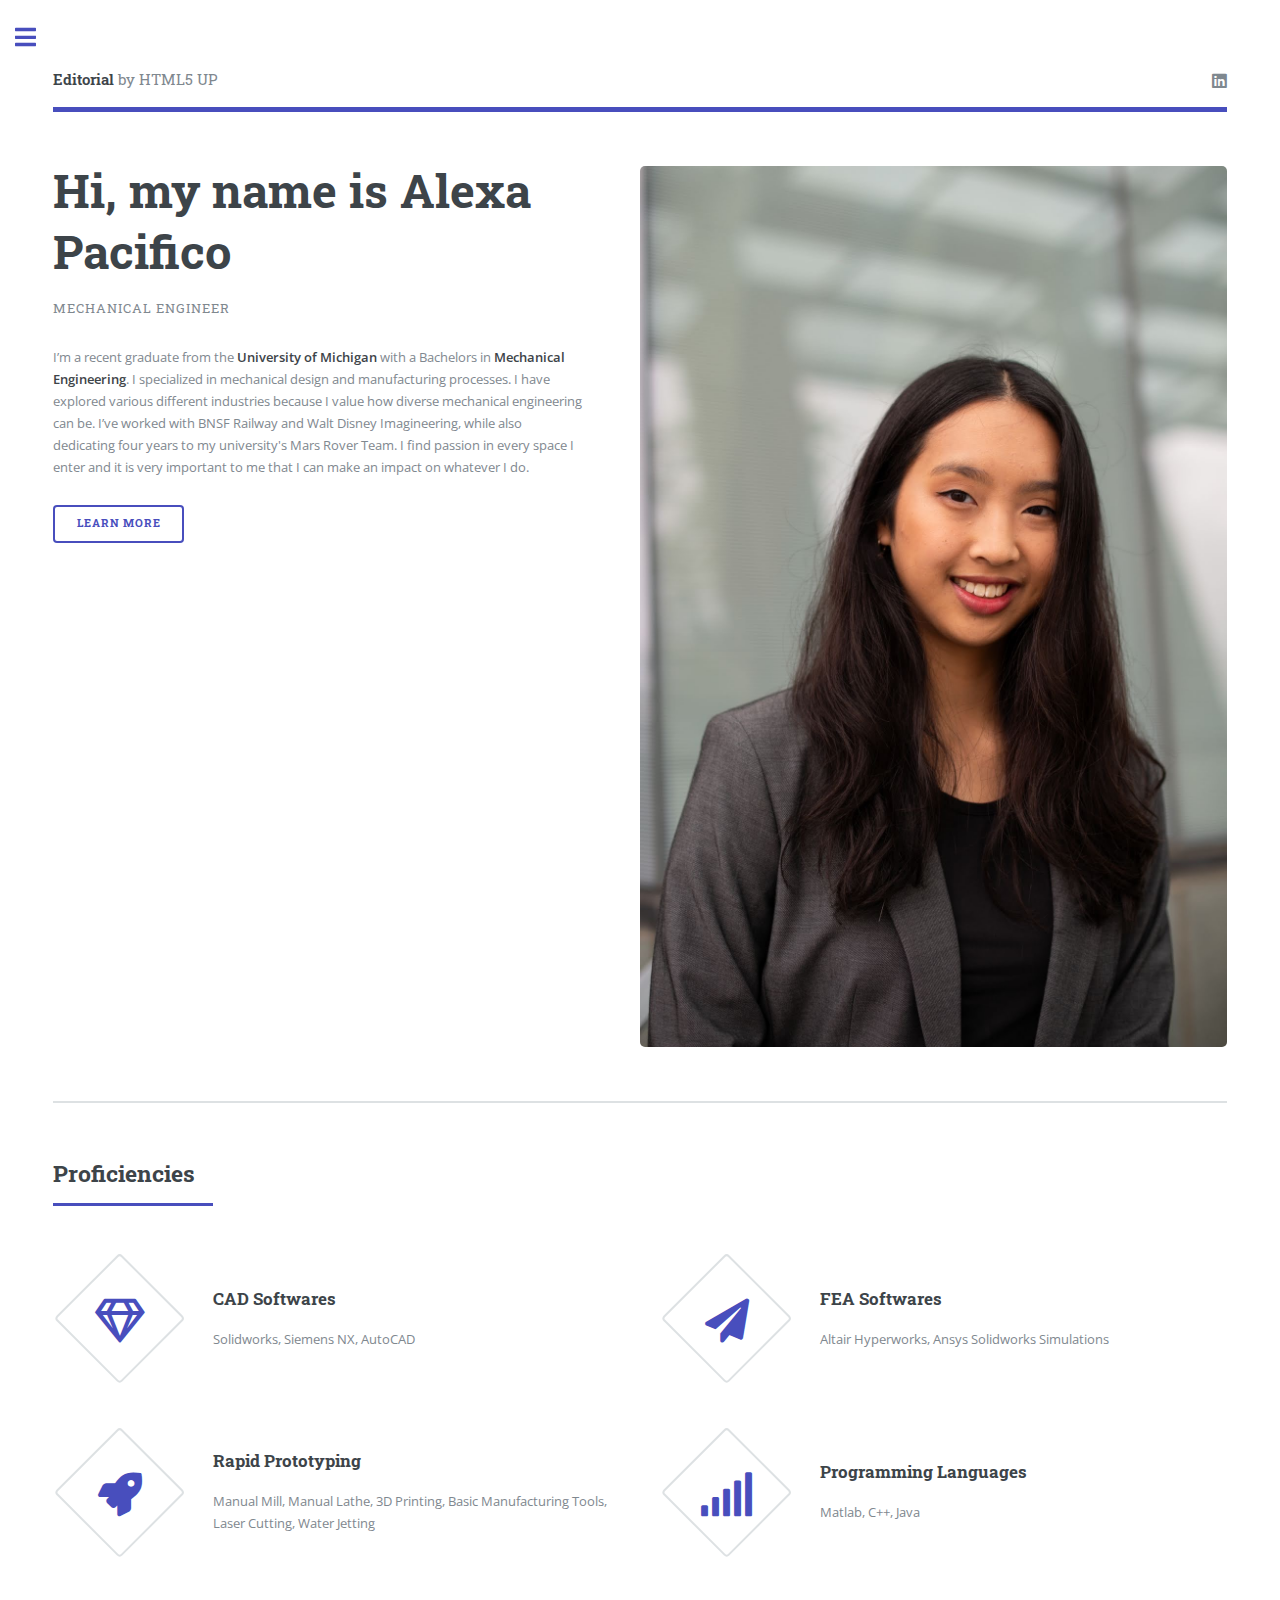
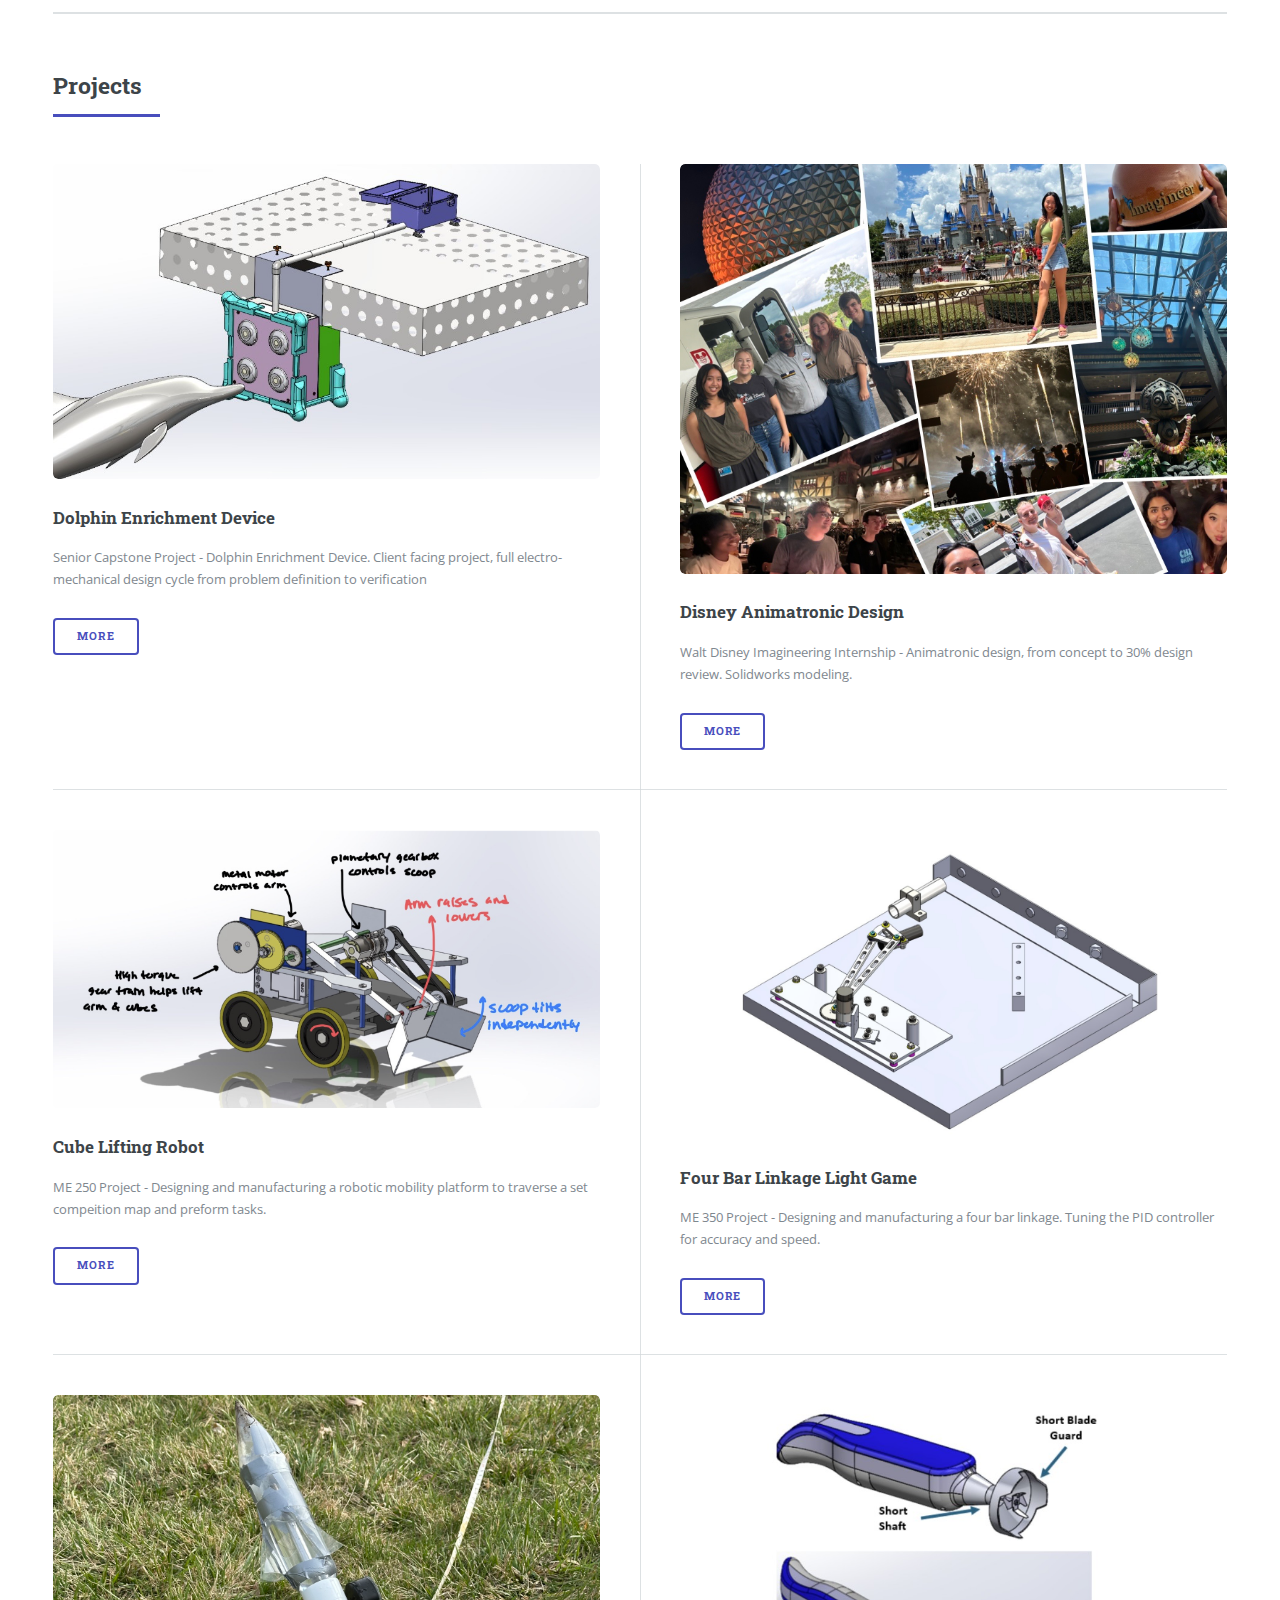
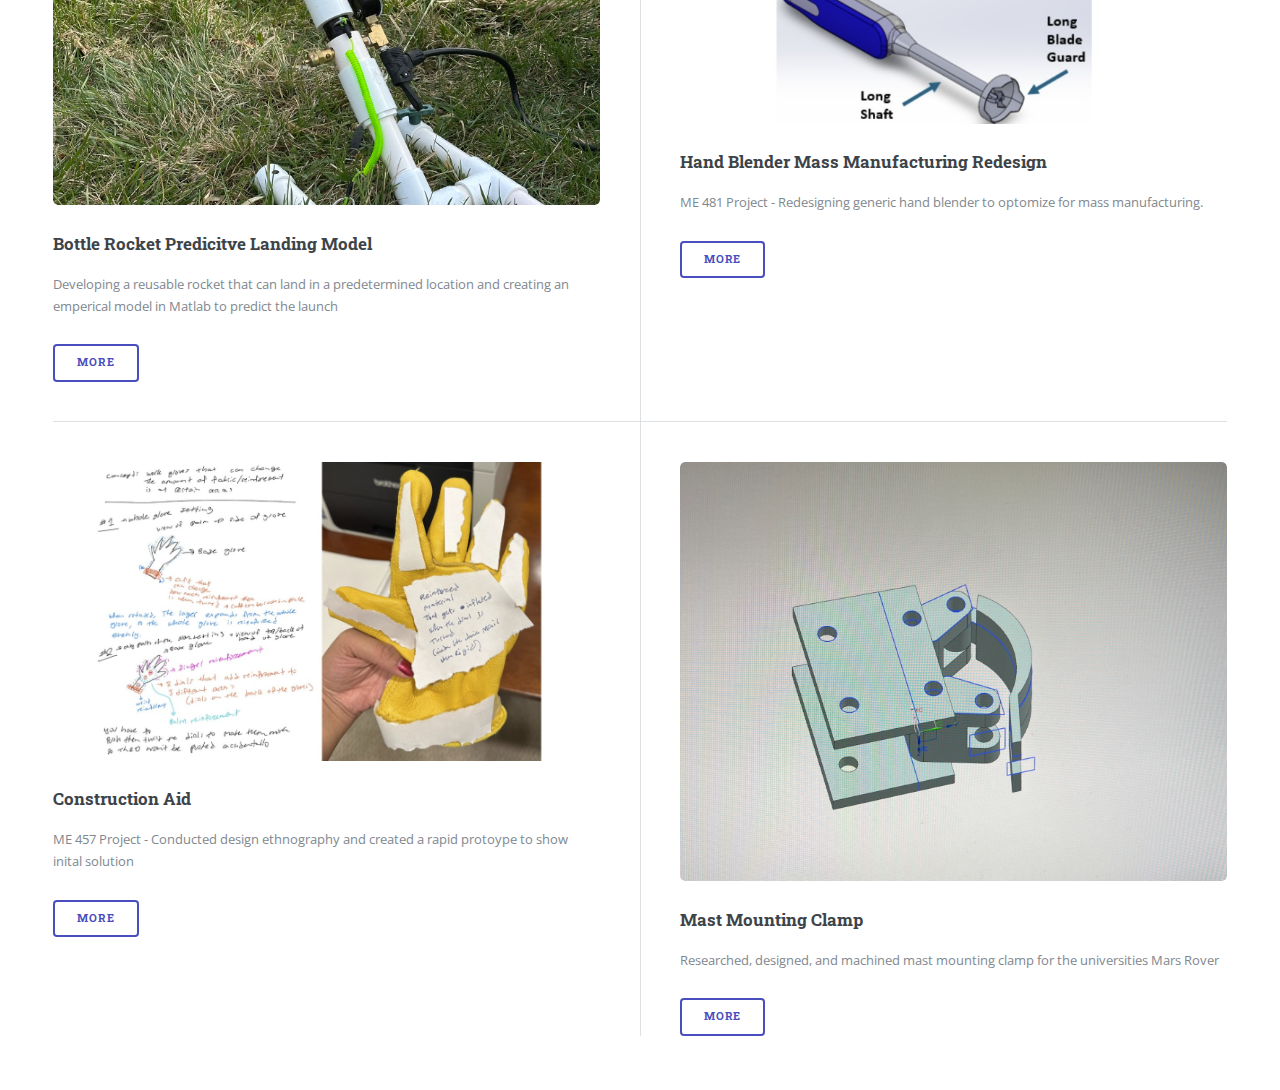
<file: index.html>
<!DOCTYPE HTML>
<!--
	Editorial by HTML5 UP 
	html5up.net | @ajlkn
	Free for personal and commercial use under the CCA 3.0 license (html5up.net/license)
-->
<html>
	<head>
		<title>Alexa's Portfolio - Homepage</title>
		<meta charset="utf-8" />
		<meta name="viewport" content="width=device-width, initial-scale=1, user-scalable=no" />
		<link rel="stylesheet" href="assets/css/main.css" />
	</head>
	<body class="is-preload">

		<!-- Wrapper -->
			<div id="wrapper">

				<!-- Main -->
					<div id="main">
						<div class="inner">

							<!-- Header -->
								<header id="header">
									<a href="index.html" class="logo"><strong>Editorial</strong> by HTML5 UP</a>
									<ul class="icons">
										<!--<li><a href="" class="icon brands fa-twitter"><span class="label">Twitter</span></a></li> -->
										<!-- <li><a href="#" class="icon brands fa-facebook-f"><span class="label">Facebook</span></a></li> -->
										<!-- <li><a href="#" class="icon brands fa-snapchat-ghost"><span class="label">Snapchat</span></a></li> -->
										<!-- <li><a href="#" class="icon brands fa-instagram"><span class="label">Instagram</span></a></li> -->
										<li><a href="https://www.linkedin.com/in/alexa-pacifico-399a3b176/" class="icon brands fa-linkedin"><span class="label">Medium</span></a></li>
									</ul>
								</header>

							<!-- Banner -->
								<section id="banner">
									<div class="content">
										<header>
											<h1>Hi, my name is Alexa Pacifico<br />
											</h1>
											<p>Mechanical Engineer</p>
										</header>
										<p>I’m a recent graduate from the <b>University of Michigan</b> with a Bachelors in <b>Mechanical Engineering</b>. I specialized in mechanical design and manufacturing processes. I have explored various different industries because I value how diverse mechanical engineering can be. I’ve worked with BNSF Railway and Walt Disney Imagineering, while also dedicating four years to my university's Mars Rover Team. I find passion in every space I enter and it is very important to me that I can make an impact on whatever I do. </p>
										<ul class="actions">
											<li><a href="#projects" class="button big">Learn More</a></li>
										</ul>
									</div>
									<span class="image object">
										<img src="images/headshot.jpg" alt="" />
									</span>
								</section>

							<!-- Section -->
								<section>
									<header class="major">
										<h2>Proficiencies</h2>
									</header>
									<div class="features">
										<article>

											<!-- change these icons -->
											<span class="icon fa-gem"></span>
											<div class="content">
												<h3>CAD Softwares</h3>
												<p>Solidworks, Siemens NX, AutoCAD</p>
											</div>
										</article>
										<article>
											<span class="icon solid fa-paper-plane"></span>
											<div class="content">
												<h3>FEA Softwares</h3>
												<p>Altair Hyperworks, Ansys Solidworks Simulations</p>
											</div>
										</article>
										<article>
											<span class="icon solid fa-rocket"></span>
											<div class="content">
												<h3>Rapid Prototyping</h3>
												<p>Manual Mill, Manual Lathe, 3D Printing, Basic Manufacturing Tools, Laser Cutting, Water Jetting</p>
											</div>
										</article>
										<article>
											<span class="icon solid fa-signal"></span>
											<div class="content">
												<h3>Programming Languages</h3>
												<p>Matlab, C++, Java</p>
											</div>
										</article>
									</div>
								</section>

							<!-- Section -->
								<section>
									<header class="major" id="projects">
										<h2>Projects</h2>
									</header>
									<div class="posts">
										<article>
											<a href="Dolphin.html" class="image"><img src="images/dolphin_CAD.jpg" alt="" /></a>
											<h3>Dolphin Enrichment Device</h3>
											<p>Senior Capstone Project - Dolphin Enrichment Device. Client facing project, full electro-mechanical design cycle from problem definition to verification </p>
											<ul class="actions">
												<li><a href="Dolphin.html" class="button">More</a></li>
											</ul>
										</article>
										<article>
											<a href="disney.html" class="image"><img src="images/disney_pic.jpg" alt="" /></a>
											<h3>Disney Animatronic Design</h3>
											<p>Walt Disney Imagineering Internship - Animatronic design, from concept to 30% design review. Solidworks modeling.</p>
											<ul class="actions">
												<li><a href="disney.html" class="button">More</a></li>
											</ul>
										</article>
										<article>
											<a href="250.html" class="image"><img src="images/250_marked_cad.png" alt="" /></a>
											<h3>Cube Lifting Robot</h3>
											<p>ME 250 Project - Designing and manufacturing a robotic mobility platform to traverse a set compeition map and preform tasks.</p>
											<ul class="actions">
												<li><a href="250.html" class="button">More</a></li>
											</ul>
										</article>
										<article>
											<a href="350.html" class="image"><img src="images/350_cad_iso.jpg" alt="" /></a>
											<h3>Four Bar Linkage Light Game</h3>
											<p>ME 350 Project - Designing and manufacturing a four bar linkage. Tuning the PID controller for accuracy and speed.</p>
											<ul class="actions">
												<li><a href="350.html" class="button">More</a></li>
											</ul>
										</article>
										<article>
											<a href="495.html" class="image"><img src="images/rocket.jpg" alt="" /></a>
											<h3>Bottle Rocket Predicitve Landing Model</h3>
											<p>Developing a reusable rocket that can land in a predetermined location and creating an emperical model in Matlab to predict the launch</p>
											<ul class="actions">
												<li><a href="495.html" class="button">More</a></li>
											</ul>
										</article>
										<article>
											<a href="blender.html" class="image"><img src="images/blender_compare.jpg" alt="" /></a>
											<h3>Hand Blender Mass Manufacturing Redesign</h3>
											<p>ME 481 Project - Redesigning generic hand blender to optomize for mass manufacturing. </p>
											<ul class="actions">
												<li><a href="blender.html" class="button">More</a></li>
											</ul>
										</article>
										<article>
											<a href="const.html" class="image"><img src="images/construction_aid.jpg" alt="" /></a>
											<h3>Construction Aid</h3>
											<p>ME 457 Project - Conducted design ethnography and created a rapid protoype to show inital solution</p>
											<ul class="actions">
												<li><a href="const.html" class="button">More</a></li>
											</ul>
										</article>
										<article>
											<a href="mrover.html" class="image"><img src="images/clamp_cad.jpg" alt="" /></a>
											<h3>Mast Mounting Clamp</h3>
											<p>Researched, designed, and machined mast mounting clamp for the universities Mars Rover </p>
											<ul class="actions">
												<li><a href="mrover.html" class="button">More</a></li>
											</ul>
										</article>
									</div>
								</section>

						</div>
					</div>

				<!-- Sidebar -->
					<div id="sidebar">
						<div class="inner">

							<!-- Search -->
								<section id="search" class="alt">
									<form method="post" action="#">
										<input type="text" name="query" id="query" placeholder="Search" />
									</form>
								</section>

							<!-- Menu -->
								<nav id="menu">
									<header class="major">
										<h2>Menu</h2>
									</header>
									<ul>
										<li><a href="index.html">Homepage</a></li>
										
										<li>
											<span class="opener">Projects</span>
											<ul>
												<li><a href="Dolphin.html">Dolphin Enrichment Device</a></li>
												<li><a href="disney.html">Disney Animatronic Design</a></li>
												<li><a href="250.html">Cube Lifting Robot</a></li>
												<li><a href="350.html">Four Bar Linkage Light Game</a></li>
												<li><a href="495.html">Bottle Rocket Predicitve Landing Design</a></li>
												<li><a href="blender.html">Hand Blender Manufacturing Redesign</a></li>
												<li><a href="const.html">Construction Aid</a></li>
												<li><a href="mrover.html">Mast Mounting Clamp</a></li>
											</ul>
										</li>
										<!-- <li><a href="generic.html">Generic</a></li> -->
										<!-- <li><a href="elements.html">Elements</a></li> -->
										<li><a href="resume.html">Resume</a></li>
										<li>
										
									</ul>
								</nav>

							<!-- Section -->
								<section>
									<header class="major">
										<h2>Highlights</h2>
									</header>
									<div class="mini-posts">
										<article>
											<a href="Dolphin.html" class="image"><img src="images/dolphin_CAD.jpg" alt="" /></a>
											<p> <b>Senior Capstone Project - Dolphin Enrichment Device.</b> Client facing project, full electro-mechanical design cycle from problem definition to verification 
											</p>
											
										</article>
										<article>
											<a href="disney.html" class="image"><img src="images/disney_pic.jpg" alt="" /></a>
											<p><b>Walt Disney Imagineering Internship </b> Animatronic design, from concept to 30% design review. Solidworks modeling.</p>
										</article>
										<article>
											<a href="495.html" class="image"><img src="images/rocket_body.jpg" alt="" /></a>
											<p><b>Bottle Rocket</b> developing a reusable rocket that can land in a predetermined location and creating an emperical model in Matlab to predict the launch</p>
										</article>
									</div>
									<ul class="actions">
										<li><a href="#projects" class="button">More</a></li>
									</ul>
								</section>

							<!-- Section -->
								<section>
									<header class="major">
										<h2>Get in touch</h2>
									</header>
									<p>I am currently open to work and would love to hear about any opportunities. Please do not hesitate to reach out!</p>
									<ul class="contact">
										<li class="icon solid fa-home">Currently based in Austin, Tx<br />
										<li class="icon solid fa-envelope"><a href="mailto:https://mail.google.com/mail/?view=cm&fs=1&to=alexapacifico@gmail.com&su=subject_here&body=body_here">alexapacifico@gmail.com</a></li>
										<li class="icon solid fa-phone">(734) 330 - 3423</li>
										
									</ul>
								</section>

							<!-- Footer -->
								<footer id="footer">
									<p class="copyright">&copy; Untitled. All rights reserved. Demo Images: <a href="https://unsplash.com">Unsplash</a>. Design: <a href="https://html5up.net">HTML5 UP</a>.</p>
								</footer>

						</div>
					</div>

			</div>

		<!-- Scripts -->
			<script src="assets/js/jquery.min.js"></script>
			<script src="assets/js/browser.min.js"></script>
			<script src="assets/js/breakpoints.min.js"></script>
			<script src="assets/js/util.js"></script>
			<script src="assets/js/main.js"></script>

	</body>
</html>
</file>
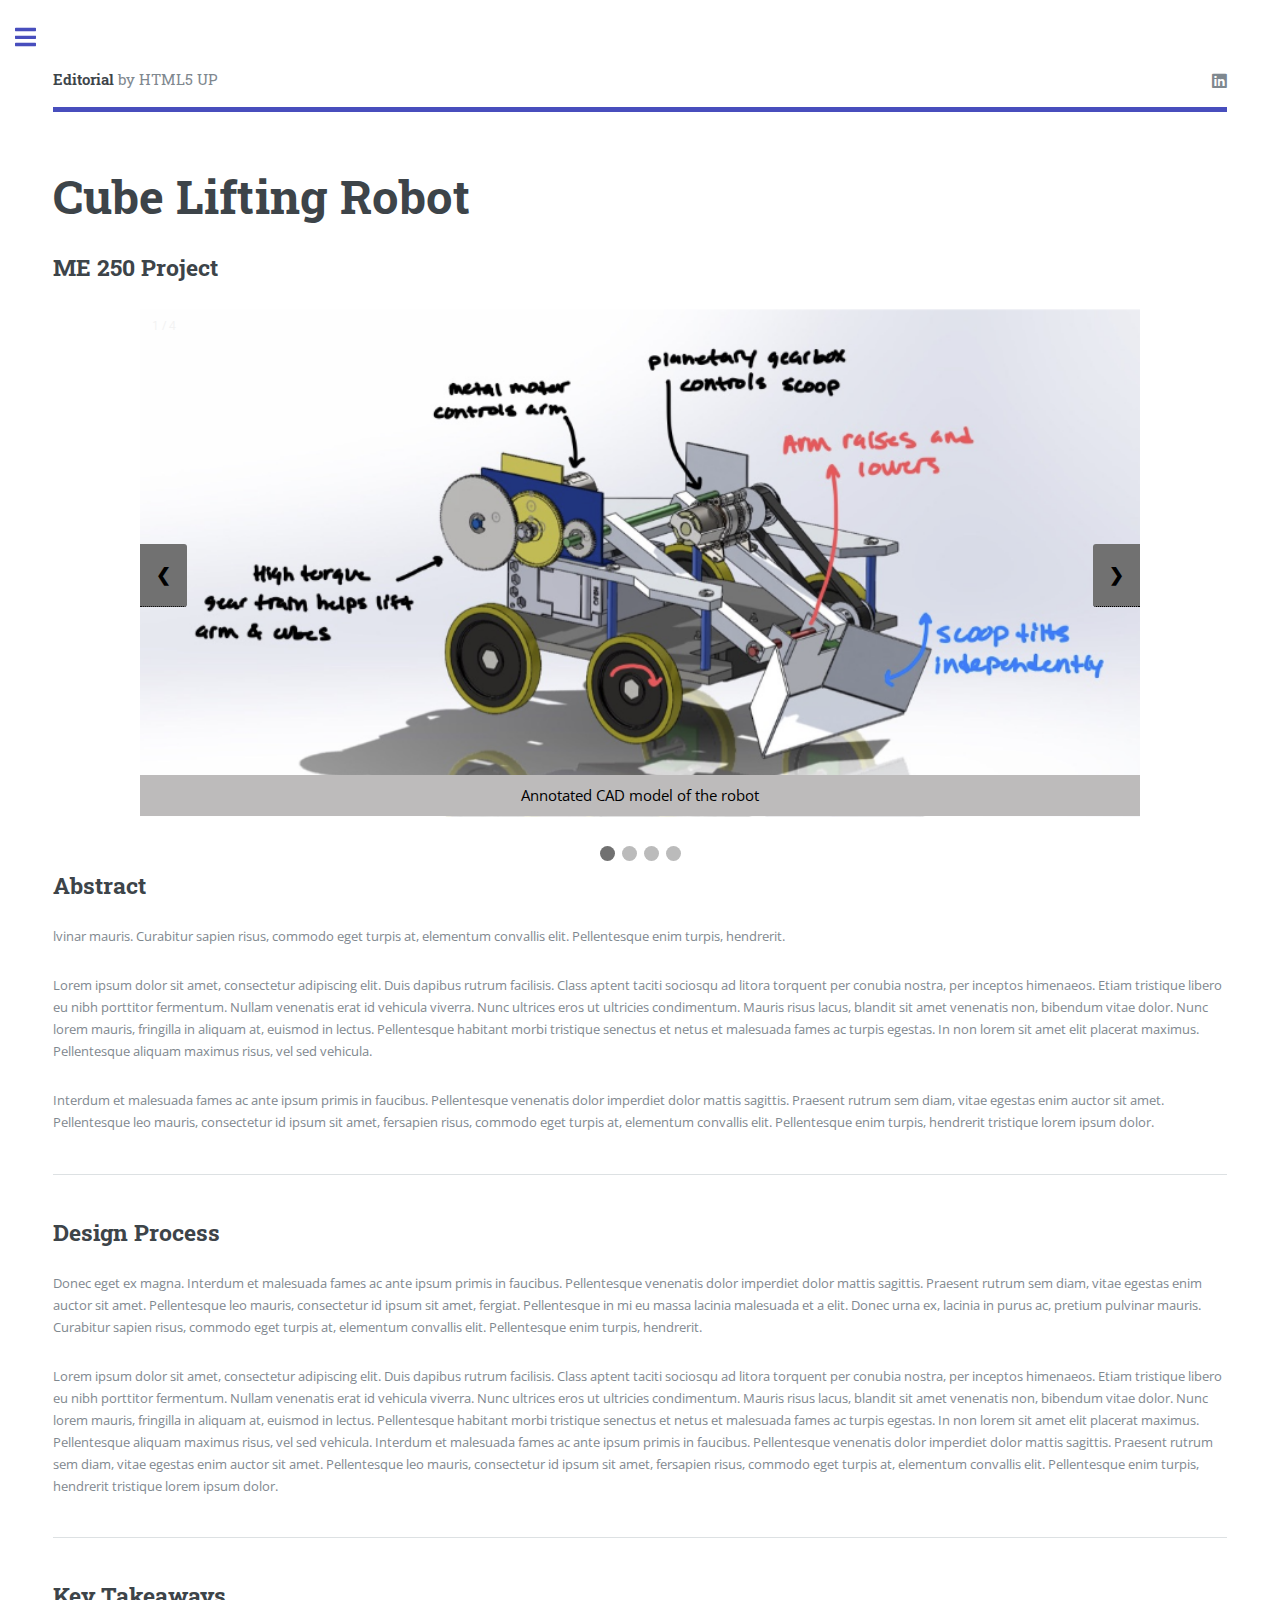
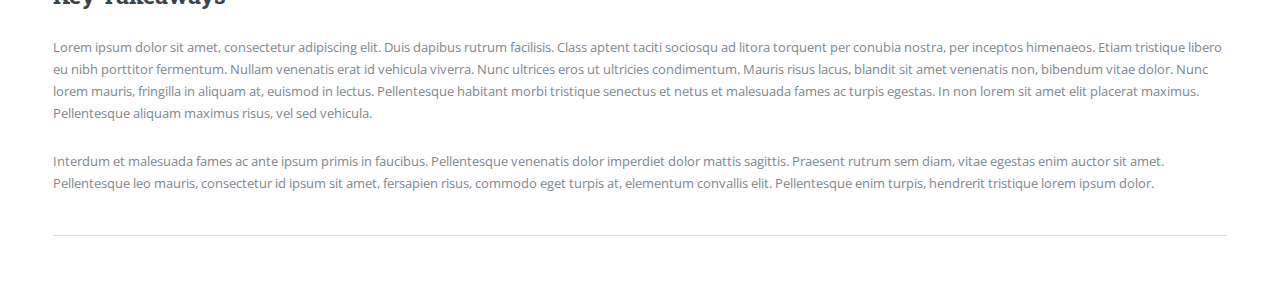
<file: 250.html>
<!DOCTYPE HTML>
<!--
	Editorial by HTML5 UP
	html5up.net | @ajlkn
	Free for personal and commercial use under the CCA 3.0 license (html5up.net/license)
-->
<html>
	<head>
		<title>Dolphin Enrichment Device</title>
		<meta charset="utf-8" />
		<meta name="viewport" content="width=device-width, initial-scale=1, user-scalable=no" />
		<link rel="stylesheet" href="assets/css/main.css" />
	</head>
	<body class="is-preload">

		<!-- Wrapper -->
			<div id="wrapper">

				<!-- Main -->
					<div id="main">
						<div class="inner">

							<!-- Header -->
								<header id="header">
									<a href="index.html" class="logo"><strong>Editorial</strong> by HTML5 UP</a>
									<ul class="icons">
										<!--<li><a href="" class="icon brands fa-twitter"><span class="label">Twitter</span></a></li> -->
										<!-- <li><a href="#" class="icon brands fa-facebook-f"><span class="label">Facebook</span></a></li> -->
										<!-- <li><a href="#" class="icon brands fa-snapchat-ghost"><span class="label">Snapchat</span></a></li> -->
										<!-- <li><a href="#" class="icon brands fa-instagram"><span class="label">Instagram</span></a></li> -->
										<li><a href="https://www.youtube.com/watch?v=xvFZjo5PgG0&list=RDxvFZjo5PgG0&start_radio=1" class="icon brands fa-linkedin"><span class="label">Medium</span></a></li>
									</ul>
								</header>

							<!-- Content -->
								<section>
									<header class="main">
										<h1>Cube Lifting Robot</h1>
                                        <h2>ME 250 Project</h2>
									</header>

									<!-- <span class="image main"><img src="images/pic11.jpg" alt="" /></span> -->
									<!-- Slideshow container -->
									<div class="slideshow-container">

									<!-- Full-width images with number and caption text -->
									<div class="mySlides fade">
										<div class="numbertext">1 / 4</div>
										<img src="images/250_marked_cad.png" style="width:100%">
										<div class="text">Annotated CAD model of the robot</div>
									</div>

									<div class="mySlides fade">
										<div class="numbertext">2 / 4</div>
										<img src="images/250_physical.jpg" style="width:60%">
										<div class="text">Physical Prototype during testing</div>
									</div>

									<div class="mySlides fade">
										<div class="numbertext">3 / 4</div>
										<img src="images/250_testing.jpg" style="width:50%">
										<div class="text">Preliminary Prototype to test for wheel traction</div>
									</div>

									<div class="mySlides fade">
										<div class="numbertext">4 / 4</div>
										<img src="images/pic03.jpg" style="width:100%">
										<div class="text">add video later</div>
									</div>

									<!-- Next and previous buttons -->
									<a class="prev" onclick="plusSlides(-1)">&#10094;</a>
									<a class="next" onclick="plusSlides(1)">&#10095;</a>
									</div>
									<br>

									<!-- The dots/circles -->
									<div style="text-align:center">
									<span class="dot" onclick="currentSlide(1)"></span>
									<span class="dot" onclick="currentSlide(2)"></span>
									<span class="dot" onclick="currentSlide(3)"></span>
									<span class="dot" onclick="currentSlide(4)"></span>
									</div>




									<h2>Abstract</h2>
									<p>lvinar mauris. Curabitur sapien risus, commodo eget turpis at, elementum convallis elit. Pellentesque enim turpis, hendrerit.</p>
									<p>Lorem ipsum dolor sit amet, consectetur adipiscing elit. Duis dapibus rutrum facilisis. Class aptent taciti sociosqu ad litora torquent per conubia nostra, per inceptos himenaeos. Etiam tristique libero eu nibh porttitor fermentum. Nullam venenatis erat id vehicula viverra. Nunc ultrices eros ut ultricies condimentum. Mauris risus lacus, blandit sit amet venenatis non, bibendum vitae dolor. Nunc lorem mauris, fringilla in aliquam at, euismod in lectus. Pellentesque habitant morbi tristique senectus et netus et malesuada fames ac turpis egestas. In non lorem sit amet elit placerat maximus. Pellentesque aliquam maximus risus, vel sed vehicula.</p>
									<p>Interdum et malesuada fames ac ante ipsum primis in faucibus. Pellentesque venenatis dolor imperdiet dolor mattis sagittis. Praesent rutrum sem diam, vitae egestas enim auctor sit amet. Pellentesque leo mauris, consectetur id ipsum sit amet, fersapien risus, commodo eget turpis at, elementum convallis elit. Pellentesque enim turpis, hendrerit tristique lorem ipsum dolor.</p>

									<hr class="major" />

									<h2>Design Process</h2>
									<p>Donec eget ex magna. Interdum et malesuada fames ac ante ipsum primis in faucibus. Pellentesque venenatis dolor imperdiet dolor mattis sagittis. Praesent rutrum sem diam, vitae egestas enim auctor sit amet. Pellentesque leo mauris, consectetur id ipsum sit amet, fergiat. Pellentesque in mi eu massa lacinia malesuada et a elit. Donec urna ex, lacinia in purus ac, pretium pulvinar mauris. Curabitur sapien risus, commodo eget turpis at, elementum convallis elit. Pellentesque enim turpis, hendrerit.</p>
									<p>Lorem ipsum dolor sit amet, consectetur adipiscing elit. Duis dapibus rutrum facilisis. Class aptent taciti sociosqu ad litora torquent per conubia nostra, per inceptos himenaeos. Etiam tristique libero eu nibh porttitor fermentum. Nullam venenatis erat id vehicula viverra. Nunc ultrices eros ut ultricies condimentum. Mauris risus lacus, blandit sit amet venenatis non, bibendum vitae dolor. Nunc lorem mauris, fringilla in aliquam at, euismod in lectus. Pellentesque habitant morbi tristique senectus et netus et malesuada fames ac turpis egestas. In non lorem sit amet elit placerat maximus. Pellentesque aliquam maximus risus, vel sed vehicula. Interdum et malesuada fames ac ante ipsum primis in faucibus. Pellentesque venenatis dolor imperdiet dolor mattis sagittis. Praesent rutrum sem diam, vitae egestas enim auctor sit amet. Pellentesque leo mauris, consectetur id ipsum sit amet, fersapien risus, commodo eget turpis at, elementum convallis elit. Pellentesque enim turpis, hendrerit tristique lorem ipsum dolor.</p>

									<hr class="major" />

									<h2>Key Takeaways</h2>
									<p>Lorem ipsum dolor sit amet, consectetur adipiscing elit. Duis dapibus rutrum facilisis. Class aptent taciti sociosqu ad litora torquent per conubia nostra, per inceptos himenaeos. Etiam tristique libero eu nibh porttitor fermentum. Nullam venenatis erat id vehicula viverra. Nunc ultrices eros ut ultricies condimentum. Mauris risus lacus, blandit sit amet venenatis non, bibendum vitae dolor. Nunc lorem mauris, fringilla in aliquam at, euismod in lectus. Pellentesque habitant morbi tristique senectus et netus et malesuada fames ac turpis egestas. In non lorem sit amet elit placerat maximus. Pellentesque aliquam maximus risus, vel sed vehicula.</p>
									<p>Interdum et malesuada fames ac ante ipsum primis in faucibus. Pellentesque venenatis dolor imperdiet dolor mattis sagittis. Praesent rutrum sem diam, vitae egestas enim auctor sit amet. Pellentesque leo mauris, consectetur id ipsum sit amet, fersapien risus, commodo eget turpis at, elementum convallis elit. Pellentesque enim turpis, hendrerit tristique lorem ipsum dolor.</p>

									<hr class="major" />
<!-- 
									<h2>Lorem aliquam bibendum</h2>
									<p>Donec eget ex magna. Interdum et malesuada fames ac ante ipsum primis in faucibus. Pellentesque venenatis dolor imperdiet dolor mattis sagittis. Praesent rutrum sem diam, vitae egestas enim auctor sit amet. Pellentesque leo mauris, consectetur id ipsum sit amet, fergiat. Pellentesque in mi eu massa lacinia malesuada et a elit. Donec urna ex, lacinia in purus ac, pretium pulvinar mauris. Curabitur sapien risus, commodo eget turpis at, elementum convallis elit. Pellentesque enim turpis, hendrerit.</p>
									<p>Lorem ipsum dolor sit amet, consectetur adipiscing elit. Duis dapibus rutrum facilisis. Class aptent taciti sociosqu ad litora torquent per conubia nostra, per inceptos himenaeos. Etiam tristique libero eu nibh porttitor fermentum. Nullam venenatis erat id vehicula viverra. Nunc ultrices eros ut ultricies condimentum. Mauris risus lacus, blandit sit amet venenatis non, bibendum vitae dolor. Nunc lorem mauris, fringilla in aliquam at, euismod in lectus. Pellentesque habitant morbi tristique senectus et netus et malesuada fames ac turpis egestas. In non lorem sit amet elit placerat maximus. Pellentesque aliquam maximus risus, vel sed vehicula.</p> -->

								</section>

						</div>
					</div>

						<!-- Sidebar -->
					<div id="sidebar">
						<div class="inner">

							<!-- Search -->
								<section id="search" class="alt">
									<form method="post" action="#">
										<input type="text" name="query" id="query" placeholder="Search" />
									</form>
								</section>

							<!-- Menu -->
								<nav id="menu">
									<header class="major">
										<h2>Menu</h2>
									</header>
									<ul>
										<li><a href="index.html">Homepage</a></li>
										
										<li>
											<span class="opener">Projects</span>
											<ul>
												<li><a href="Dolphin.html">Dolphin Enrichment Device</a></li>
												<li><a href="disney.html">Disney Animatronic Design</a></li>
												<li><a href="250.html">Cube Lifting Robot</a></li>
												<li><a href="350.html">Four Bar Linkage Light Game</a></li>
												<li><a href="495.html">Bottle Rocket Predicitve Landing Design</a></li>
												<li><a href="blender.html">Hand Blender Manufacturing Redesign</a></li>
												<li><a href="const.html">Construction Aid</a></li>
												<li><a href="mrover.html">Mast Mounting Clamp</a></li>
											</ul>
										</li>
										<li><a href="generic.html">Generic</a></li>
										<li><a href="elements.html">Elements</a></li>
										<li>
										
									</ul>
								</nav>

							<!-- Section -->
								<section>
									<header class="major">
										<h2>Highlights</h2>
									</header>
									<div class="mini-posts">
										<article>
											<a href="Dolphin.html" class="image"><img src="images/dolphin_CAD.jpg" alt="" /></a>
											<p> <b>Senior Capstone Project - Dolphin Enrichment Device.</b> Client facing project, full electro-mechanical design cycle from problem definition to verification 
											</p>
											
										</article>
										<article>
											<a href="disney.html" class="image"><img src="images/disney_pic.jpg" alt="" /></a>
											<p><b>Walt Disney Imagineering Internship </b> Animatronic design, from concept to 30% design review. Solidworks modeling.</p>
										</article>
										<article>
											<a href="495.html" class="image"><img src="images/rocket_body.jpg" alt="" /></a>
											<p><b>Bottle Rocket</b> developing a reusable rocket that can land in a predetermined location and creating an emperical model in Matlab to predict the launch</p>
										</article>
									</div>
									<ul class="actions">
										<li><a href="#projects" class="button">More</a></li>
									</ul>
								</section>

							<!-- Section -->
								<section>
									<header class="major">
										<h2>Get in touch</h2>
									</header>
									<p>I am currently open to work and would love to hear about any opportunities. Please do not hesitate to reach out!</p>
									<ul class="contact">
										<li class="icon solid fa-home">Currently based in Austin, Tx<br />
										<li class="icon solid fa-envelope"><a href="mailto:https://mail.google.com/mail/?view=cm&fs=1&to=alexapacifico@gmail.com&su=subject_here&body=body_here">alexapacifico@gmail.com</a></li>
										<li class="icon solid fa-phone">(734) 330 - 3423</li>
										
									</ul>
								</section>
							<!-- Footer -->
								<footer id="footer">
									<p class="copyright">&copy; Untitled. All rights reserved. Demo Images: <a href="https://unsplash.com">Unsplash</a>. Design: <a href="https://html5up.net">HTML5 UP</a>.</p>
								</footer>

						</div>
					</div>

			</div>

		<!-- Scripts -->
			<script src="assets/js/jquery.min.js"></script>
			<script src="assets/js/browser.min.js"></script>
			<script src="assets/js/breakpoints.min.js"></script>
			<script src="assets/js/util.js"></script>
			<script src="assets/js/main.js"></script>

	</body>
</html>
</file>
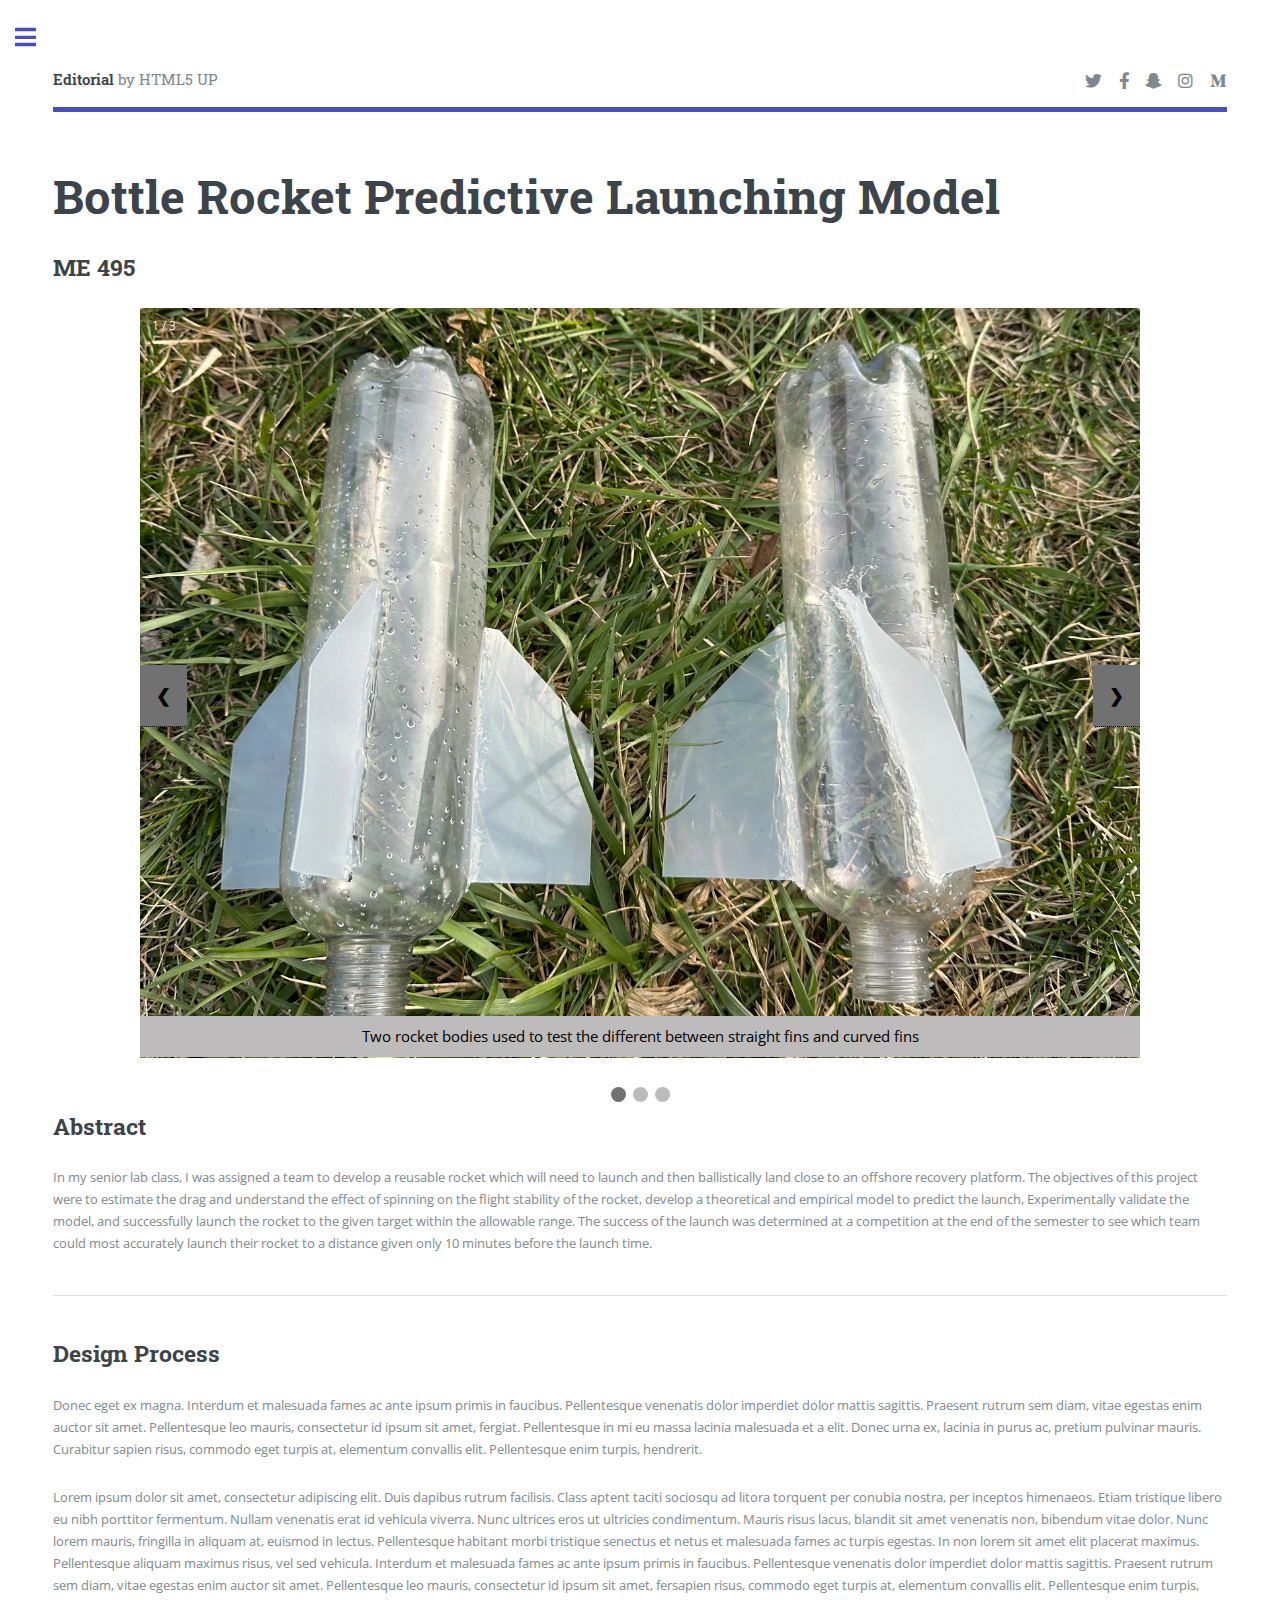
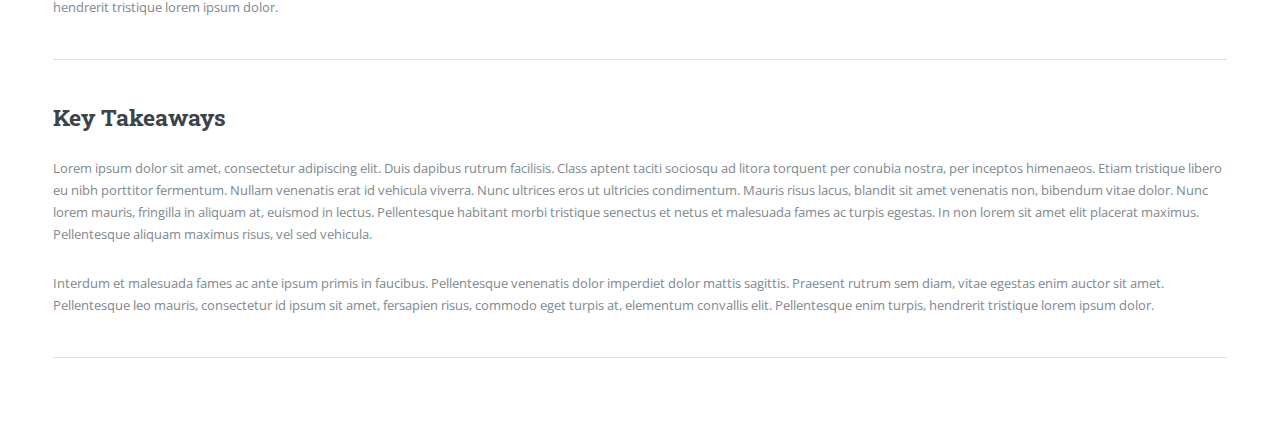
<file: 495.html>
<!DOCTYPE HTML>
<!--
	Editorial by HTML5 UP
	html5up.net | @ajlkn
	Free for personal and commercial use under the CCA 3.0 license (html5up.net/license)
-->
<html>
	<head>
		<title>Dolphin Enrichment Device</title>
		<meta charset="utf-8" />
		<meta name="viewport" content="width=device-width, initial-scale=1, user-scalable=no" />
		<link rel="stylesheet" href="assets/css/main.css" />
	</head>
	<body class="is-preload">

		<!-- Wrapper -->
			<div id="wrapper">

				<!-- Main -->
					<div id="main">
						<div class="inner">

							<!-- Header -->
								<header id="header">
									<a href="index.html" class="logo"><strong>Editorial</strong> by HTML5 UP</a>
									<ul class="icons">
										<li><a href="#" class="icon brands fa-twitter"><span class="label">Twitter</span></a></li>
										<li><a href="#" class="icon brands fa-facebook-f"><span class="label">Facebook</span></a></li>
										<li><a href="#" class="icon brands fa-snapchat-ghost"><span class="label">Snapchat</span></a></li>
										<li><a href="#" class="icon brands fa-instagram"><span class="label">Instagram</span></a></li>
										<li><a href="#" class="icon brands fa-medium-m"><span class="label">Medium</span></a></li>
									</ul>
								</header>

							<!-- Content -->
								<section>
									<header class="main">
										<h1>Bottle Rocket Predictive Launching Model</h1>
										<h2>ME 495</h2>
									</header>

									<!-- <span class="image main"><img src="images/pic11.jpg" alt="" /></span> -->
									<!-- Slideshow container -->
									<div class="slideshow-container">

									<!-- Full-width images with number and caption text -->
									<div class="mySlides fade">
										<div class="numbertext">1 / 3</div>
										<img src="images/rocket_body.jpg" style="width:100%">
										<div class="text">Two rocket bodies used to test the different between straight fins and curved fins</div>
									</div>

									<div class="mySlides fade">
										<div class="numbertext">2 / 3</div>
										<img src="images/IMG_1934.jpg" style="width: 50%">
										<div class="text">Our final design in the launching set up</div>
									</div>

									<div class="mySlides fade">
										<div class="numbertext">3 / 3</div>
										<img src="images/495_rocket_diagram.png" style="width:50%">
										<div class="text">Diagram of the different phases we modeled</div>
									</div>

									

									<!-- Next and previous buttons -->
									<a class="prev" onclick="plusSlides(-1)">&#10094;</a>
									<a class="next" onclick="plusSlides(1)">&#10095;</a>
									</div>
									<br>

									<!-- The dots/circles -->
									<div style="text-align:center">
									<span class="dot" onclick="currentSlide(1)"></span>
									<span class="dot" onclick="currentSlide(2)"></span>
									<span class="dot" onclick="currentSlide(3)"></span>
									
									</div>




									<h2>Abstract</h2>
									<p>In my senior lab class, I was assigned a team to develop a reusable rocket which will need to launch and then ballistically land close to an offshore recovery platform.
                                    The objectives of this project were to estimate the drag  and understand the effect of spinning on the flight stability of the rocket, develop a theoretical and empirical  model to predict the launch, Experimentally validate the model, and successfully launch the rocket to the given target within the allowable range. The success of the launch was determined at a competition at the end of the semester to see which team could most accurately launch their rocket to a distance given only 10 minutes before the launch time.
                                    </p>

									<hr class="major" />

									<h2>Design Process</h2>
									<p>Donec eget ex magna. Interdum et malesuada fames ac ante ipsum primis in faucibus. Pellentesque venenatis dolor imperdiet dolor mattis sagittis. Praesent rutrum sem diam, vitae egestas enim auctor sit amet. Pellentesque leo mauris, consectetur id ipsum sit amet, fergiat. Pellentesque in mi eu massa lacinia malesuada et a elit. Donec urna ex, lacinia in purus ac, pretium pulvinar mauris. Curabitur sapien risus, commodo eget turpis at, elementum convallis elit. Pellentesque enim turpis, hendrerit.</p>
									<p>Lorem ipsum dolor sit amet, consectetur adipiscing elit. Duis dapibus rutrum facilisis. Class aptent taciti sociosqu ad litora torquent per conubia nostra, per inceptos himenaeos. Etiam tristique libero eu nibh porttitor fermentum. Nullam venenatis erat id vehicula viverra. Nunc ultrices eros ut ultricies condimentum. Mauris risus lacus, blandit sit amet venenatis non, bibendum vitae dolor. Nunc lorem mauris, fringilla in aliquam at, euismod in lectus. Pellentesque habitant morbi tristique senectus et netus et malesuada fames ac turpis egestas. In non lorem sit amet elit placerat maximus. Pellentesque aliquam maximus risus, vel sed vehicula. Interdum et malesuada fames ac ante ipsum primis in faucibus. Pellentesque venenatis dolor imperdiet dolor mattis sagittis. Praesent rutrum sem diam, vitae egestas enim auctor sit amet. Pellentesque leo mauris, consectetur id ipsum sit amet, fersapien risus, commodo eget turpis at, elementum convallis elit. Pellentesque enim turpis, hendrerit tristique lorem ipsum dolor.</p>

									<hr class="major" />

									<h2>Key Takeaways</h2>
									<p>Lorem ipsum dolor sit amet, consectetur adipiscing elit. Duis dapibus rutrum facilisis. Class aptent taciti sociosqu ad litora torquent per conubia nostra, per inceptos himenaeos. Etiam tristique libero eu nibh porttitor fermentum. Nullam venenatis erat id vehicula viverra. Nunc ultrices eros ut ultricies condimentum. Mauris risus lacus, blandit sit amet venenatis non, bibendum vitae dolor. Nunc lorem mauris, fringilla in aliquam at, euismod in lectus. Pellentesque habitant morbi tristique senectus et netus et malesuada fames ac turpis egestas. In non lorem sit amet elit placerat maximus. Pellentesque aliquam maximus risus, vel sed vehicula.</p>
									<p>Interdum et malesuada fames ac ante ipsum primis in faucibus. Pellentesque venenatis dolor imperdiet dolor mattis sagittis. Praesent rutrum sem diam, vitae egestas enim auctor sit amet. Pellentesque leo mauris, consectetur id ipsum sit amet, fersapien risus, commodo eget turpis at, elementum convallis elit. Pellentesque enim turpis, hendrerit tristique lorem ipsum dolor.</p>

									<hr class="major" />

									<!-- <h2>Lorem aliquam bibendum</h2>
									<p>Donec eget ex magna. Interdum et malesuada fames ac ante ipsum primis in faucibus. Pellentesque venenatis dolor imperdiet dolor mattis sagittis. Praesent rutrum sem diam, vitae egestas enim auctor sit amet. Pellentesque leo mauris, consectetur id ipsum sit amet, fergiat. Pellentesque in mi eu massa lacinia malesuada et a elit. Donec urna ex, lacinia in purus ac, pretium pulvinar mauris. Curabitur sapien risus, commodo eget turpis at, elementum convallis elit. Pellentesque enim turpis, hendrerit.</p>
									<p>Lorem ipsum dolor sit amet, consectetur adipiscing elit. Duis dapibus rutrum facilisis. Class aptent taciti sociosqu ad litora torquent per conubia nostra, per inceptos himenaeos. Etiam tristique libero eu nibh porttitor fermentum. Nullam venenatis erat id vehicula viverra. Nunc ultrices eros ut ultricies condimentum. Mauris risus lacus, blandit sit amet venenatis non, bibendum vitae dolor. Nunc lorem mauris, fringilla in aliquam at, euismod in lectus. Pellentesque habitant morbi tristique senectus et netus et malesuada fames ac turpis egestas. In non lorem sit amet elit placerat maximus. Pellentesque aliquam maximus risus, vel sed vehicula.</p> -->

								</section>

						</div>
					</div>

						<!-- Sidebar -->
					<div id="sidebar">
						<div class="inner">

							<!-- Search -->
								<section id="search" class="alt">
									<form method="post" action="#">
										<input type="text" name="query" id="query" placeholder="Search" />
									</form>
								</section>

							<!-- Menu -->
								<nav id="menu">
									<header class="major">
										<h2>Menu</h2>
									</header>
									<ul>
										<li><a href="index.html">Homepage</a></li>
										
										<li>
											<span class="opener">Projects</span>
											<ul>
												<li><a href="Dolphin.html">Dolphin Enrichment Device</a></li>
												<li><a href="disney.html">Disney Animatronic Design</a></li>
												<li><a href="250.html">Cube Lifting Robot</a></li>
												<li><a href="350.html">Four Bar Linkage Light Game</a></li>
												<li><a href="495.html">Bottle Rocket Predicitve Landing Design</a></li>
												<li><a href="blender.html">Hand Blender Manufacturing Redesign</a></li>
												<li><a href="const.html">Construction Aid</a></li>
												<li><a href="mrover.html">Mast Mounting Clamp</a></li>
											</ul>
										</li>
										<li><a href="generic.html">Generic</a></li>
										<li><a href="elements.html">Elements</a></li>
										<li>
										
									</ul>
								</nav>

							<!-- Section -->
								<section>
									<header class="major">
										<h2>Highlights</h2>
									</header>
									<div class="mini-posts">
										<article>
											<a href="Dolphin.html" class="image"><img src="images/dolphin_CAD.jpg" alt="" /></a>
											<p> <b>Senior Capstone Project - Dolphin Enrichment Device.</b> Client facing project, full electro-mechanical design cycle from problem definition to verification 
											</p>
											
										</article>
										<article>
											<a href="disney.html" class="image"><img src="images/disney_pic.jpg" alt="" /></a>
											<p><b>Walt Disney Imagineering Internship </b> Animatronic design, from concept to 30% design review. Solidworks modeling.</p>
										</article>
										<article>
											<a href="495.html" class="image"><img src="images/rocket_body.jpg" alt="" /></a>
											<p><b>Bottle Rocket</b> developing a reusable rocket that can land in a predetermined location and creating an emperical model in Matlab to predict the launch</p>
										</article>
									</div>
									<ul class="actions">
										<li><a href="#projects" class="button">More</a></li>
									</ul>
								</section>

							<!-- Section -->
								<section>
									<header class="major">
										<h2>Get in touch</h2>
									</header>
									<p>I am currently open to work and would love to hear about any opportunities. Please do not hesitate to reach out!</p>
									<ul class="contact">
										<li class="icon solid fa-home">Currently based in Austin, Tx<br />
										<li class="icon solid fa-envelope"><a href="mailto:https://mail.google.com/mail/?view=cm&fs=1&to=alexapacifico@gmail.com&su=subject_here&body=body_here">alexapacifico@gmail.com</a></li>
										<li class="icon solid fa-phone">(734) 330 - 3423</li>
										
									</ul>
								</section>
							<!-- Footer -->
								<footer id="footer">
									<p class="copyright">&copy; Untitled. All rights reserved. Demo Images: <a href="https://unsplash.com">Unsplash</a>. Design: <a href="https://html5up.net">HTML5 UP</a>.</p>
								</footer>

						</div>
					</div>

			</div>

		<!-- Scripts -->
			<script src="assets/js/jquery.min.js"></script>
			<script src="assets/js/browser.min.js"></script>
			<script src="assets/js/breakpoints.min.js"></script>
			<script src="assets/js/util.js"></script>
			<script src="assets/js/main.js"></script>

	</body>
</html>
</file>
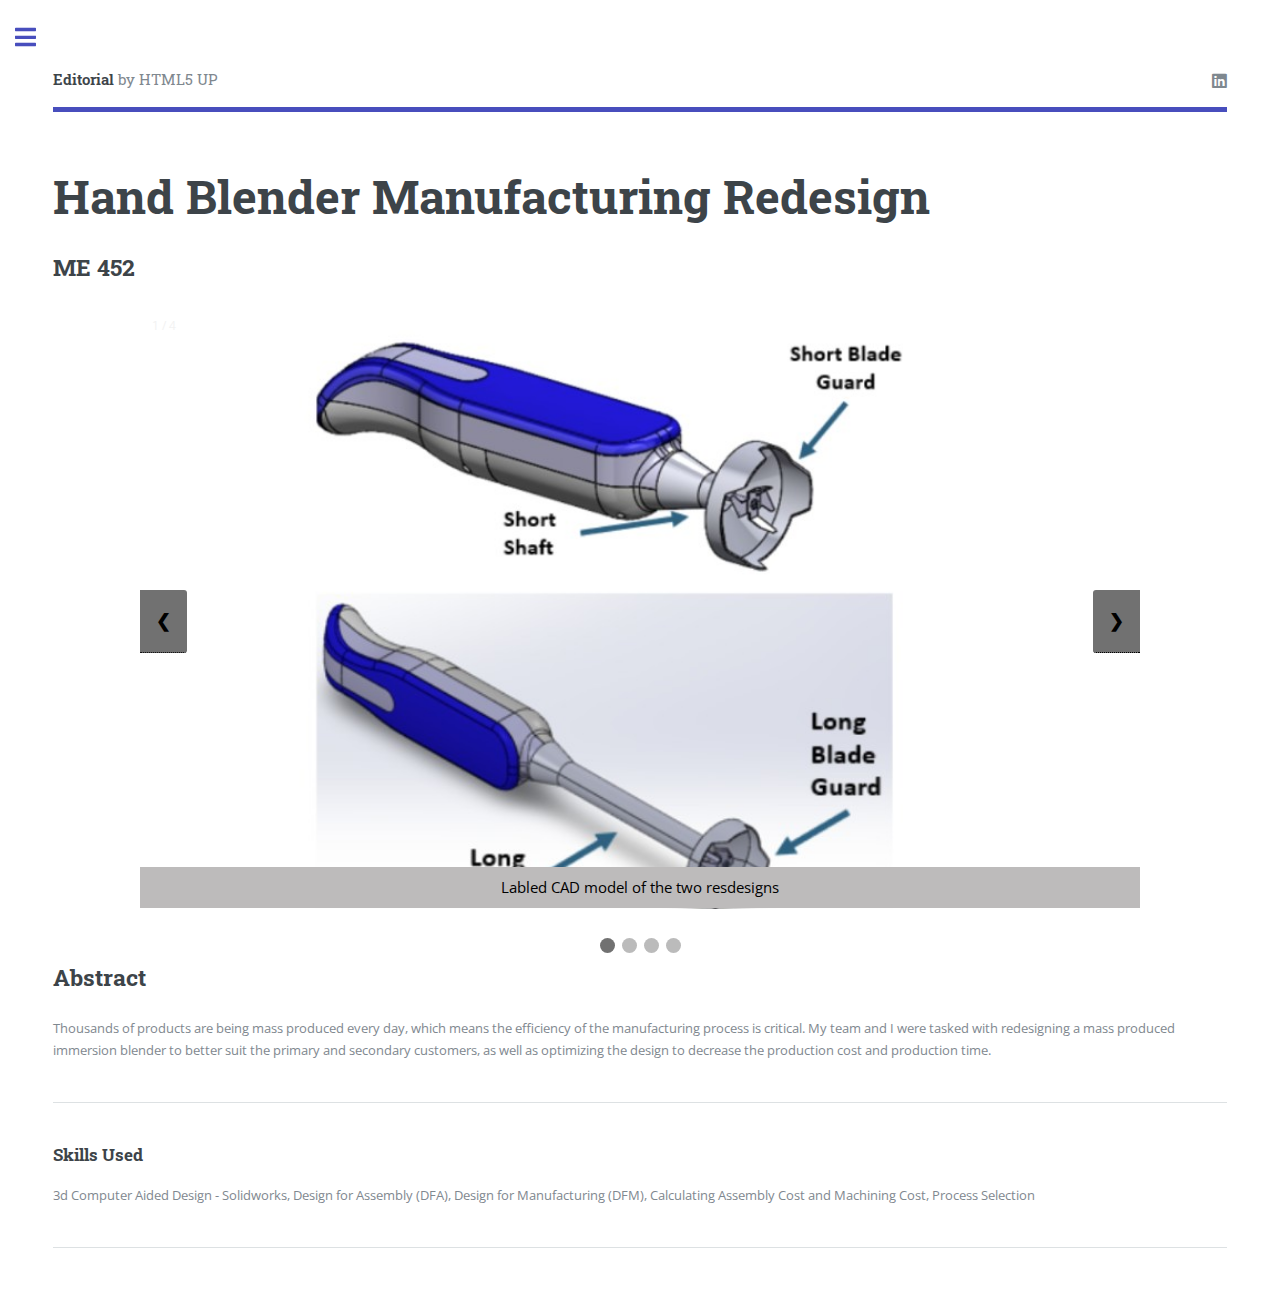
<file: blender.html>
<!DOCTYPE HTML>
<!--
	Editorial by HTML5 UP
	html5up.net | @ajlkn
	Free for personal and commercial use under the CCA 3.0 license (html5up.net/license)
-->
<html>
	<head>
		<title>Alexa's Portfolio - Blender</title>
		<meta charset="utf-8" />
		<meta name="viewport" content="width=device-width, initial-scale=1, user-scalable=no" />
		<link rel="stylesheet" href="assets/css/main.css" />
	</head>
	<body class="is-preload">

		<!-- Wrapper -->
			<div id="wrapper">

				<!-- Main -->
					<div id="main">
						<div class="inner">

							<!-- Header -->
								<header id="header">
									<a href="index.html" class="logo"><strong>Editorial</strong> by HTML5 UP</a>
									<ul class="icons">
										<!--<li><a href="" class="icon brands fa-twitter"><span class="label">Twitter</span></a></li> -->
										<!-- <li><a href="#" class="icon brands fa-facebook-f"><span class="label">Facebook</span></a></li> -->
										<!-- <li><a href="#" class="icon brands fa-snapchat-ghost"><span class="label">Snapchat</span></a></li> -->
										<!-- <li><a href="#" class="icon brands fa-instagram"><span class="label">Instagram</span></a></li> -->
										<li><a href="https://www.linkedin.com/in/alexa-pacifico-399a3b176/" class="icon brands fa-linkedin"><span class="label">Medium</span></a></li>
									</ul>
								</header>

							<!-- Content -->
								<section>
									<header class="main">
										<h1>Hand Blender Manufacturing Redesign</h1>
                                        <h2>ME 452</h2>
									</header>

									<!-- <span class="image main"><img src="images/pic11.jpg" alt="" /></span> -->
									<!-- Slideshow container -->
									<div class="slideshow-container">

									<!-- Full-width images with number and caption text -->
									<div class="mySlides fade">
										<div class="numbertext">1 / 4</div>
										<img src="images/blender_compare.jpg" style="width:100%">
										<div class="text">Labled CAD model of the two resdesigns</div>
									</div>

									<div class="mySlides fade">
										<div class="numbertext">2 / 4</div>
										<img src="images/exploded_view.jpg" style="width:60%">
										<div class="text">The exploded view of the CAD, labeled with numbers referenced in the Final Assembly Schedule</div>
									</div>

									<div class="mySlides fade">
										<div class="numbertext">3 / 4</div>
										<img src="images/assembly_sequence.jpg" style="width:70%">
										<div class="text">The Final Assembly Schedule of the resdesigned hand blender</div>
									</div>

									<div class="mySlides fade">
										<div class="numbertext">4 / 4</div>
										<img src="images/PFAD.jpg" style="width:100%">
										<div class="text">The product family assembly diagram shows that the assembly sequence is efficient because it splits off later in the sequence. </div>
									</div>

									<!-- Next and previous buttons -->
									<a class="prev" onclick="plusSlides(-1)">&#10094;</a>
									<a class="next" onclick="plusSlides(1)">&#10095;</a>
									</div>
									<br>

									<!-- The dots/circles -->
									<div style="text-align:center">
									<span class="dot" onclick="currentSlide(1)"></span>
									<span class="dot" onclick="currentSlide(2)"></span>
									<span class="dot" onclick="currentSlide(3)"></span>
									<span class="dot" onclick="currentSlide(4)"></span>
									</div>




									<h2>Abstract</h2>
									<p>Thousands of products are being mass produced every day, which means the efficiency of the manufacturing process is critical. My team and I were tasked with redesigning a mass produced immersion blender to better suit the primary and secondary customers, as well as optimizing the design to decrease the production cost and production time. </p>
									<hr class="major" />

									<h3>Skills Used</h3>
									<p> 3d Computer Aided Design - Solidworks, Design for Assembly (DFA), Design for Manufacturing (DFM), Calculating Assembly Cost and Machining Cost, Process Selection </p>

									<hr class="major" />

									<!--
									<h2>Design Process</h2>
									<p>Donec eget ex magna. Interdum et malesuada fames ac ante ipsum primis in faucibus. Pellentesque venenatis dolor imperdiet dolor mattis sagittis. Praesent rutrum sem diam, vitae egestas enim auctor sit amet. Pellentesque leo mauris, consectetur id ipsum sit amet, fergiat. Pellentesque in mi eu massa lacinia malesuada et a elit. Donec urna ex, lacinia in purus ac, pretium pulvinar mauris. Curabitur sapien risus, commodo eget turpis at, elementum convallis elit. Pellentesque enim turpis, hendrerit.</p>
									<p>Lorem ipsum dolor sit amet, consectetur adipiscing elit. Duis dapibus rutrum facilisis. Class aptent taciti sociosqu ad litora torquent per conubia nostra, per inceptos himenaeos. Etiam tristique libero eu nibh porttitor fermentum. Nullam venenatis erat id vehicula viverra. Nunc ultrices eros ut ultricies condimentum. Mauris risus lacus, blandit sit amet venenatis non, bibendum vitae dolor. Nunc lorem mauris, fringilla in aliquam at, euismod in lectus. Pellentesque habitant morbi tristique senectus et netus et malesuada fames ac turpis egestas. In non lorem sit amet elit placerat maximus. Pellentesque aliquam maximus risus, vel sed vehicula. Interdum et malesuada fames ac ante ipsum primis in faucibus. Pellentesque venenatis dolor imperdiet dolor mattis sagittis. Praesent rutrum sem diam, vitae egestas enim auctor sit amet. Pellentesque leo mauris, consectetur id ipsum sit amet, fersapien risus, commodo eget turpis at, elementum convallis elit. Pellentesque enim turpis, hendrerit tristique lorem ipsum dolor.</p>

									<hr class="major" />

									<h2>Key Takeaways</h2>
									<p>Lorem ipsum dolor sit amet, consectetur adipiscing elit. Duis dapibus rutrum facilisis. Class aptent taciti sociosqu ad litora torquent per conubia nostra, per inceptos himenaeos. Etiam tristique libero eu nibh porttitor fermentum. Nullam venenatis erat id vehicula viverra. Nunc ultrices eros ut ultricies condimentum. Mauris risus lacus, blandit sit amet venenatis non, bibendum vitae dolor. Nunc lorem mauris, fringilla in aliquam at, euismod in lectus. Pellentesque habitant morbi tristique senectus et netus et malesuada fames ac turpis egestas. In non lorem sit amet elit placerat maximus. Pellentesque aliquam maximus risus, vel sed vehicula.</p>
									<p>Interdum et malesuada fames ac ante ipsum primis in faucibus. Pellentesque venenatis dolor imperdiet dolor mattis sagittis. Praesent rutrum sem diam, vitae egestas enim auctor sit amet. Pellentesque leo mauris, consectetur id ipsum sit amet, fersapien risus, commodo eget turpis at, elementum convallis elit. Pellentesque enim turpis, hendrerit tristique lorem ipsum dolor.</p>

									<hr class="major" />

									<h2>Lorem aliquam bibendum</h2>
									<p>Donec eget ex magna. Interdum et malesuada fames ac ante ipsum primis in faucibus. Pellentesque venenatis dolor imperdiet dolor mattis sagittis. Praesent rutrum sem diam, vitae egestas enim auctor sit amet. Pellentesque leo mauris, consectetur id ipsum sit amet, fergiat. Pellentesque in mi eu massa lacinia malesuada et a elit. Donec urna ex, lacinia in purus ac, pretium pulvinar mauris. Curabitur sapien risus, commodo eget turpis at, elementum convallis elit. Pellentesque enim turpis, hendrerit.</p>
									<p>Lorem ipsum dolor sit amet, consectetur adipiscing elit. Duis dapibus rutrum facilisis. Class aptent taciti sociosqu ad litora torquent per conubia nostra, per inceptos himenaeos. Etiam tristique libero eu nibh porttitor fermentum. Nullam venenatis erat id vehicula viverra. Nunc ultrices eros ut ultricies condimentum. Mauris risus lacus, blandit sit amet venenatis non, bibendum vitae dolor. Nunc lorem mauris, fringilla in aliquam at, euismod in lectus. Pellentesque habitant morbi tristique senectus et netus et malesuada fames ac turpis egestas. In non lorem sit amet elit placerat maximus. Pellentesque aliquam maximus risus, vel sed vehicula.</p> -->

								</section>

						</div>
					</div>

						<!-- Sidebar -->
					<div id="sidebar">
						<div class="inner">

							<!-- Search -->
								<section id="search" class="alt">
									<form method="post" action="#">
										<input type="text" name="query" id="query" placeholder="Search" />
									</form>
								</section>

							<!-- Menu -->
								<nav id="menu">
									<header class="major">
										<h2>Menu</h2>
									</header>
									<ul>
										<li><a href="index.html">Homepage</a></li>
										
										<li>
											<span class="opener">Projects</span>
											<ul>
												<li><a href="Dolphin.html">Dolphin Enrichment Device</a></li>
												<li><a href="disney.html">Disney Animatronic Design</a></li>
												<li><a href="250.html">Cube Lifting Robot</a></li>
												<li><a href="350.html">Four Bar Linkage Light Game</a></li>
												<li><a href="495.html">Bottle Rocket Predicitve Landing Design</a></li>
												<li><a href="blender.html">Hand Blender Manufacturing Redesign</a></li>
												<li><a href="const.html">Construction Aid</a></li>
												<li><a href="mrover.html">Mast Mounting Clamp</a></li>
											</ul>
										</li>
										<!-- <li><a href="generic.html">Generic</a></li> -->
										<!-- <li><a href="elements.html">Elements</a></li> -->
										<li><a href="resume.html">Resume</a></li>
										<li>
										
									</ul>
								</nav>

							<!-- Section -->
								<section>
									<header class="major">
										<h2>Highlights</h2>
									</header>
									<div class="mini-posts">
										<article>
											<a href="Dolphin.html" class="image"><img src="images/dolphin_CAD.jpg" alt="" /></a>
											<p> <b>Senior Capstone Project - Dolphin Enrichment Device.</b> Client facing project, full electro-mechanical design cycle from problem definition to verification 
											</p>
											
										</article>
										<article>
											<a href="disney.html" class="image"><img src="images/disney_pic.jpg" alt="" /></a>
											<p><b>Walt Disney Imagineering Internship </b> Animatronic design, from concept to 30% design review. Solidworks modeling.</p>
										</article>
										<article>
											<a href="495.html" class="image"><img src="images/rocket_body.jpg" alt="" /></a>
											<p><b>Bottle Rocket</b> developing a reusable rocket that can land in a predetermined location and creating an emperical model in Matlab to predict the launch</p>
										</article>
									</div>
									<ul class="actions">
										<li><a href="#projects" class="button">More</a></li>
									</ul>
								</section>

							<!-- Section -->
								<section>
									<header class="major">
										<h2>Get in touch</h2>
									</header>
									<p>I am currently open to work and would love to hear about any opportunities. Please do not hesitate to reach out!</p>
									<ul class="contact">
										<li class="icon solid fa-home">Currently based in Austin, Tx<br />
										<li class="icon solid fa-envelope"><a href="mailto:https://mail.google.com/mail/?view=cm&fs=1&to=alexapacifico@gmail.com&su=subject_here&body=body_here">alexapacifico@gmail.com</a></li>
										<li class="icon solid fa-phone">(734) 330 - 3423</li>
										
									</ul>
								</section>
							<!-- Footer -->
								<footer id="footer">
									<p class="copyright">&copy; Untitled. All rights reserved. Demo Images: <a href="https://unsplash.com">Unsplash</a>. Design: <a href="https://html5up.net">HTML5 UP</a>.</p>
								</footer>

						</div>
					</div>

			</div>

		<!-- Scripts -->
			<script src="assets/js/jquery.min.js"></script>
			<script src="assets/js/browser.min.js"></script>
			<script src="assets/js/breakpoints.min.js"></script>
			<script src="assets/js/util.js"></script>
			<script src="assets/js/main.js"></script>

	</body>
</html>
</file>
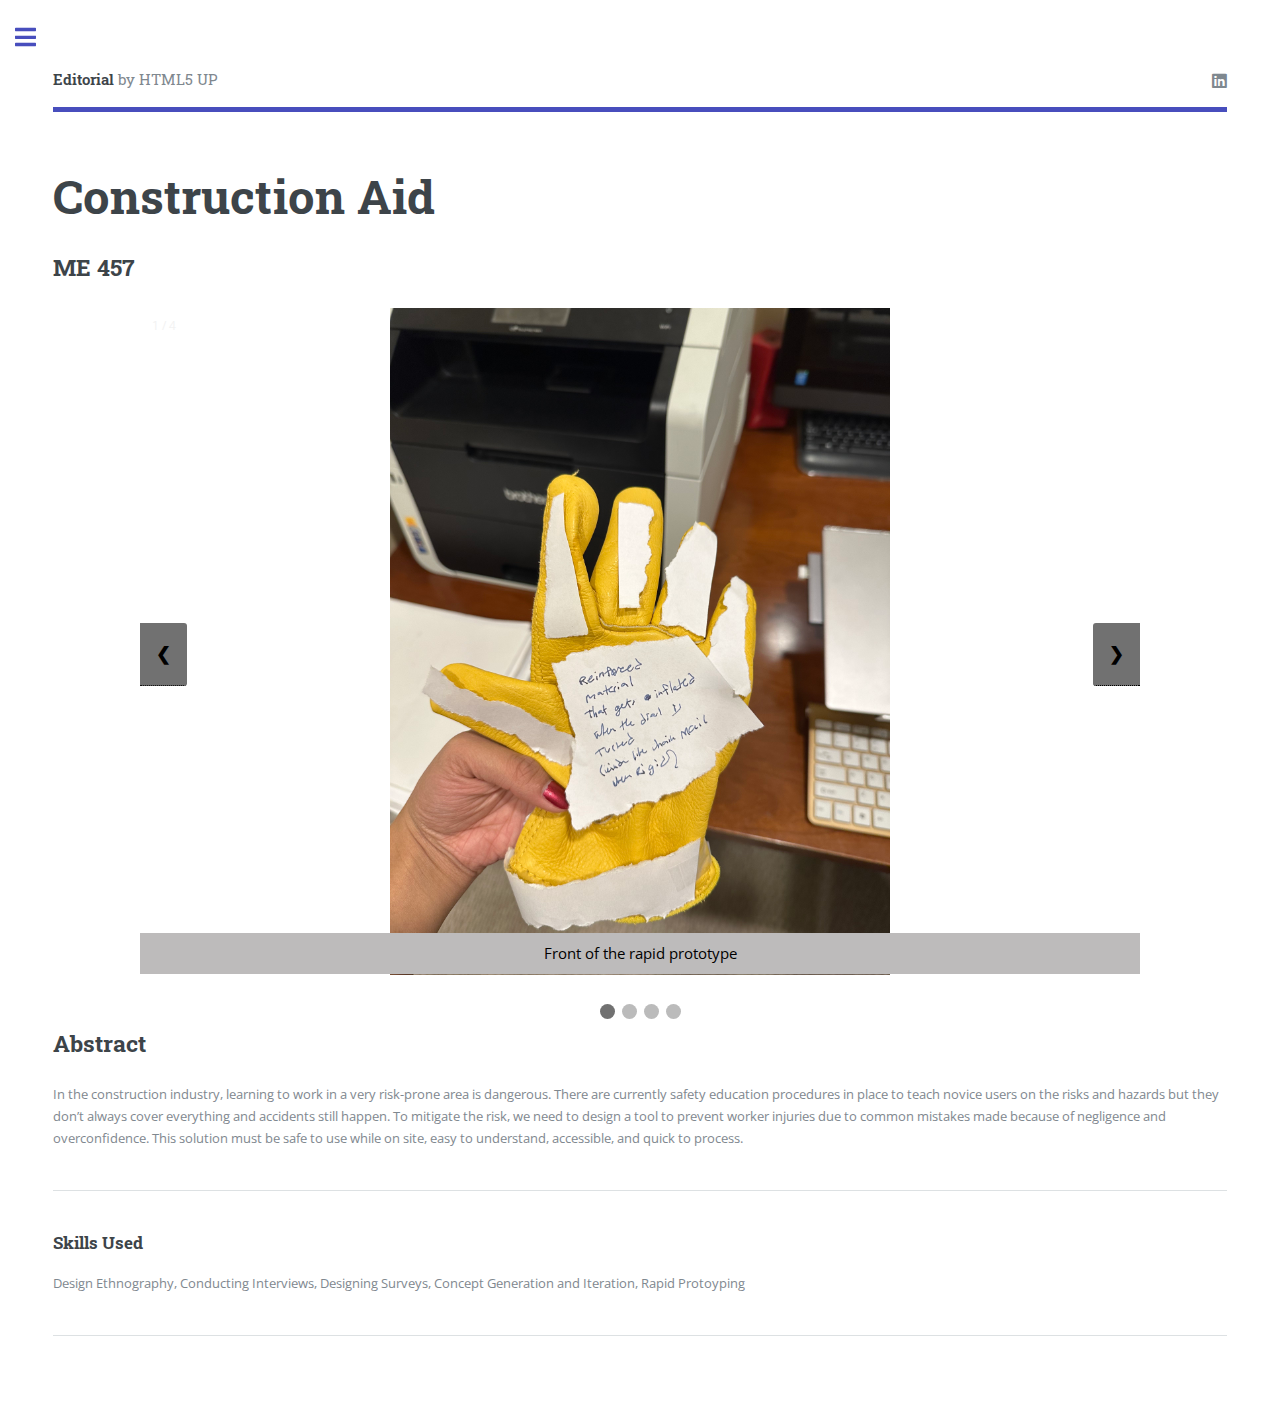
<file: const.html>
<!DOCTYPE HTML>
<!--
	Editorial by HTML5 UP
	html5up.net | @ajlkn
	Free for personal and commercial use under the CCA 3.0 license (html5up.net/license)
-->
<html>
	<head>
		<title>Alexa's Portfolio - Construction Aid</title>
		<meta charset="utf-8" />
		<meta name="viewport" content="width=device-width, initial-scale=1, user-scalable=no" />
		<link rel="stylesheet" href="assets/css/main.css" />
	</head>
	<body class="is-preload">

		<!-- Wrapper -->
			<div id="wrapper">

				<!-- Main -->
					<div id="main">
						<div class="inner">

							<!-- Header -->
								<header id="header">
									<a href="index.html" class="logo"><strong>Editorial</strong> by HTML5 UP</a>
									<ul class="icons">
										<!--<li><a href="" class="icon brands fa-twitter"><span class="label">Twitter</span></a></li> -->
										<!-- <li><a href="#" class="icon brands fa-facebook-f"><span class="label">Facebook</span></a></li> -->
										<!-- <li><a href="#" class="icon brands fa-snapchat-ghost"><span class="label">Snapchat</span></a></li> -->
										<!-- <li><a href="#" class="icon brands fa-instagram"><span class="label">Instagram</span></a></li> -->
										<li><a href="https://www.linkedin.com/in/alexa-pacifico-399a3b176/" class="icon brands fa-linkedin"><span class="label">Medium</span></a></li>
									</ul>
								</header>

							<!-- Content -->
								<section>
									<header class="main">
										<h1>Construction Aid</h1>
                                        <h2>ME 457</h2>
									</header>

									<!-- <span class="image main"><img src="images/pic11.jpg" alt="" /></span> -->
									<!-- Slideshow container -->
									<div class="slideshow-container">

									<!-- Full-width images with number and caption text -->
									<div class="mySlides fade">
										<div class="numbertext">1 / 4</div>
										<img src="images/IMG_9043.jpeg" style="width:50%">
										<div class="text">Front of the rapid prototype</div>
									</div>

									<div class="mySlides fade">
										<div class="numbertext">2 / 4</div>
										<img src="images/IMG_9044.jpeg" style="width:50%">
										<div class="text">Back of the rapid protoype</div>
									</div>

									<div class="mySlides fade">
										<div class="numbertext">3 / 4</div>
										<img src="images/Page1 (6).jpg" style="width:50%">
										<div class="text">One of the pages of concept iterations</div>
									</div>

									<div class="mySlides fade">
										<div class="numbertext">4 / 4</div>
										<img src="images/survey.jpg" style="width:100%">
										<div class="text">Results of one of the questions in the survey I sent out </div>
									</div>

									<!-- Next and previous buttons -->
									<a class="prev" onclick="plusSlides(-1)">&#10094;</a>
									<a class="next" onclick="plusSlides(1)">&#10095;</a>
									</div>
									<br>

									<!-- The dots/circles -->
									<div style="text-align:center">
									<span class="dot" onclick="currentSlide(1)"></span>
									<span class="dot" onclick="currentSlide(2)"></span>
									<span class="dot" onclick="currentSlide(3)"></span>
									<span class="dot" onclick="currentSlide(4)"></span>
									</div>




									<h2>Abstract</h2>
									<p>In the construction industry, learning to work in a very risk-prone area is dangerous. There are currently safety education procedures in place to teach novice users on the risks and hazards but they don’t always cover everything and accidents still happen. To mitigate the risk, we need to design a tool to prevent worker injuries due to common mistakes made because of negligence and overconfidence. This solution must be safe to use while on site, easy to understand, accessible, and quick to process.
                                    </p>
									<hr class="major" />

									<h3>Skills Used</h3>
									<p>Design Ethnography, Conducting Interviews, Designing Surveys, Concept Generation and Iteration, Rapid Protoyping</p>

									<hr class="major" />

									<!--
									<h2>Design Process</h2>
									<p>Donec eget ex magna. Interdum et malesuada fames ac ante ipsum primis in faucibus. Pellentesque venenatis dolor imperdiet dolor mattis sagittis. Praesent rutrum sem diam, vitae egestas enim auctor sit amet. Pellentesque leo mauris, consectetur id ipsum sit amet, fergiat. Pellentesque in mi eu massa lacinia malesuada et a elit. Donec urna ex, lacinia in purus ac, pretium pulvinar mauris. Curabitur sapien risus, commodo eget turpis at, elementum convallis elit. Pellentesque enim turpis, hendrerit.</p>
									<p>Lorem ipsum dolor sit amet, consectetur adipiscing elit. Duis dapibus rutrum facilisis. Class aptent taciti sociosqu ad litora torquent per conubia nostra, per inceptos himenaeos. Etiam tristique libero eu nibh porttitor fermentum. Nullam venenatis erat id vehicula viverra. Nunc ultrices eros ut ultricies condimentum. Mauris risus lacus, blandit sit amet venenatis non, bibendum vitae dolor. Nunc lorem mauris, fringilla in aliquam at, euismod in lectus. Pellentesque habitant morbi tristique senectus et netus et malesuada fames ac turpis egestas. In non lorem sit amet elit placerat maximus. Pellentesque aliquam maximus risus, vel sed vehicula. Interdum et malesuada fames ac ante ipsum primis in faucibus. Pellentesque venenatis dolor imperdiet dolor mattis sagittis. Praesent rutrum sem diam, vitae egestas enim auctor sit amet. Pellentesque leo mauris, consectetur id ipsum sit amet, fersapien risus, commodo eget turpis at, elementum convallis elit. Pellentesque enim turpis, hendrerit tristique lorem ipsum dolor.</p>

									<hr class="major" />

									<h2>Key Takeaways</h2>
									<p>Lorem ipsum dolor sit amet, consectetur adipiscing elit. Duis dapibus rutrum facilisis. Class aptent taciti sociosqu ad litora torquent per conubia nostra, per inceptos himenaeos. Etiam tristique libero eu nibh porttitor fermentum. Nullam venenatis erat id vehicula viverra. Nunc ultrices eros ut ultricies condimentum. Mauris risus lacus, blandit sit amet venenatis non, bibendum vitae dolor. Nunc lorem mauris, fringilla in aliquam at, euismod in lectus. Pellentesque habitant morbi tristique senectus et netus et malesuada fames ac turpis egestas. In non lorem sit amet elit placerat maximus. Pellentesque aliquam maximus risus, vel sed vehicula.</p>
									<p>Interdum et malesuada fames ac ante ipsum primis in faucibus. Pellentesque venenatis dolor imperdiet dolor mattis sagittis. Praesent rutrum sem diam, vitae egestas enim auctor sit amet. Pellentesque leo mauris, consectetur id ipsum sit amet, fersapien risus, commodo eget turpis at, elementum convallis elit. Pellentesque enim turpis, hendrerit tristique lorem ipsum dolor.</p>

									<hr class="major" />

									<h2>Lorem aliquam bibendum</h2>
									<p>Donec eget ex magna. Interdum et malesuada fames ac ante ipsum primis in faucibus. Pellentesque venenatis dolor imperdiet dolor mattis sagittis. Praesent rutrum sem diam, vitae egestas enim auctor sit amet. Pellentesque leo mauris, consectetur id ipsum sit amet, fergiat. Pellentesque in mi eu massa lacinia malesuada et a elit. Donec urna ex, lacinia in purus ac, pretium pulvinar mauris. Curabitur sapien risus, commodo eget turpis at, elementum convallis elit. Pellentesque enim turpis, hendrerit.</p>
									<p>Lorem ipsum dolor sit amet, consectetur adipiscing elit. Duis dapibus rutrum facilisis. Class aptent taciti sociosqu ad litora torquent per conubia nostra, per inceptos himenaeos. Etiam tristique libero eu nibh porttitor fermentum. Nullam venenatis erat id vehicula viverra. Nunc ultrices eros ut ultricies condimentum. Mauris risus lacus, blandit sit amet venenatis non, bibendum vitae dolor. Nunc lorem mauris, fringilla in aliquam at, euismod in lectus. Pellentesque habitant morbi tristique senectus et netus et malesuada fames ac turpis egestas. In non lorem sit amet elit placerat maximus. Pellentesque aliquam maximus risus, vel sed vehicula.</p> -->

								</section>

						</div>
					</div>

						<!-- Sidebar -->
					<div id="sidebar">
						<div class="inner">

							<!-- Search -->
								<section id="search" class="alt">
									<form method="post" action="#">
										<input type="text" name="query" id="query" placeholder="Search" />
									</form>
								</section>

							<!-- Menu -->
								<nav id="menu">
									<header class="major">
										<h2>Menu</h2>
									</header>
									<ul>
										<li><a href="index.html">Homepage</a></li>
										
										<li>
											<span class="opener">Projects</span>
											<ul>
												<li><a href="Dolphin.html">Dolphin Enrichment Device</a></li>
												<li><a href="disney.html">Disney Animatronic Design</a></li>
												<li><a href="250.html">Cube Lifting Robot</a></li>
												<li><a href="350.html">Four Bar Linkage Light Game</a></li>
												<li><a href="495.html">Bottle Rocket Predicitve Landing Design</a></li>
												<li><a href="blender.html">Hand Blender Manufacturing Redesign</a></li>
												<li><a href="const.html">Construction Aid</a></li>
												<li><a href="mrover.html">Mast Mounting Clamp</a></li>
											</ul>
										</li>
										<!-- <li><a href="generic.html">Generic</a></li> -->
										<!-- <li><a href="elements.html">Elements</a></li> -->
										<li><a href="resume.html">Resume</a></li>
										<li>
										
									</ul>
								</nav>

							<!-- Section -->
								<section>
									<header class="major">
										<h2>Highlights</h2>
									</header>
									<div class="mini-posts">
										<article>
											<a href="Dolphin.html" class="image"><img src="images/dolphin_CAD.jpg" alt="" /></a>
											<p> <b>Senior Capstone Project - Dolphin Enrichment Device.</b> Client facing project, full electro-mechanical design cycle from problem definition to verification 
											</p>
											
										</article>
										<article>
											<a href="disney.html" class="image"><img src="images/disney_pic.jpg" alt="" /></a>
											<p><b>Walt Disney Imagineering Internship </b> Animatronic design, from concept to 30% design review. Solidworks modeling.</p>
										</article>
										<article>
											<a href="495.html" class="image"><img src="images/rocket_body.jpg" alt="" /></a>
											<p><b>Bottle Rocket</b> developing a reusable rocket that can land in a predetermined location and creating an emperical model in Matlab to predict the launch</p>
										</article>
									</div>
									<ul class="actions">
										<li><a href="#projects" class="button">More</a></li>
									</ul>
								</section>

							<!-- Section -->
								<section>
									<header class="major">
										<h2>Get in touch</h2>
									</header>
									<p>I am currently open to work and would love to hear about any opportunities. Please do not hesitate to reach out!</p>
									<ul class="contact">
										<li class="icon solid fa-home">Currently based in Austin, Tx<br />
										<li class="icon solid fa-envelope"><a href="mailto:https://mail.google.com/mail/?view=cm&fs=1&to=alexapacifico@gmail.com&su=subject_here&body=body_here">alexapacifico@gmail.com</a></li>
										<li class="icon solid fa-phone">(734) 330 - 3423</li>
										
									</ul>
								</section>
							<!-- Footer -->
								<footer id="footer">
									<p class="copyright">&copy; Untitled. All rights reserved. Demo Images: <a href="https://unsplash.com">Unsplash</a>. Design: <a href="https://html5up.net">HTML5 UP</a>.</p>
								</footer>

						</div>
					</div>

			</div>

		<!-- Scripts -->
			<script src="assets/js/jquery.min.js"></script>
			<script src="assets/js/browser.min.js"></script>
			<script src="assets/js/breakpoints.min.js"></script>
			<script src="assets/js/util.js"></script>
			<script src="assets/js/main.js"></script>

	</body>
</html>
</file>
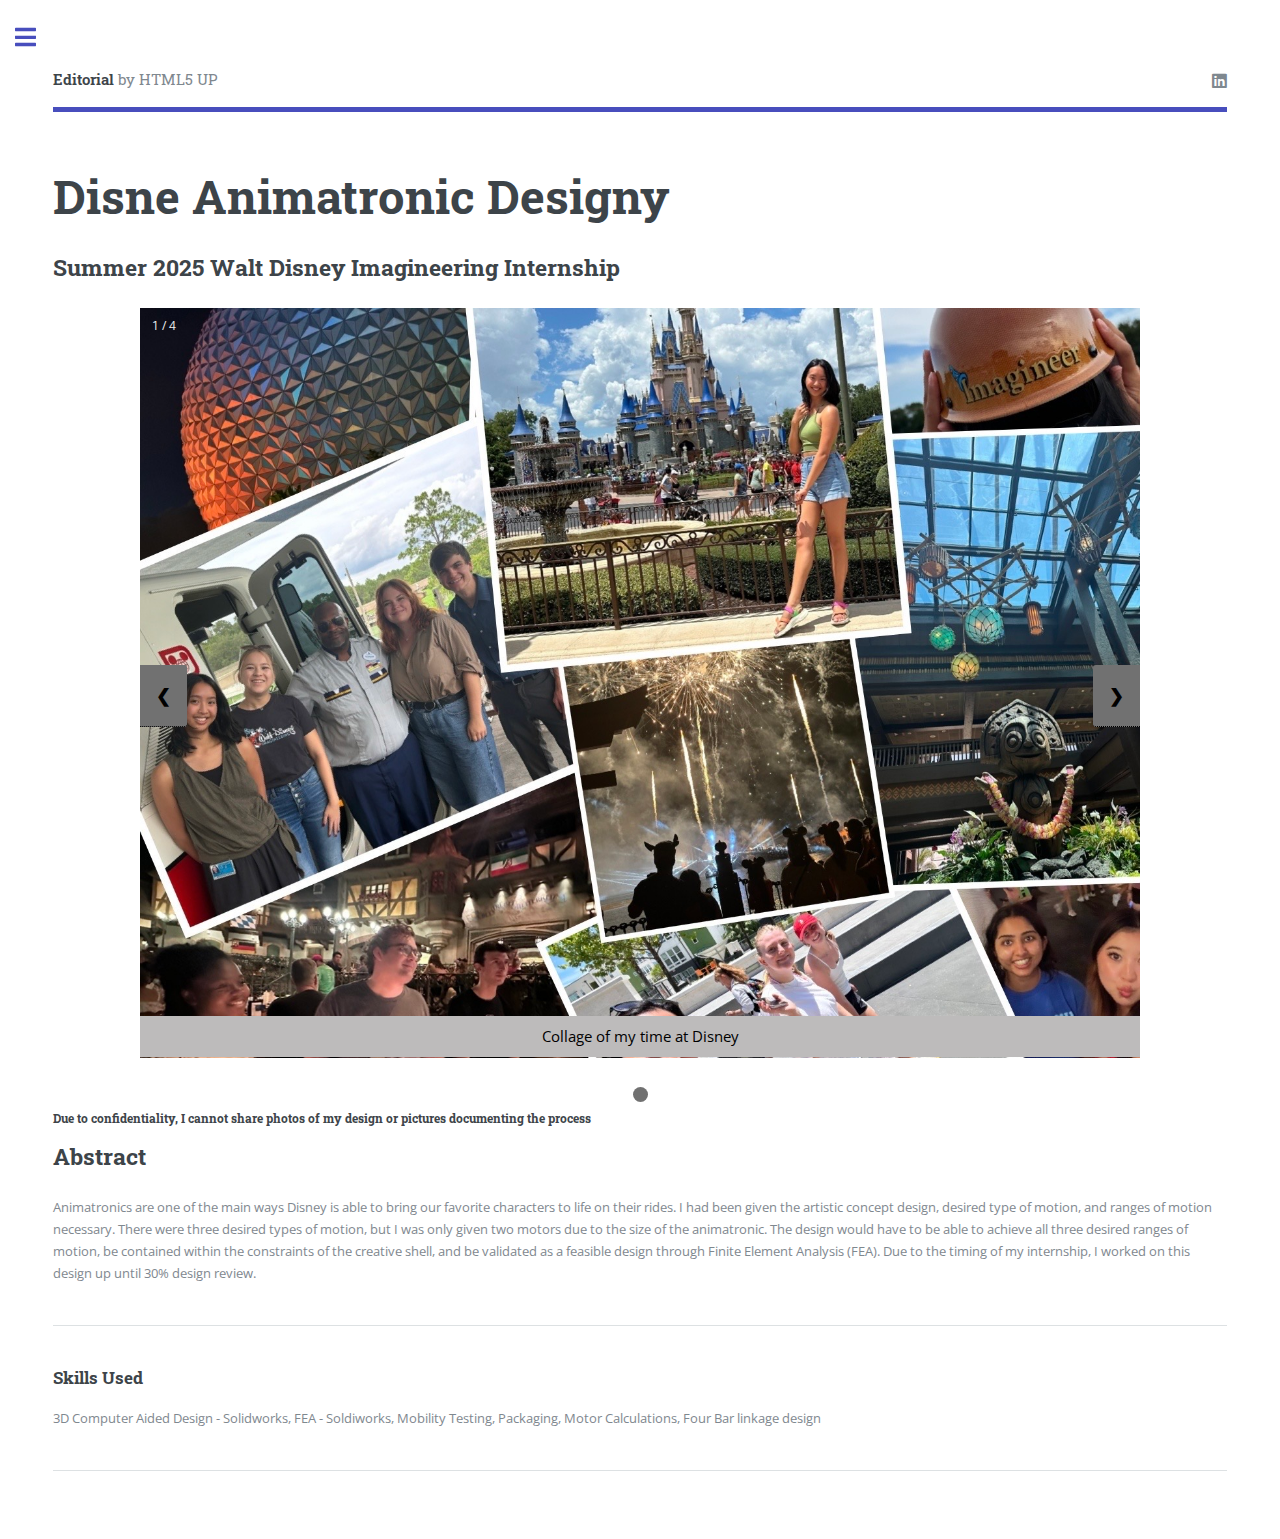
<file: disney.html>
<!DOCTYPE HTML>
<!--
	Editorial by HTML5 UP
	html5up.net | @ajlkn
	Free for personal and commercial use under the CCA 3.0 license (html5up.net/license)
-->
<html>
	<head>
		<title>Alexa's Portfolio - Disney</title>
		<meta charset="utf-8" />
		<meta name="viewport" content="width=device-width, initial-scale=1, user-scalable=no" />
		<link rel="stylesheet" href="assets/css/main.css" />
	</head>
	<body class="is-preload">

		<!-- Wrapper -->
			<div id="wrapper">

				<!-- Main -->
					<div id="main">
						<div class="inner">

							<!-- Header -->
								<header id="header">
									<a href="index.html" class="logo"><strong>Editorial</strong> by HTML5 UP</a>
									<ul class="icons">
										<!--<li><a href="" class="icon brands fa-twitter"><span class="label">Twitter</span></a></li> -->
										<!-- <li><a href="#" class="icon brands fa-facebook-f"><span class="label">Facebook</span></a></li> -->
										<!-- <li><a href="#" class="icon brands fa-snapchat-ghost"><span class="label">Snapchat</span></a></li> -->
										<!-- <li><a href="#" class="icon brands fa-instagram"><span class="label">Instagram</span></a></li> -->
										<li><a href="https://www.linkedin.com/in/alexa-pacifico-399a3b176/" class="icon brands fa-linkedin"><span class="label">Medium</span></a></li>
									</ul>
								</header>

							<!-- Content -->
								<section>
									<header class="main">
										<h1>Disne Animatronic Designy</h1>
										<h2>Summer 2025 Walt Disney Imagineering Internship</h2>
									</header>

									<!-- <span class="image main"><img src="images/pic11.jpg" alt="" /></span> -->
									<!-- Slideshow container -->
									<div class="slideshow-container">

									<!-- Full-width images with number and caption text -->
									<div class="mySlides fade">
										<div class="numbertext">1 / 4</div>
										<img src="images/disney_pic.jpg" style="width:100%">
										<div class="text">Collage of my time at Disney</div>
									</div>

									
									<!-- Next and previous buttons -->
									<a class="prev" onclick="plusSlides(-1)">&#10094;</a>
									<a class="next" onclick="plusSlides(1)">&#10095;</a>
									</div>
									<br>

									<!-- The dots/circles -->
									<div style="text-align:center">
									<span class="dot" onclick="currentSlide(1)"></span>
									
									</div>


									<h5>Due to confidentiality, I cannot share photos of my design or pictures documenting the process</h5>

									<h2>Abstract</h2>
									<p>Animatronics are one of the main ways Disney is able to bring our favorite characters to life on their rides. I had been given the artistic concept design, desired type of motion, and ranges of motion necessary. There were three desired types of motion, but I was only given two motors due to the size of the animatronic. The design would have to be able to achieve all three desired ranges of motion, be contained within the constraints of the creative shell, and be validated as a feasible design through Finite Element Analysis (FEA). Due to the timing of my internship, I worked on this design up until 30% design review.</p>
									<hr class="major" />

									<h3>Skills Used</h3>
									<p> 3D Computer Aided Design - Solidworks, FEA - Soldiworks, Mobility Testing, Packaging, Motor Calculations, Four Bar linkage design</p>

									<hr class="major" />

									<!--  
									<h2>Design Process</h2>
									<p>Donec eget ex magna. Interdum et malesuada fames ac ante ipsum primis in faucibus. Pellentesque venenatis dolor imperdiet dolor mattis sagittis. Praesent rutrum sem diam, vitae egestas enim auctor sit amet. Pellentesque leo mauris, consectetur id ipsum sit amet, fergiat. Pellentesque in mi eu massa lacinia malesuada et a elit. Donec urna ex, lacinia in purus ac, pretium pulvinar mauris. Curabitur sapien risus, commodo eget turpis at, elementum convallis elit. Pellentesque enim turpis, hendrerit.</p>
									<p>Lorem ipsum dolor sit amet, consectetur adipiscing elit. Duis dapibus rutrum facilisis. Class aptent taciti sociosqu ad litora torquent per conubia nostra, per inceptos himenaeos. Etiam tristique libero eu nibh porttitor fermentum. Nullam venenatis erat id vehicula viverra. Nunc ultrices eros ut ultricies condimentum. Mauris risus lacus, blandit sit amet venenatis non, bibendum vitae dolor. Nunc lorem mauris, fringilla in aliquam at, euismod in lectus. Pellentesque habitant morbi tristique senectus et netus et malesuada fames ac turpis egestas. In non lorem sit amet elit placerat maximus. Pellentesque aliquam maximus risus, vel sed vehicula. Interdum et malesuada fames ac ante ipsum primis in faucibus. Pellentesque venenatis dolor imperdiet dolor mattis sagittis. Praesent rutrum sem diam, vitae egestas enim auctor sit amet. Pellentesque leo mauris, consectetur id ipsum sit amet, fersapien risus, commodo eget turpis at, elementum convallis elit. Pellentesque enim turpis, hendrerit tristique lorem ipsum dolor.</p>

									<hr class="major" />

									<h2>Key Takeaways</h2>
									<p>Lorem ipsum dolor sit amet, consectetur adipiscing elit. Duis dapibus rutrum facilisis. Class aptent taciti sociosqu ad litora torquent per conubia nostra, per inceptos himenaeos. Etiam tristique libero eu nibh porttitor fermentum. Nullam venenatis erat id vehicula viverra. Nunc ultrices eros ut ultricies condimentum. Mauris risus lacus, blandit sit amet venenatis non, bibendum vitae dolor. Nunc lorem mauris, fringilla in aliquam at, euismod in lectus. Pellentesque habitant morbi tristique senectus et netus et malesuada fames ac turpis egestas. In non lorem sit amet elit placerat maximus. Pellentesque aliquam maximus risus, vel sed vehicula.</p>
									<p>Interdum et malesuada fames ac ante ipsum primis in faucibus. Pellentesque venenatis dolor imperdiet dolor mattis sagittis. Praesent rutrum sem diam, vitae egestas enim auctor sit amet. Pellentesque leo mauris, consectetur id ipsum sit amet, fersapien risus, commodo eget turpis at, elementum convallis elit. Pellentesque enim turpis, hendrerit tristique lorem ipsum dolor.</p>

									<hr class="major" />

									<h2>Lorem aliquam bibendum</h2>
									<p>Donec eget ex magna. Interdum et malesuada fames ac ante ipsum primis in faucibus. Pellentesque venenatis dolor imperdiet dolor mattis sagittis. Praesent rutrum sem diam, vitae egestas enim auctor sit amet. Pellentesque leo mauris, consectetur id ipsum sit amet, fergiat. Pellentesque in mi eu massa lacinia malesuada et a elit. Donec urna ex, lacinia in purus ac, pretium pulvinar mauris. Curabitur sapien risus, commodo eget turpis at, elementum convallis elit. Pellentesque enim turpis, hendrerit.</p>
									<p>Lorem ipsum dolor sit amet, consectetur adipiscing elit. Duis dapibus rutrum facilisis. Class aptent taciti sociosqu ad litora torquent per conubia nostra, per inceptos himenaeos. Etiam tristique libero eu nibh porttitor fermentum. Nullam venenatis erat id vehicula viverra. Nunc ultrices eros ut ultricies condimentum. Mauris risus lacus, blandit sit amet venenatis non, bibendum vitae dolor. Nunc lorem mauris, fringilla in aliquam at, euismod in lectus. Pellentesque habitant morbi tristique senectus et netus et malesuada fames ac turpis egestas. In non lorem sit amet elit placerat maximus. Pellentesque aliquam maximus risus, vel sed vehicula.</p> -->

								</section>

						</div>
					</div>

				<!-- Sidebar -->
					<div id="sidebar">
						<div class="inner">

							<!-- Search -->
								<section id="search" class="alt">
									<form method="post" action="#">
										<input type="text" name="query" id="query" placeholder="Search" />
									</form>
								</section>

							<!-- Menu -->
								<nav id="menu">
									<header class="major">
										<h2>Menu</h2>
									</header>
									<ul>
										<li><a href="index.html">Homepage</a></li>
										
										<li>
											<span class="opener">Projects</span>
											<ul>
												<li><a href="Dolphin.html">Dolphin Enrichment Device</a></li>
												<li><a href="disney.html">Disney Animatronic Design</a></li>
												<li><a href="250.html">Cube Lifting Robot</a></li>
												<li><a href="350.html">Four Bar Linkage Light Game</a></li>
												<li><a href="495.html">Bottle Rocket Predicitve Landing Design</a></li>
												<li><a href="blender.html">Hand Blender Manufacturing Redesign</a></li>
												<li><a href="const.html">Construction Aid</a></li>
												<li><a href="mrover.html">Mast Mounting Clamp</a></li>
											</ul>
										</li>
										<!-- <li><a href="generic.html">Generic</a></li> -->
										<!-- <li><a href="elements.html">Elements</a></li> -->
										 <li><a href="resume.html">Resume</a></li>
										<li>
										
									</ul>
								</nav>

							<!-- Section -->
								<section>
									<header class="major">
										<h2>Highlights</h2>
									</header>
									<div class="mini-posts">
										<article>
											<a href="Dolphin.html" class="image"><img src="images/dolphin_CAD.jpg" alt="" /></a>
											<p> <b>Senior Capstone Project - Dolphin Enrichment Device.</b> Client facing project, full electro-mechanical design cycle from problem definition to verification 
											</p>
											
										</article>
										<article>
											<a href="disney.html" class="image"><img src="images/disney_pic.jpg" alt="" /></a>
											<p><b>Walt Disney Imagineering Internship </b> Animatronic design, from concept to 30% design review. Solidworks modeling.</p>
										</article>
										<article>
											<a href="495.html" class="image"><img src="images/rocket_body.jpg" alt="" /></a>
											<p><b>Bottle Rocket</b> developing a reusable rocket that can land in a predetermined location and creating an emperical model in Matlab to predict the launch</p>
										</article>
									</div>
									<ul class="actions">
										<li><a href="#projects" class="button">More</a></li>
									</ul>
								</section>

							<!-- Section -->
								<section>
									<header class="major">
										<h2>Get in touch</h2>
									</header>
									<p>I am currently open to work and would love to hear about any opportunities. Please do not hesitate to reach out!</p>
									<ul class="contact">
										<li class="icon solid fa-home">Currently based in Austin, Tx<br />
										<li class="icon solid fa-envelope"><a href="mailto:https://mail.google.com/mail/?view=cm&fs=1&to=alexapacifico@gmail.com&su=subject_here&body=body_here">alexapacifico@gmail.com</a></li>
										<li class="icon solid fa-phone">(734) 330 - 3423</li>
										
									</ul>
								</section>

							<!-- Footer -->
								<footer id="footer">
									<p class="copyright">&copy; Untitled. All rights reserved. Demo Images: <a href="https://unsplash.com">Unsplash</a>. Design: <a href="https://html5up.net">HTML5 UP</a>.</p>
								</footer>

						</div>
					</div>

			</div>

		<!-- Scripts -->
			<script src="assets/js/jquery.min.js"></script>
			<script src="assets/js/browser.min.js"></script>
			<script src="assets/js/breakpoints.min.js"></script>
			<script src="assets/js/util.js"></script>
			<script src="assets/js/main.js"></script>

	</body>
</html>
</file>
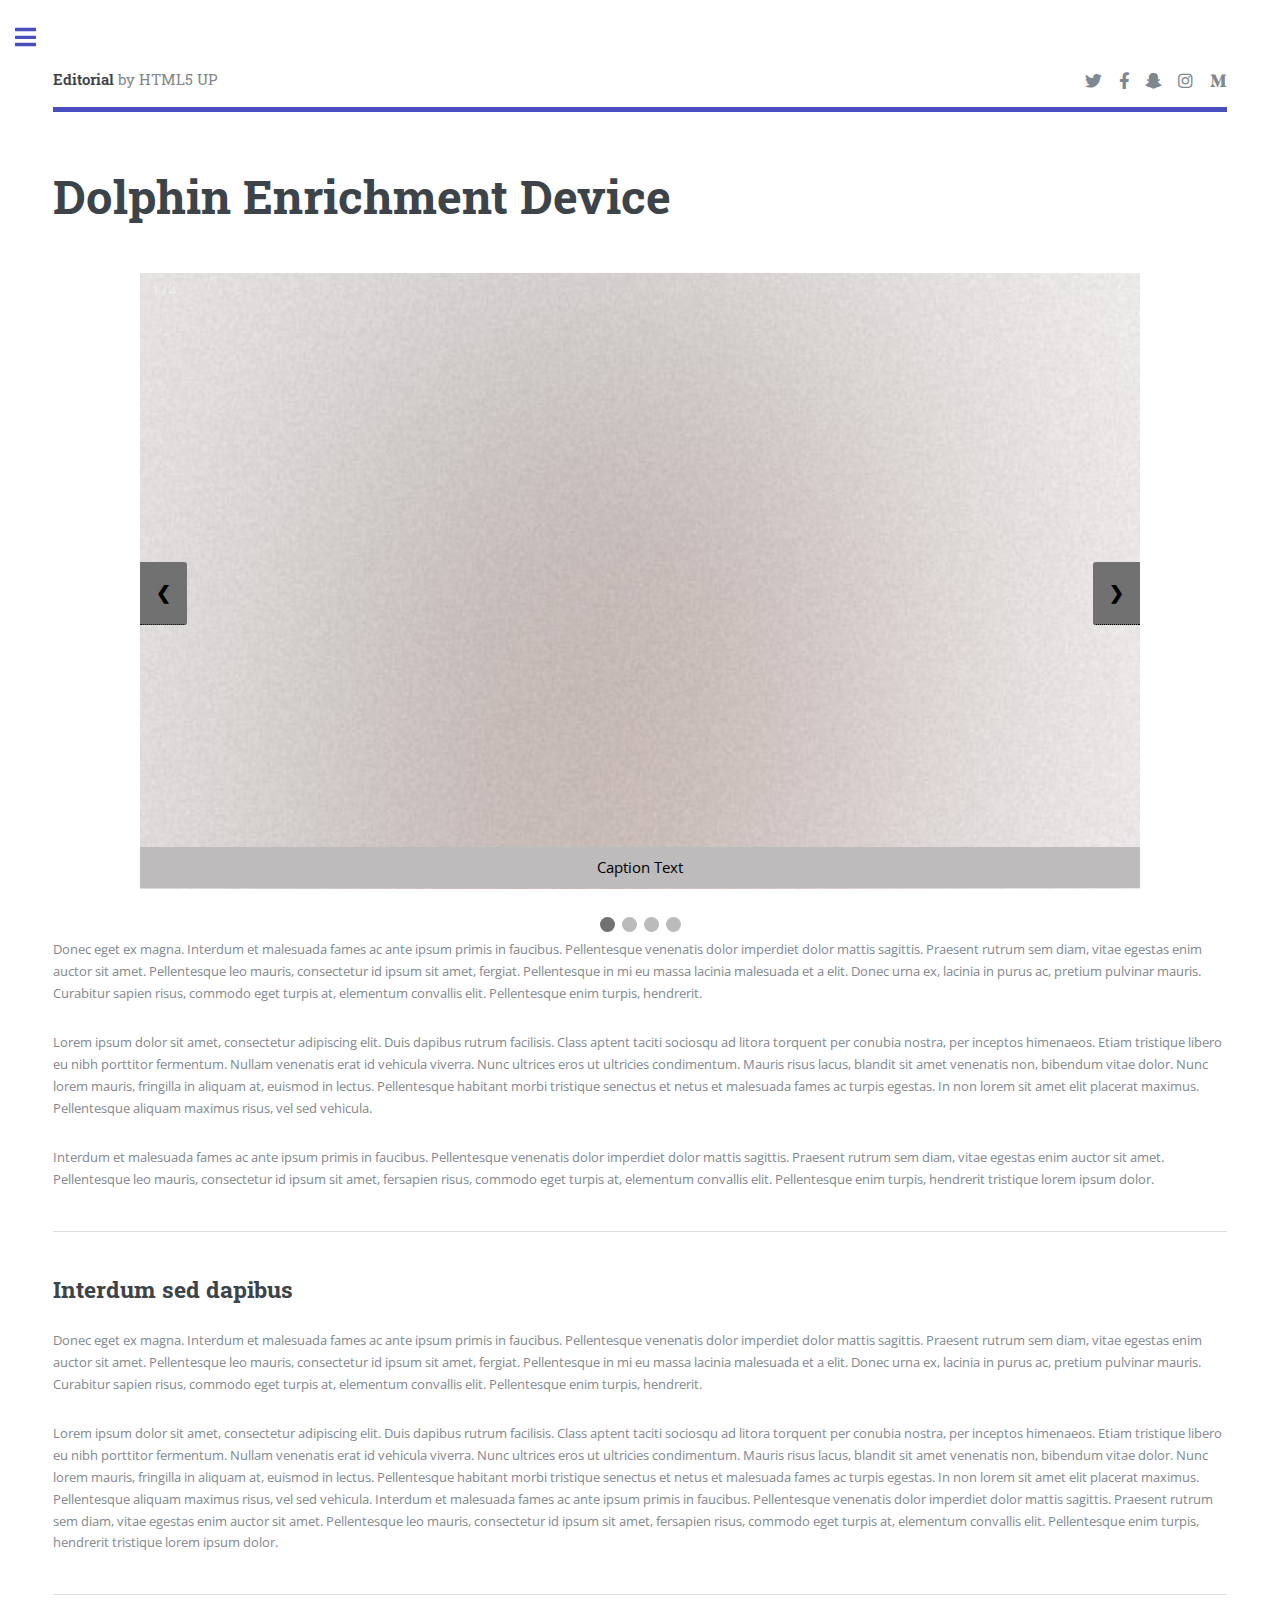
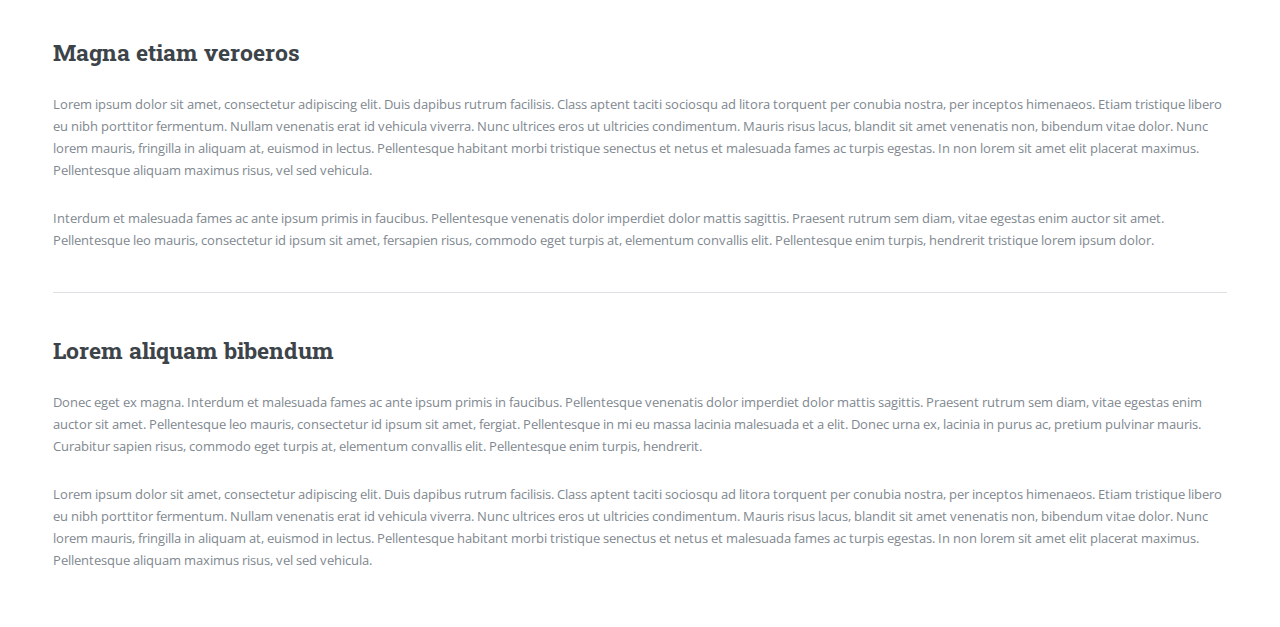
<file: Dolphin.html>
<!DOCTYPE HTML>
<!--
	Editorial by HTML5 UP
	html5up.net | @ajlkn
	Free for personal and commercial use under the CCA 3.0 license (html5up.net/license)
-->
<html>
	<head>
		<title>Dolphin Enrichment Device</title>
		<meta charset="utf-8" />
		<meta name="viewport" content="width=device-width, initial-scale=1, user-scalable=no" />
		<link rel="stylesheet" href="assets/css/main.css" />
	</head>
	<body class="is-preload">

		<!-- Wrapper -->
			<div id="wrapper">

				<!-- Main -->
					<div id="main">
						<div class="inner">

							<!-- Header -->
								<header id="header">
									<a href="index.html" class="logo"><strong>Editorial</strong> by HTML5 UP</a>
									<ul class="icons">
										<li><a href="#" class="icon brands fa-twitter"><span class="label">Twitter</span></a></li>
										<li><a href="#" class="icon brands fa-facebook-f"><span class="label">Facebook</span></a></li>
										<li><a href="#" class="icon brands fa-snapchat-ghost"><span class="label">Snapchat</span></a></li>
										<li><a href="#" class="icon brands fa-instagram"><span class="label">Instagram</span></a></li>
										<li><a href="#" class="icon brands fa-medium-m"><span class="label">Medium</span></a></li>
									</ul>
								</header>

							<!-- Content -->
								<section>
									<header class="main">
										<h1>Dolphin Enrichment Device</h1>
									</header>

									<!-- <span class="image main"><img src="images/pic11.jpg" alt="" /></span> -->
									<!-- Slideshow container -->
									<div class="slideshow-container">

									<!-- Full-width images with number and caption text -->
									<div class="mySlides fade">
										<div class="numbertext">1 / 4</div>
										<img src="images/pic01.jpg" style="width:100%">
										<div class="text">Caption Text</div>
									</div>

									<div class="mySlides fade">
										<div class="numbertext">2 / 4</div>
										<img src="images/pic02.jpg" style="width:100%">
										<div class="text">Caption Two</div>
									</div>

									<div class="mySlides fade">
										<div class="numbertext">3 / 4</div>
										<img src="images/pic03.jpg" style="width:100%">
										<div class="text">Caption Three</div>
									</div>

									<div class="mySlides fade">
										<div class="numbertext">4 / 4</div>
										<img src="images/pic03.jpg" style="width:100%">
										<div class="text">Caption four</div>
									</div>

									<!-- Next and previous buttons -->
									<a class="prev" onclick="plusSlides(-1)">&#10094;</a>
									<a class="next" onclick="plusSlides(1)">&#10095;</a>
									</div>
									<br>

									<!-- The dots/circles -->
									<div style="text-align:center">
									<span class="dot" onclick="currentSlide(1)"></span>
									<span class="dot" onclick="currentSlide(2)"></span>
									<span class="dot" onclick="currentSlide(3)"></span>
									<span class="dot" onclick="currentSlide(4)"></span>
									</div>




									<p>Donec eget ex magna. Interdum et malesuada fames ac ante ipsum primis in faucibus. Pellentesque venenatis dolor imperdiet dolor mattis sagittis. Praesent rutrum sem diam, vitae egestas enim auctor sit amet. Pellentesque leo mauris, consectetur id ipsum sit amet, fergiat. Pellentesque in mi eu massa lacinia malesuada et a elit. Donec urna ex, lacinia in purus ac, pretium pulvinar mauris. Curabitur sapien risus, commodo eget turpis at, elementum convallis elit. Pellentesque enim turpis, hendrerit.</p>
									<p>Lorem ipsum dolor sit amet, consectetur adipiscing elit. Duis dapibus rutrum facilisis. Class aptent taciti sociosqu ad litora torquent per conubia nostra, per inceptos himenaeos. Etiam tristique libero eu nibh porttitor fermentum. Nullam venenatis erat id vehicula viverra. Nunc ultrices eros ut ultricies condimentum. Mauris risus lacus, blandit sit amet venenatis non, bibendum vitae dolor. Nunc lorem mauris, fringilla in aliquam at, euismod in lectus. Pellentesque habitant morbi tristique senectus et netus et malesuada fames ac turpis egestas. In non lorem sit amet elit placerat maximus. Pellentesque aliquam maximus risus, vel sed vehicula.</p>
									<p>Interdum et malesuada fames ac ante ipsum primis in faucibus. Pellentesque venenatis dolor imperdiet dolor mattis sagittis. Praesent rutrum sem diam, vitae egestas enim auctor sit amet. Pellentesque leo mauris, consectetur id ipsum sit amet, fersapien risus, commodo eget turpis at, elementum convallis elit. Pellentesque enim turpis, hendrerit tristique lorem ipsum dolor.</p>

									<hr class="major" />

									<h2>Interdum sed dapibus</h2>
									<p>Donec eget ex magna. Interdum et malesuada fames ac ante ipsum primis in faucibus. Pellentesque venenatis dolor imperdiet dolor mattis sagittis. Praesent rutrum sem diam, vitae egestas enim auctor sit amet. Pellentesque leo mauris, consectetur id ipsum sit amet, fergiat. Pellentesque in mi eu massa lacinia malesuada et a elit. Donec urna ex, lacinia in purus ac, pretium pulvinar mauris. Curabitur sapien risus, commodo eget turpis at, elementum convallis elit. Pellentesque enim turpis, hendrerit.</p>
									<p>Lorem ipsum dolor sit amet, consectetur adipiscing elit. Duis dapibus rutrum facilisis. Class aptent taciti sociosqu ad litora torquent per conubia nostra, per inceptos himenaeos. Etiam tristique libero eu nibh porttitor fermentum. Nullam venenatis erat id vehicula viverra. Nunc ultrices eros ut ultricies condimentum. Mauris risus lacus, blandit sit amet venenatis non, bibendum vitae dolor. Nunc lorem mauris, fringilla in aliquam at, euismod in lectus. Pellentesque habitant morbi tristique senectus et netus et malesuada fames ac turpis egestas. In non lorem sit amet elit placerat maximus. Pellentesque aliquam maximus risus, vel sed vehicula. Interdum et malesuada fames ac ante ipsum primis in faucibus. Pellentesque venenatis dolor imperdiet dolor mattis sagittis. Praesent rutrum sem diam, vitae egestas enim auctor sit amet. Pellentesque leo mauris, consectetur id ipsum sit amet, fersapien risus, commodo eget turpis at, elementum convallis elit. Pellentesque enim turpis, hendrerit tristique lorem ipsum dolor.</p>

									<hr class="major" />

									<h2>Magna etiam veroeros</h2>
									<p>Lorem ipsum dolor sit amet, consectetur adipiscing elit. Duis dapibus rutrum facilisis. Class aptent taciti sociosqu ad litora torquent per conubia nostra, per inceptos himenaeos. Etiam tristique libero eu nibh porttitor fermentum. Nullam venenatis erat id vehicula viverra. Nunc ultrices eros ut ultricies condimentum. Mauris risus lacus, blandit sit amet venenatis non, bibendum vitae dolor. Nunc lorem mauris, fringilla in aliquam at, euismod in lectus. Pellentesque habitant morbi tristique senectus et netus et malesuada fames ac turpis egestas. In non lorem sit amet elit placerat maximus. Pellentesque aliquam maximus risus, vel sed vehicula.</p>
									<p>Interdum et malesuada fames ac ante ipsum primis in faucibus. Pellentesque venenatis dolor imperdiet dolor mattis sagittis. Praesent rutrum sem diam, vitae egestas enim auctor sit amet. Pellentesque leo mauris, consectetur id ipsum sit amet, fersapien risus, commodo eget turpis at, elementum convallis elit. Pellentesque enim turpis, hendrerit tristique lorem ipsum dolor.</p>

									<hr class="major" />

									<h2>Lorem aliquam bibendum</h2>
									<p>Donec eget ex magna. Interdum et malesuada fames ac ante ipsum primis in faucibus. Pellentesque venenatis dolor imperdiet dolor mattis sagittis. Praesent rutrum sem diam, vitae egestas enim auctor sit amet. Pellentesque leo mauris, consectetur id ipsum sit amet, fergiat. Pellentesque in mi eu massa lacinia malesuada et a elit. Donec urna ex, lacinia in purus ac, pretium pulvinar mauris. Curabitur sapien risus, commodo eget turpis at, elementum convallis elit. Pellentesque enim turpis, hendrerit.</p>
									<p>Lorem ipsum dolor sit amet, consectetur adipiscing elit. Duis dapibus rutrum facilisis. Class aptent taciti sociosqu ad litora torquent per conubia nostra, per inceptos himenaeos. Etiam tristique libero eu nibh porttitor fermentum. Nullam venenatis erat id vehicula viverra. Nunc ultrices eros ut ultricies condimentum. Mauris risus lacus, blandit sit amet venenatis non, bibendum vitae dolor. Nunc lorem mauris, fringilla in aliquam at, euismod in lectus. Pellentesque habitant morbi tristique senectus et netus et malesuada fames ac turpis egestas. In non lorem sit amet elit placerat maximus. Pellentesque aliquam maximus risus, vel sed vehicula.</p>

								</section>

						</div>
					</div>

				<!-- Sidebar -->
					<div id="sidebar">
						<div class="inner">

							<!-- Search -->
								<section id="search" class="alt">
									<form method="post" action="#">
										<input type="text" name="query" id="query" placeholder="Search" />
									</form>
								</section>

							<!-- Menu -->
								<nav id="menu">
									<header class="major">
										<h2>Menu</h2>
									</header>
									<ul>
										<li><a href="index.html">Homepage</a></li>
										
										<li>
											<span class="opener">Projects</span>
											<ul>
												<li><a href="Dolphin.html">Dolphin Enrichment Device</a></li>
												<li><a href="disney.html">Animatronic 30% Design</a></li>
												<li><a href="250.html">Cube Lifting Robot</a></li>
												<li><a href="350.html">Four Bar Linkage Light Game</a></li>
												<li><a href="495.html">Bottle Rocket Predicitve Landing Design</a></li>
												<li><a href="blender.html">Hand Blender Manufacturing Redesign</a></li>
												<li><a href="const.html">Construction Aid</a></li>
												<li><a href="mrover.html">Mast Mounting Clamp</a></li>
											</ul>
										</li>
										<li><a href="generic.html">Generic</a></li>
										<li><a href="elements.html">Elements</a></li>
										<li>
										
									</ul>
								</nav>

							<!-- Section -->
								<section>
									<header class="major">
										<h2>Ante interdum</h2>
									</header>
									<div class="mini-posts">
										<article>
											<a href="#" class="image"><img src="images/pic07.jpg" alt="" /></a>
											<p>Aenean ornare velit lacus, ac varius enim lorem ullamcorper dolore aliquam.</p>
										</article>
										<article>
											<a href="#" class="image"><img src="images/pic08.jpg" alt="" /></a>
											<p>Aenean ornare velit lacus, ac varius enim lorem ullamcorper dolore aliquam.</p>
										</article>
										<article>
											<a href="#" class="image"><img src="images/pic09.jpg" alt="" /></a>
											<p>Aenean ornare velit lacus, ac varius enim lorem ullamcorper dolore aliquam.</p>
										</article>
									</div>
									<ul class="actions">
										<li><a href="#" class="button">More</a></li>
									</ul>
								</section>

							<!-- Section -->
								<section>
									<header class="major">
										<h2>Get in touch</h2>
									</header>
									<p>Sed varius enim lorem ullamcorper dolore aliquam aenean ornare velit lacus, ac varius enim lorem ullamcorper dolore. Proin sed aliquam facilisis ante interdum. Sed nulla amet lorem feugiat tempus aliquam.</p>
									<ul class="contact">
										<li class="icon solid fa-envelope"><a href="#">information@untitled.tld</a></li>
										<li class="icon solid fa-phone">(000) 000-0000</li>
										<li class="icon solid fa-home">1234 Somewhere Road #8254<br />
										Nashville, TN 00000-0000</li>
									</ul>
								</section>

							<!-- Footer -->
								<footer id="footer">
									<p class="copyright">&copy; Untitled. All rights reserved. Demo Images: <a href="https://unsplash.com">Unsplash</a>. Design: <a href="https://html5up.net">HTML5 UP</a>.</p>
								</footer>

						</div>
					</div>

			</div>

		<!-- Scripts -->
			<script src="assets/js/jquery.min.js"></script>
			<script src="assets/js/browser.min.js"></script>
			<script src="assets/js/breakpoints.min.js"></script>
			<script src="assets/js/util.js"></script>
			<script src="assets/js/main.js"></script>

	</body>
</html>
</file>
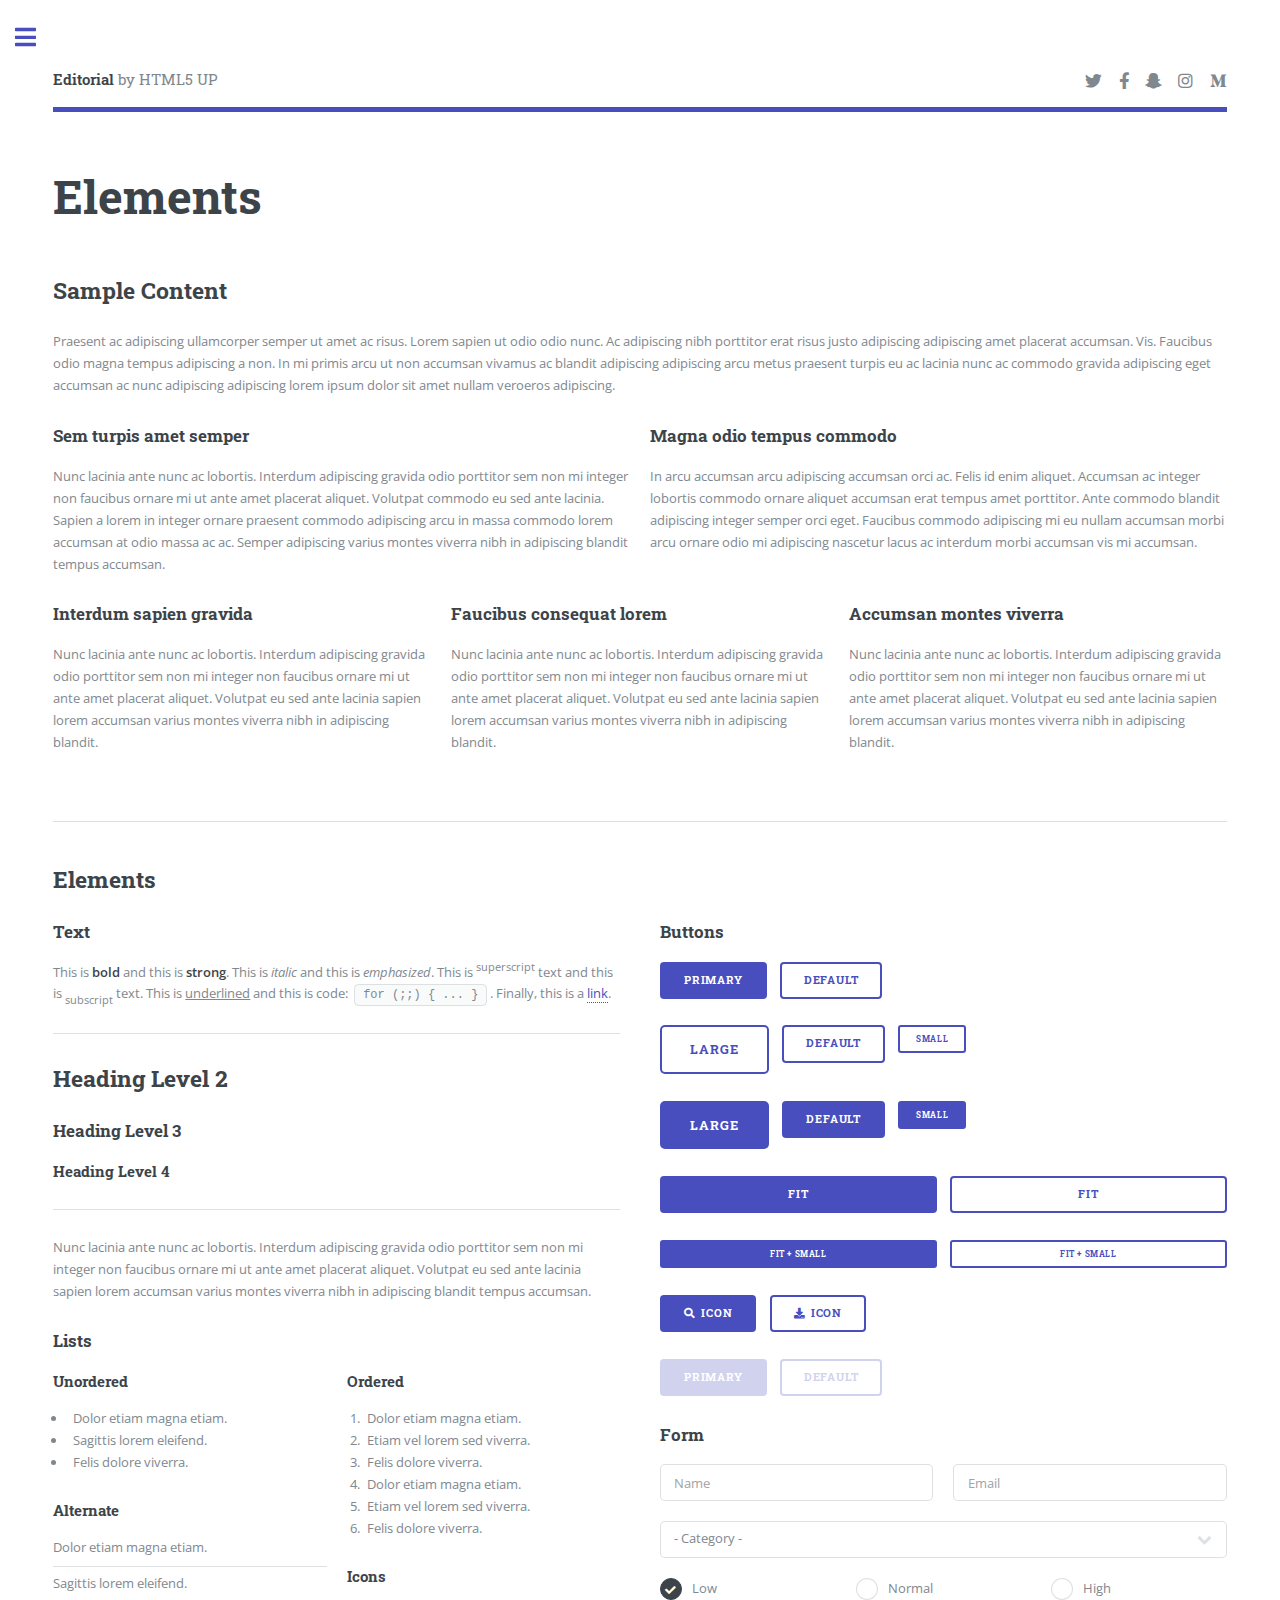
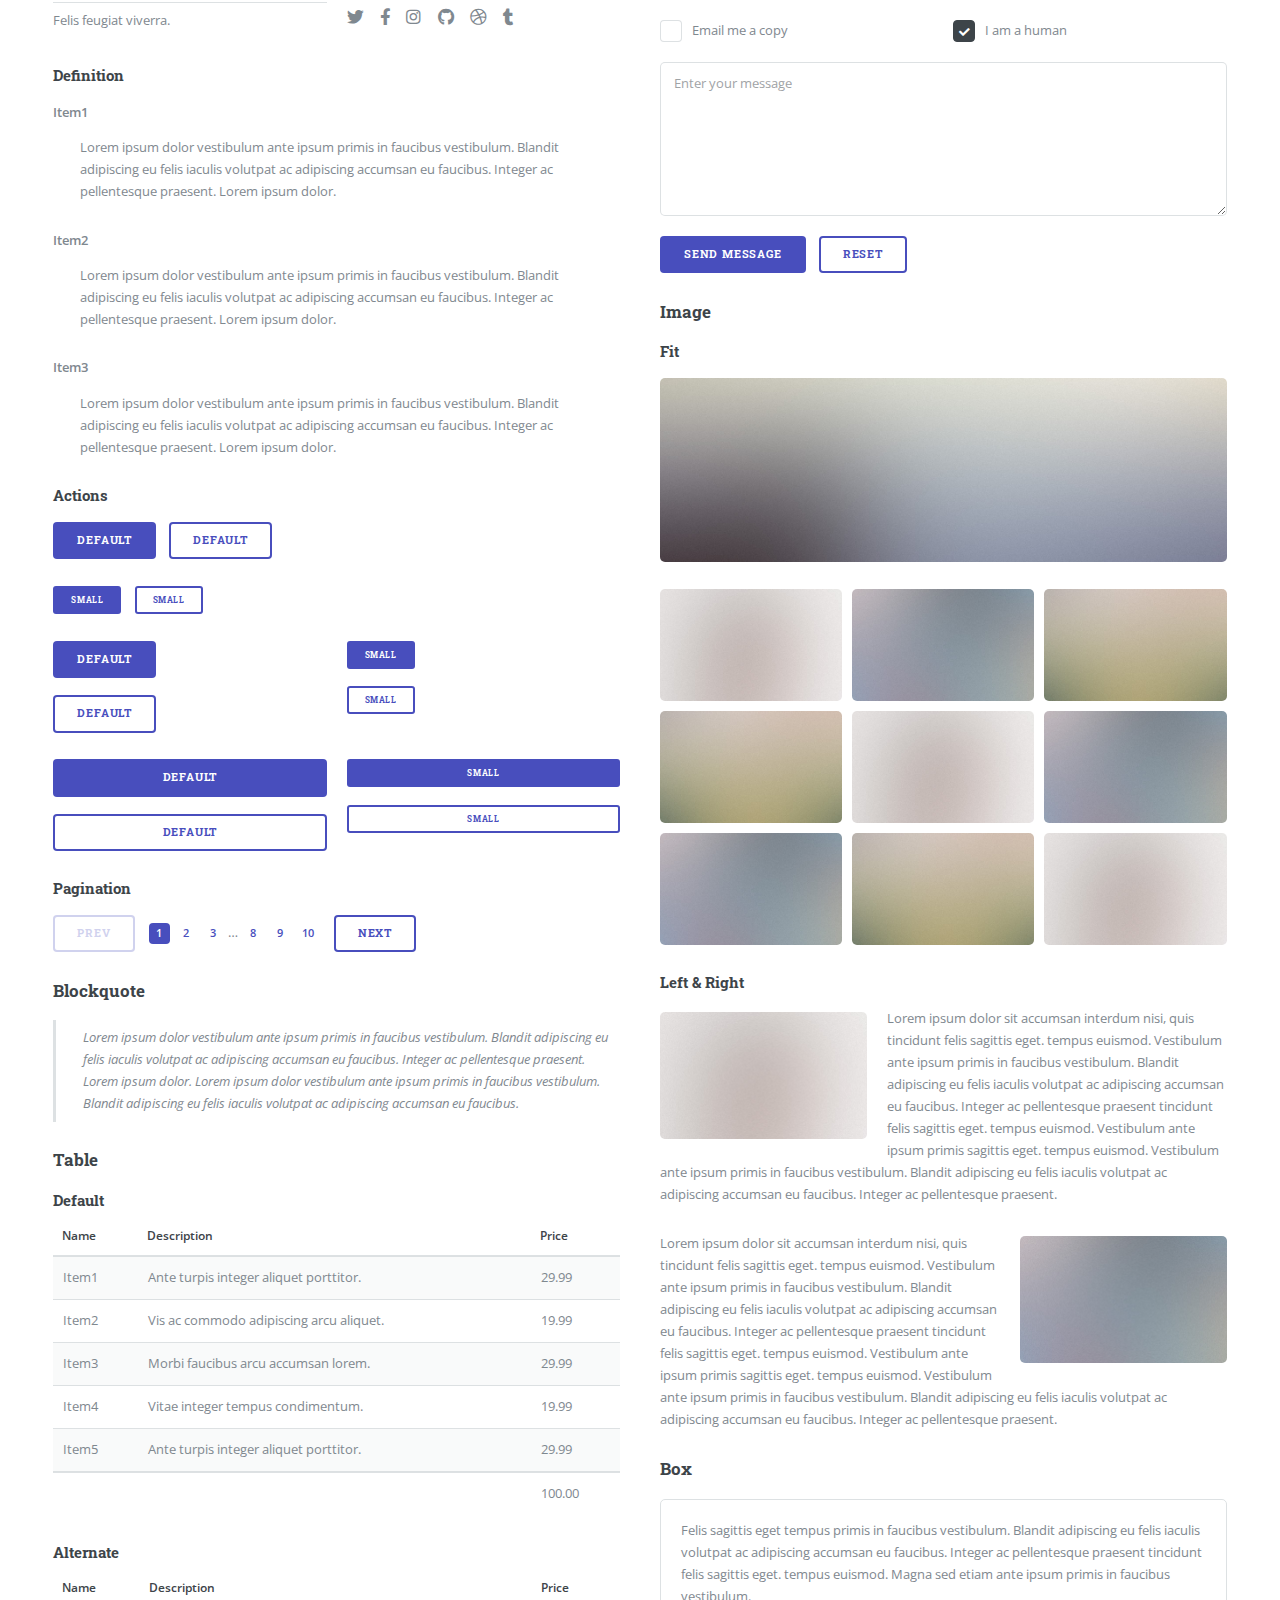
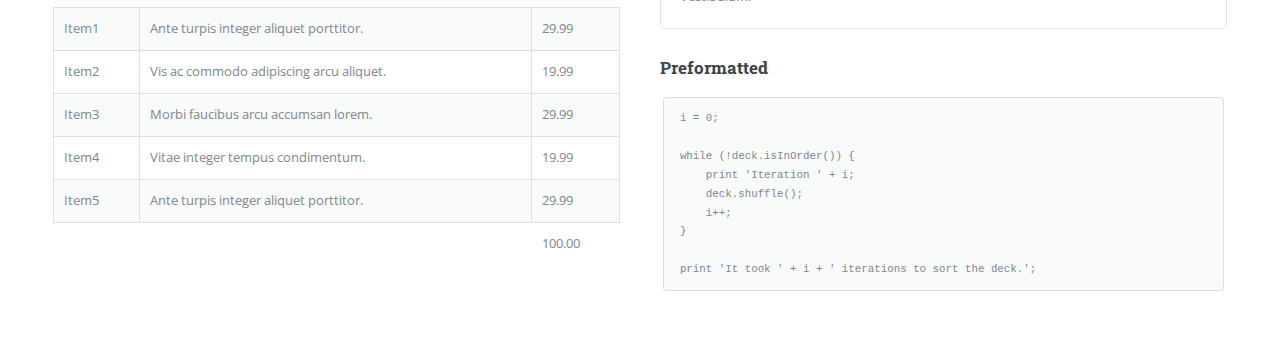
<file: elements.html>
<!DOCTYPE HTML>
<!--
	Editorial by HTML5 UP
	html5up.net | @ajlkn
	Free for personal and commercial use under the CCA 3.0 license (html5up.net/license)
-->
<html>
	<head>
		<title>Elements - Editorial by HTML5 UP</title>
		<meta charset="utf-8" />
		<meta name="viewport" content="width=device-width, initial-scale=1, user-scalable=no" />
		<link rel="stylesheet" href="assets/css/main.css" />
	</head>
	<body class="is-preload">

		<!-- Wrapper -->
			<div id="wrapper">

				<!-- Main -->
					<div id="main">
						<div class="inner">

							<!-- Header -->
								<header id="header">
									<a href="index.html" class="logo"><strong>Editorial</strong> by HTML5 UP</a>
									<ul class="icons">
										<li><a href="#" class="icon brands fa-twitter"><span class="label">Twitter</span></a></li>
										<li><a href="#" class="icon brands fa-facebook-f"><span class="label">Facebook</span></a></li>
										<li><a href="#" class="icon brands fa-snapchat-ghost"><span class="label">Snapchat</span></a></li>
										<li><a href="#" class="icon brands fa-instagram"><span class="label">Instagram</span></a></li>
										<li><a href="#" class="icon brands fa-medium-m"><span class="label">Medium</span></a></li>
									</ul>
								</header>

							<!-- Content -->
								<section>
									<header class="main">
										<h1>Elements</h1>
									</header>

									<!-- Content -->
										<h2 id="content">Sample Content</h2>
										<p>Praesent ac adipiscing ullamcorper semper ut amet ac risus. Lorem sapien ut odio odio nunc. Ac adipiscing nibh porttitor erat risus justo adipiscing adipiscing amet placerat accumsan. Vis. Faucibus odio magna tempus adipiscing a non. In mi primis arcu ut non accumsan vivamus ac blandit adipiscing adipiscing arcu metus praesent turpis eu ac lacinia nunc ac commodo gravida adipiscing eget accumsan ac nunc adipiscing adipiscing lorem ipsum dolor sit amet nullam veroeros adipiscing.</p>
										<div class="row">
											<div class="col-6 col-12-small">
												<h3>Sem turpis amet semper</h3>
												<p>Nunc lacinia ante nunc ac lobortis. Interdum adipiscing gravida odio porttitor sem non mi integer non faucibus ornare mi ut ante amet placerat aliquet. Volutpat commodo eu sed ante lacinia. Sapien a lorem in integer ornare praesent commodo adipiscing arcu in massa commodo lorem accumsan at odio massa ac ac. Semper adipiscing varius montes viverra nibh in adipiscing blandit tempus accumsan.</p>
											</div>
											<div class="col-6 col-12-small">
												<h3>Magna odio tempus commodo</h3>
												<p>In arcu accumsan arcu adipiscing accumsan orci ac. Felis id enim aliquet. Accumsan ac integer lobortis commodo ornare aliquet accumsan erat tempus amet porttitor. Ante commodo blandit adipiscing integer semper orci eget. Faucibus commodo adipiscing mi eu nullam accumsan morbi arcu ornare odio mi adipiscing nascetur lacus ac interdum morbi accumsan vis mi accumsan.</p>
											</div>
											<!-- Break -->
											<div class="col-4 col-12-medium">
												<h3>Interdum sapien gravida</h3>
												<p>Nunc lacinia ante nunc ac lobortis. Interdum adipiscing gravida odio porttitor sem non mi integer non faucibus ornare mi ut ante amet placerat aliquet. Volutpat eu sed ante lacinia sapien lorem accumsan varius montes viverra nibh in adipiscing blandit.</p>
											</div>
											<div class="col-4 col-12-medium">
												<h3>Faucibus consequat lorem</h3>
												<p>Nunc lacinia ante nunc ac lobortis. Interdum adipiscing gravida odio porttitor sem non mi integer non faucibus ornare mi ut ante amet placerat aliquet. Volutpat eu sed ante lacinia sapien lorem accumsan varius montes viverra nibh in adipiscing blandit.</p>
											</div>
											<div class="col-4 col-12-medium">
												<h3>Accumsan montes viverra</h3>
												<p>Nunc lacinia ante nunc ac lobortis. Interdum adipiscing gravida odio porttitor sem non mi integer non faucibus ornare mi ut ante amet placerat aliquet. Volutpat eu sed ante lacinia sapien lorem accumsan varius montes viverra nibh in adipiscing blandit.</p>
											</div>
										</div>

									<hr class="major" />

									<!-- Elements -->
										<h2 id="elements">Elements</h2>
										<div class="row gtr-200">
											<div class="col-6 col-12-medium">

												<!-- Text stuff -->
													<h3>Text</h3>
													<p>This is <b>bold</b> and this is <strong>strong</strong>. This is <i>italic</i> and this is <em>emphasized</em>.
													This is <sup>superscript</sup> text and this is <sub>subscript</sub> text.
													This is <u>underlined</u> and this is code: <code>for (;;) { ... }</code>.
													Finally, this is a <a href="#">link</a>.</p>
													<hr />
													<h2>Heading Level 2</h2>
													<h3>Heading Level 3</h3>
													<h4>Heading Level 4</h4>
													<hr />
													<p>Nunc lacinia ante nunc ac lobortis. Interdum adipiscing gravida odio porttitor sem non mi integer non faucibus ornare mi ut ante amet placerat aliquet. Volutpat eu sed ante lacinia sapien lorem accumsan varius montes viverra nibh in adipiscing blandit tempus accumsan.</p>

												<!-- Lists -->
													<h3>Lists</h3>
													<div class="row">
														<div class="col-6 col-12-small">

															<h4>Unordered</h4>
															<ul>
																<li>Dolor etiam magna etiam.</li>
																<li>Sagittis lorem eleifend.</li>
																<li>Felis dolore viverra.</li>
															</ul>

															<h4>Alternate</h4>
															<ul class="alt">
																<li>Dolor etiam magna etiam.</li>
																<li>Sagittis lorem eleifend.</li>
																<li>Felis feugiat viverra.</li>
															</ul>

														</div>
														<div class="col-6 col-12-small">

															<h4>Ordered</h4>
															<ol>
																<li>Dolor etiam magna etiam.</li>
																<li>Etiam vel lorem sed viverra.</li>
																<li>Felis dolore viverra.</li>
																<li>Dolor etiam magna etiam.</li>
																<li>Etiam vel lorem sed viverra.</li>
																<li>Felis dolore viverra.</li>
															</ol>

															<h4>Icons</h4>
															<ul class="icons">
																<li><a href="#" class="icon brands fa-twitter"><span class="label">Twitter</span></a></li>
																<li><a href="#" class="icon brands fa-facebook-f"><span class="label">Facebook</span></a></li>
																<li><a href="#" class="icon brands fa-instagram"><span class="label">Instagram</span></a></li>
																<li><a href="#" class="icon brands fa-github"><span class="label">Github</span></a></li>
																<li><a href="#" class="icon brands fa-dribbble"><span class="label">Dribbble</span></a></li>
																<li><a href="#" class="icon brands fa-tumblr"><span class="label">Tumblr</span></a></li>
															</ul>

														</div>
													</div>
													<h4>Definition</h4>
													<dl>
														<dt>Item1</dt>
														<dd>
															<p>Lorem ipsum dolor vestibulum ante ipsum primis in faucibus vestibulum. Blandit adipiscing eu felis iaculis volutpat ac adipiscing accumsan eu faucibus. Integer ac pellentesque praesent. Lorem ipsum dolor.</p>
														</dd>
														<dt>Item2</dt>
														<dd>
															<p>Lorem ipsum dolor vestibulum ante ipsum primis in faucibus vestibulum. Blandit adipiscing eu felis iaculis volutpat ac adipiscing accumsan eu faucibus. Integer ac pellentesque praesent. Lorem ipsum dolor.</p>
														</dd>
														<dt>Item3</dt>
														<dd>
															<p>Lorem ipsum dolor vestibulum ante ipsum primis in faucibus vestibulum. Blandit adipiscing eu felis iaculis volutpat ac adipiscing accumsan eu faucibus. Integer ac pellentesque praesent. Lorem ipsum dolor.</p>
														</dd>
													</dl>

													<h4>Actions</h4>
													<ul class="actions">
														<li><a href="#" class="button primary">Default</a></li>
														<li><a href="#" class="button">Default</a></li>
													</ul>
													<ul class="actions small">
														<li><a href="#" class="button primary small">Small</a></li>
														<li><a href="#" class="button small">Small</a></li>
													</ul>
													<div class="row">
														<div class="col-6 col-12-small">
															<ul class="actions stacked">
																<li><a href="#" class="button primary">Default</a></li>
																<li><a href="#" class="button">Default</a></li>
															</ul>
														</div>
														<div class="col-6 col-12-small">
															<ul class="actions stacked">
																<li><a href="#" class="button primary small">Small</a></li>
																<li><a href="#" class="button small">Small</a></li>
															</ul>
														</div>
														<div class="col-6 col-12-small">
															<ul class="actions stacked">
																<li><a href="#" class="button primary fit">Default</a></li>
																<li><a href="#" class="button fit">Default</a></li>
															</ul>
														</div>
														<div class="col-6 col-12-small">
															<ul class="actions stacked">
																<li><a href="#" class="button primary small fit">Small</a></li>
																<li><a href="#" class="button small fit">Small</a></li>
															</ul>
														</div>
													</div>

													<h4>Pagination</h4>
													<ul class="pagination">
														<li><span class="button disabled">Prev</span></li>
														<li><a href="#" class="page active">1</a></li>
														<li><a href="#" class="page">2</a></li>
														<li><a href="#" class="page">3</a></li>
														<li><span>&hellip;</span></li>
														<li><a href="#" class="page">8</a></li>
														<li><a href="#" class="page">9</a></li>
														<li><a href="#" class="page">10</a></li>
														<li><a href="#" class="button">Next</a></li>
													</ul>

												<!-- Blockquote -->
													<h3>Blockquote</h3>
													<blockquote>Lorem ipsum dolor vestibulum ante ipsum primis in faucibus vestibulum. Blandit adipiscing eu felis iaculis volutpat ac adipiscing accumsan eu faucibus. Integer ac pellentesque praesent. Lorem ipsum dolor. Lorem ipsum dolor vestibulum ante ipsum primis in faucibus vestibulum. Blandit adipiscing eu felis iaculis volutpat ac adipiscing accumsan eu faucibus.</blockquote>

												<!-- Table -->
													<h3>Table</h3>

													<h4>Default</h4>
													<div class="table-wrapper">
														<table>
															<thead>
																<tr>
																	<th>Name</th>
																	<th>Description</th>
																	<th>Price</th>
																</tr>
															</thead>
															<tbody>
																<tr>
																	<td>Item1</td>
																	<td>Ante turpis integer aliquet porttitor.</td>
																	<td>29.99</td>
																</tr>
																<tr>
																	<td>Item2</td>
																	<td>Vis ac commodo adipiscing arcu aliquet.</td>
																	<td>19.99</td>
																</tr>
																<tr>
																	<td>Item3</td>
																	<td> Morbi faucibus arcu accumsan lorem.</td>
																	<td>29.99</td>
																</tr>
																<tr>
																	<td>Item4</td>
																	<td>Vitae integer tempus condimentum.</td>
																	<td>19.99</td>
																</tr>
																<tr>
																	<td>Item5</td>
																	<td>Ante turpis integer aliquet porttitor.</td>
																	<td>29.99</td>
																</tr>
															</tbody>
															<tfoot>
																<tr>
																	<td colspan="2"></td>
																	<td>100.00</td>
																</tr>
															</tfoot>
														</table>
													</div>

													<h4>Alternate</h4>
													<div class="table-wrapper">
														<table class="alt">
															<thead>
																<tr>
																	<th>Name</th>
																	<th>Description</th>
																	<th>Price</th>
																</tr>
															</thead>
															<tbody>
																<tr>
																	<td>Item1</td>
																	<td>Ante turpis integer aliquet porttitor.</td>
																	<td>29.99</td>
																</tr>
																<tr>
																	<td>Item2</td>
																	<td>Vis ac commodo adipiscing arcu aliquet.</td>
																	<td>19.99</td>
																</tr>
																<tr>
																	<td>Item3</td>
																	<td> Morbi faucibus arcu accumsan lorem.</td>
																	<td>29.99</td>
																</tr>
																<tr>
																	<td>Item4</td>
																	<td>Vitae integer tempus condimentum.</td>
																	<td>19.99</td>
																</tr>
																<tr>
																	<td>Item5</td>
																	<td>Ante turpis integer aliquet porttitor.</td>
																	<td>29.99</td>
																</tr>
															</tbody>
															<tfoot>
																<tr>
																	<td colspan="2"></td>
																	<td>100.00</td>
																</tr>
															</tfoot>
														</table>
													</div>

											</div>
											<div class="col-6 col-12-medium">

												<!-- Buttons -->
													<h3>Buttons</h3>
													<ul class="actions">
														<li><a href="#" class="button primary">Primary</a></li>
														<li><a href="#" class="button">Default</a></li>
													</ul>
													<ul class="actions">
														<li><a href="#" class="button large">Large</a></li>
														<li><a href="#" class="button">Default</a></li>
														<li><a href="#" class="button small">Small</a></li>
													</ul>
													<ul class="actions">
														<li><a href="#" class="button primary large">Large</a></li>
														<li><a href="#" class="button primary">Default</a></li>
														<li><a href="#" class="button primary small">Small</a></li>
													</ul>
													<ul class="actions fit">
														<li><a href="#" class="button primary fit">Fit</a></li>
														<li><a href="#" class="button fit">Fit</a></li>
													</ul>
													<ul class="actions fit small">
														<li><a href="#" class="button primary fit small">Fit + Small</a></li>
														<li><a href="#" class="button fit small">Fit + Small</a></li>
													</ul>
													<ul class="actions">
														<li><a href="#" class="button primary icon solid fa-search">Icon</a></li>
														<li><a href="#" class="button icon solid fa-download">Icon</a></li>
													</ul>
													<ul class="actions">
														<li><span class="button primary disabled">Primary</span></li>
														<li><span class="button disabled">Default</span></li>
													</ul>

												<!-- Form -->
													<h3>Form</h3>

													<form method="post" action="#">
														<div class="row gtr-uniform">
															<div class="col-6 col-12-xsmall">
																<input type="text" name="demo-name" id="demo-name" value="" placeholder="Name" />
															</div>
															<div class="col-6 col-12-xsmall">
																<input type="email" name="demo-email" id="demo-email" value="" placeholder="Email" />
															</div>
															<!-- Break -->
															<div class="col-12">
																<select name="demo-category" id="demo-category">
																	<option value="">- Category -</option>
																	<option value="1">Manufacturing</option>
																	<option value="1">Shipping</option>
																	<option value="1">Administration</option>
																	<option value="1">Human Resources</option>
																</select>
															</div>
															<!-- Break -->
															<div class="col-4 col-12-small">
																<input type="radio" id="demo-priority-low" name="demo-priority" checked>
																<label for="demo-priority-low">Low</label>
															</div>
															<div class="col-4 col-12-small">
																<input type="radio" id="demo-priority-normal" name="demo-priority">
																<label for="demo-priority-normal">Normal</label>
															</div>
															<div class="col-4 col-12-small">
																<input type="radio" id="demo-priority-high" name="demo-priority">
																<label for="demo-priority-high">High</label>
															</div>
															<!-- Break -->
															<div class="col-6 col-12-small">
																<input type="checkbox" id="demo-copy" name="demo-copy">
																<label for="demo-copy">Email me a copy</label>
															</div>
															<div class="col-6 col-12-small">
																<input type="checkbox" id="demo-human" name="demo-human" checked>
																<label for="demo-human">I am a human</label>
															</div>
															<!-- Break -->
															<div class="col-12">
																<textarea name="demo-message" id="demo-message" placeholder="Enter your message" rows="6"></textarea>
															</div>
															<!-- Break -->
															<div class="col-12">
																<ul class="actions">
																	<li><input type="submit" value="Send Message" class="primary" /></li>
																	<li><input type="reset" value="Reset" /></li>
																</ul>
															</div>
														</div>
													</form>

												<!-- Image -->
													<h3>Image</h3>

													<h4>Fit</h4>
													<span class="image fit"><img src="images/pic11.jpg" alt="" /></span>
													<div class="box alt">
														<div class="row gtr-50 gtr-uniform">
															<div class="col-4"><span class="image fit"><img src="images/pic01.jpg" alt="" /></span></div>
															<div class="col-4"><span class="image fit"><img src="images/pic02.jpg" alt="" /></span></div>
															<div class="col-4"><span class="image fit"><img src="images/pic03.jpg" alt="" /></span></div>
															<!-- Break -->
															<div class="col-4"><span class="image fit"><img src="images/pic03.jpg" alt="" /></span></div>
															<div class="col-4"><span class="image fit"><img src="images/pic01.jpg" alt="" /></span></div>
															<div class="col-4"><span class="image fit"><img src="images/pic02.jpg" alt="" /></span></div>
															<!-- Break -->
															<div class="col-4"><span class="image fit"><img src="images/pic02.jpg" alt="" /></span></div>
															<div class="col-4"><span class="image fit"><img src="images/pic03.jpg" alt="" /></span></div>
															<div class="col-4"><span class="image fit"><img src="images/pic01.jpg" alt="" /></span></div>
														</div>
													</div>

													<h4>Left &amp; Right</h4>
													<p><span class="image left"><img src="images/pic01.jpg" alt="" /></span>Lorem ipsum dolor sit accumsan interdum nisi, quis tincidunt felis sagittis eget. tempus euismod. Vestibulum ante ipsum primis in faucibus vestibulum. Blandit adipiscing eu felis iaculis volutpat ac adipiscing accumsan eu faucibus. Integer ac pellentesque praesent tincidunt felis sagittis eget. tempus euismod. Vestibulum ante ipsum primis sagittis eget. tempus euismod. Vestibulum ante ipsum primis in faucibus vestibulum. Blandit adipiscing eu felis iaculis volutpat ac adipiscing accumsan eu faucibus. Integer ac pellentesque praesent.</p>
													<p><span class="image right"><img src="images/pic02.jpg" alt="" /></span>Lorem ipsum dolor sit accumsan interdum nisi, quis tincidunt felis sagittis eget. tempus euismod. Vestibulum ante ipsum primis in faucibus vestibulum. Blandit adipiscing eu felis iaculis volutpat ac adipiscing accumsan eu faucibus. Integer ac pellentesque praesent tincidunt felis sagittis eget. tempus euismod. Vestibulum ante ipsum primis sagittis eget. tempus euismod. Vestibulum ante ipsum primis in faucibus vestibulum. Blandit adipiscing eu felis iaculis volutpat ac adipiscing accumsan eu faucibus. Integer ac pellentesque praesent.</p>

												<!-- Box -->
													<h3>Box</h3>
													<div class="box">
														<p>Felis sagittis eget tempus primis in faucibus vestibulum. Blandit adipiscing eu felis iaculis volutpat ac adipiscing accumsan eu faucibus. Integer ac pellentesque praesent tincidunt felis sagittis eget. tempus euismod. Magna sed etiam ante ipsum primis in faucibus vestibulum.</p>
													</div>

												<!-- Preformatted Code -->
													<h3>Preformatted</h3>
													<pre><code>i = 0;

while (!deck.isInOrder()) {
    print 'Iteration ' + i;
    deck.shuffle();
    i++;
}

print 'It took ' + i + ' iterations to sort the deck.';
</code></pre>

											</div>
										</div>

								</section>

						</div>
					</div>

				<!-- Sidebar -->
					<div id="sidebar">
						<div class="inner">

							<!-- Search -->
								<section id="search" class="alt">
									<form method="post" action="#">
										<input type="text" name="query" id="query" placeholder="Search" />
									</form>
								</section>

							<!-- Menu -->
								<nav id="menu">
									<header class="major">
										<h2>Menu</h2>
									</header>
									<ul>
										<li><a href="index.html">Homepage</a></li>
										
										<li>
											<span class="opener">Projects</span>
											<ul>
												<li><a href="Dolphin.html">Dolphin Enrichment Device</a></li>
												<li><a href="disney.html">Animatronic 30% Design</a></li>
												<li><a href="250.html">Cube Lifting Robot</a></li>
												<li><a href="350.html">Four Bar Linkage Light Game</a></li>
												<li><a href="495.html">Bottle Rocket Predicitve Landing Design</a></li>
												<li><a href="blender.html">Hand Blender Manufacturing Redesign</a></li>
												<li><a href="const.html">Construction Aid</a></li>
												<li><a href="mrover.html">Mast Mounting Clamp</a></li>
											</ul>
										</li>
										<li><a href="generic.html">Generic</a></li>
										<li><a href="elements.html">Elements</a></li>
										<li>
										
									</ul>
								</nav>

							<!-- Section -->
								<section>
									<header class="major">
										<h2>Highlights</h2>
									</header>
									<div class="mini-posts">
										<article>
											<a href="#" class="image"><img src="images/pic07.jpg" alt="" /></a>
											<p>*insert text about Dolphin Quest Project*</p>
										</article>
										<article>
											<a href="#" class="image"><img src="images/pic08.jpg" alt="" /></a>
											<p>*Probably my Disney Project*</p>
										</article>
										<article>
											<a href="#" class="image"><img src="images/pic09.jpg" alt="" /></a>
											<p>*495 lab project</p>
										</article>
									</div>
									<ul class="actions">
										<li><a href="#" class="button">More</a></li>
									</ul>
								</section>

							<!-- Section -->
								<section>
									<header class="major">
										<h2>Get in touch</h2>
									</header>
									<p>I am currently open to work and would love to hear about any opportunities! Please do not hesitate to reach out!</p>
									<ul class="contact">
										<li class="icon solid fa-home">Currently based in Austin, Tx<br />
										<li class="icon solid fa-envelope"><a href="#">Alexapacifico@gmail.com</a></li>
										<li class="icon solid fa-phone">(734) 330 - 3423</li>
										
									</ul>
								</section>

							<!-- Footer -->
								<footer id="footer">
									<p class="copyright">&copy; Untitled. All rights reserved. Demo Images: <a href="https://unsplash.com">Unsplash</a>. Design: <a href="https://html5up.net">HTML5 UP</a>.</p>
								</footer>

						</div>
					</div>

			</div>

		<!-- Scripts -->
			<script src="assets/js/jquery.min.js"></script>
			<script src="assets/js/browser.min.js"></script>
			<script src="assets/js/breakpoints.min.js"></script>
			<script src="assets/js/util.js"></script>
			<script src="assets/js/main.js"></script>

	</body>
</html>
</file>
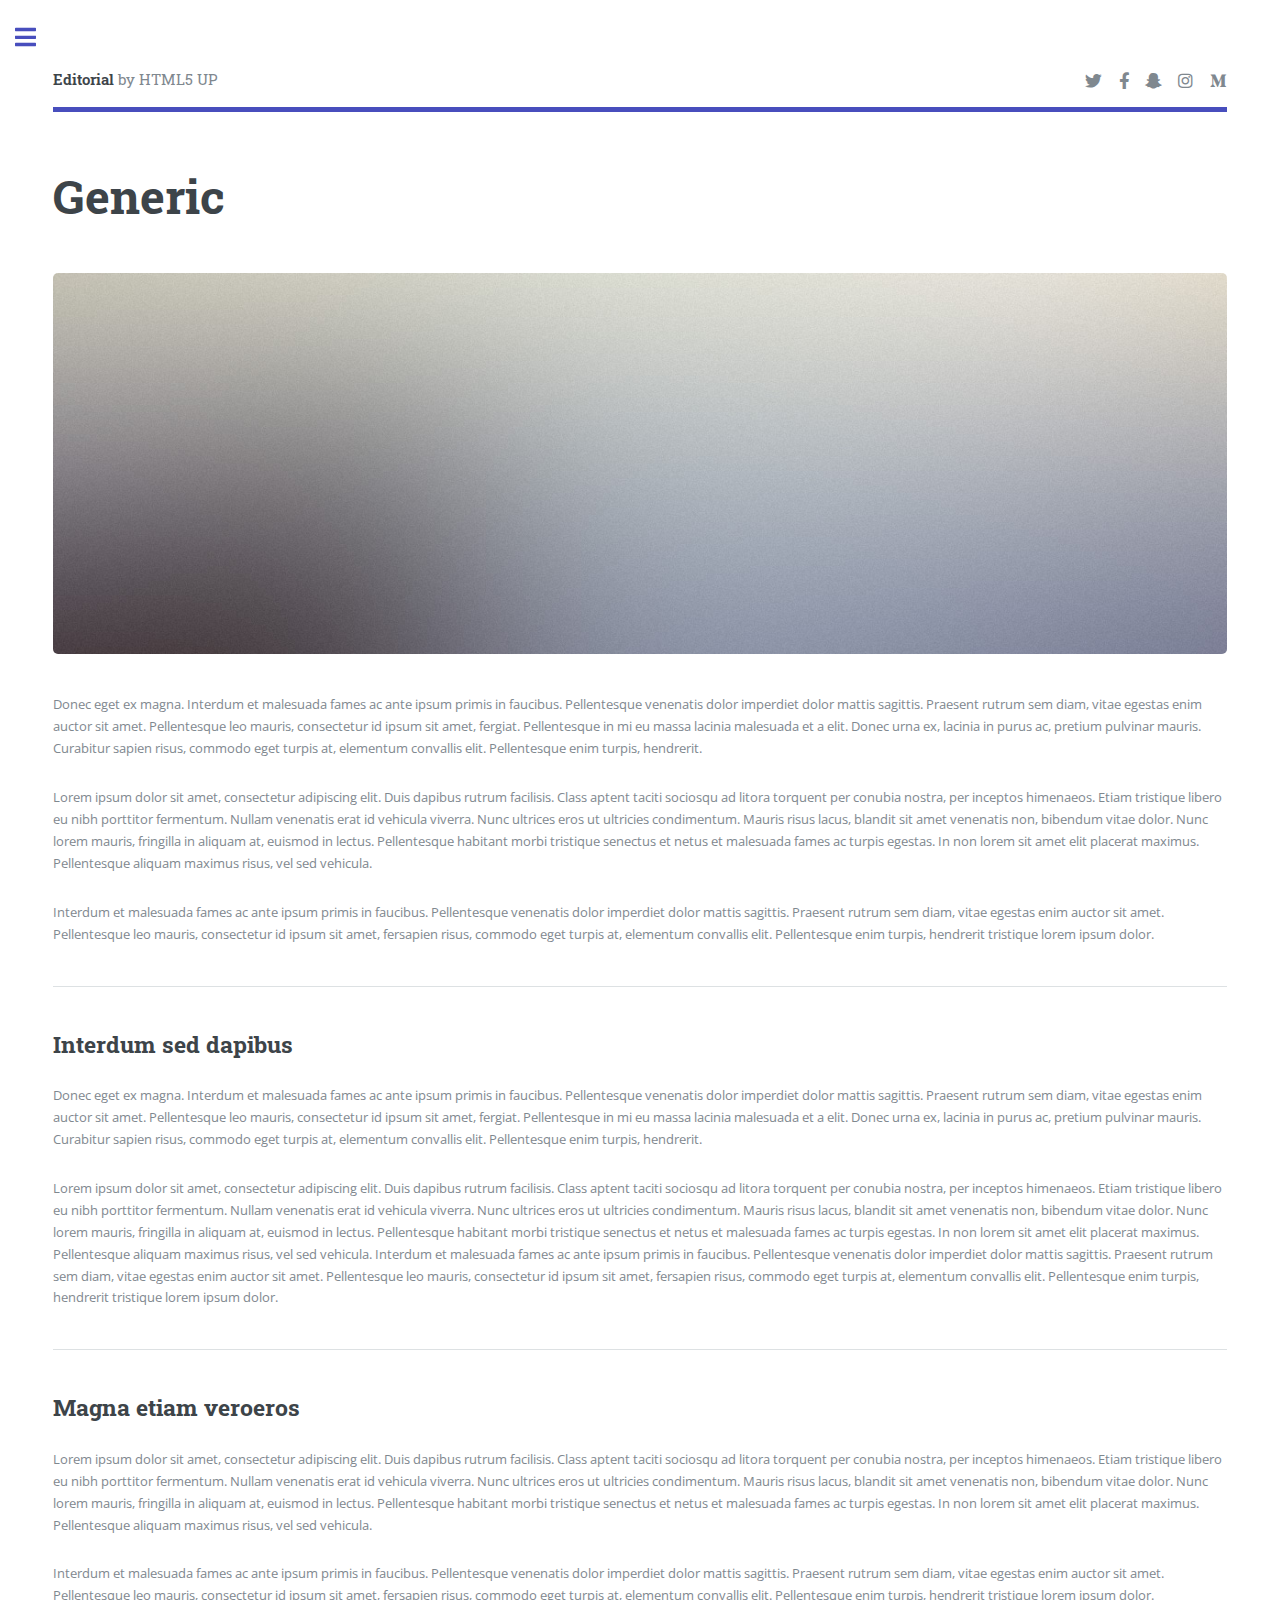
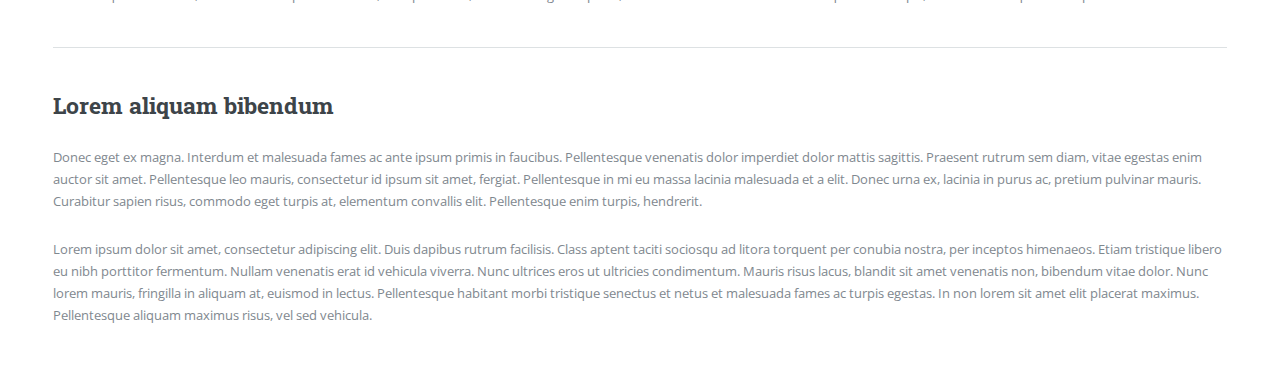
<file: generic.html>
<!DOCTYPE HTML>
<!--
	Editorial by HTML5 UP
	html5up.net | @ajlkn
	Free for personal and commercial use under the CCA 3.0 license (html5up.net/license)
-->
<html>
	<head>
		<title>Generic</title>
		<meta charset="utf-8" />
		<meta name="viewport" content="width=device-width, initial-scale=1, user-scalable=no" />
		<link rel="stylesheet" href="assets/css/main.css" />
	</head>
	<body class="is-preload">

		<!-- Wrapper -->
			<div id="wrapper">

				<!-- Main -->
					<div id="main">
						<div class="inner">

							<!-- Header -->
								<header id="header">
									<a href="index.html" class="logo"><strong>Editorial</strong> by HTML5 UP</a>
									<ul class="icons">
										<li><a href="#" class="icon brands fa-twitter"><span class="label">Twitter</span></a></li>
										<li><a href="#" class="icon brands fa-facebook-f"><span class="label">Facebook</span></a></li>
										<li><a href="#" class="icon brands fa-snapchat-ghost"><span class="label">Snapchat</span></a></li>
										<li><a href="#" class="icon brands fa-instagram"><span class="label">Instagram</span></a></li>
										<li><a href="#" class="icon brands fa-medium-m"><span class="label">Medium</span></a></li>
									</ul>
								</header>

							<!-- Content -->
								<section>
									<header class="main">
										<h1>Generic</h1>
									</header>

									<span class="image main"><img src="images/pic11.jpg" alt="" /></span>

									<p>Donec eget ex magna. Interdum et malesuada fames ac ante ipsum primis in faucibus. Pellentesque venenatis dolor imperdiet dolor mattis sagittis. Praesent rutrum sem diam, vitae egestas enim auctor sit amet. Pellentesque leo mauris, consectetur id ipsum sit amet, fergiat. Pellentesque in mi eu massa lacinia malesuada et a elit. Donec urna ex, lacinia in purus ac, pretium pulvinar mauris. Curabitur sapien risus, commodo eget turpis at, elementum convallis elit. Pellentesque enim turpis, hendrerit.</p>
									<p>Lorem ipsum dolor sit amet, consectetur adipiscing elit. Duis dapibus rutrum facilisis. Class aptent taciti sociosqu ad litora torquent per conubia nostra, per inceptos himenaeos. Etiam tristique libero eu nibh porttitor fermentum. Nullam venenatis erat id vehicula viverra. Nunc ultrices eros ut ultricies condimentum. Mauris risus lacus, blandit sit amet venenatis non, bibendum vitae dolor. Nunc lorem mauris, fringilla in aliquam at, euismod in lectus. Pellentesque habitant morbi tristique senectus et netus et malesuada fames ac turpis egestas. In non lorem sit amet elit placerat maximus. Pellentesque aliquam maximus risus, vel sed vehicula.</p>
									<p>Interdum et malesuada fames ac ante ipsum primis in faucibus. Pellentesque venenatis dolor imperdiet dolor mattis sagittis. Praesent rutrum sem diam, vitae egestas enim auctor sit amet. Pellentesque leo mauris, consectetur id ipsum sit amet, fersapien risus, commodo eget turpis at, elementum convallis elit. Pellentesque enim turpis, hendrerit tristique lorem ipsum dolor.</p>

									<hr class="major" />

									<h2>Interdum sed dapibus</h2>
									<p>Donec eget ex magna. Interdum et malesuada fames ac ante ipsum primis in faucibus. Pellentesque venenatis dolor imperdiet dolor mattis sagittis. Praesent rutrum sem diam, vitae egestas enim auctor sit amet. Pellentesque leo mauris, consectetur id ipsum sit amet, fergiat. Pellentesque in mi eu massa lacinia malesuada et a elit. Donec urna ex, lacinia in purus ac, pretium pulvinar mauris. Curabitur sapien risus, commodo eget turpis at, elementum convallis elit. Pellentesque enim turpis, hendrerit.</p>
									<p>Lorem ipsum dolor sit amet, consectetur adipiscing elit. Duis dapibus rutrum facilisis. Class aptent taciti sociosqu ad litora torquent per conubia nostra, per inceptos himenaeos. Etiam tristique libero eu nibh porttitor fermentum. Nullam venenatis erat id vehicula viverra. Nunc ultrices eros ut ultricies condimentum. Mauris risus lacus, blandit sit amet venenatis non, bibendum vitae dolor. Nunc lorem mauris, fringilla in aliquam at, euismod in lectus. Pellentesque habitant morbi tristique senectus et netus et malesuada fames ac turpis egestas. In non lorem sit amet elit placerat maximus. Pellentesque aliquam maximus risus, vel sed vehicula. Interdum et malesuada fames ac ante ipsum primis in faucibus. Pellentesque venenatis dolor imperdiet dolor mattis sagittis. Praesent rutrum sem diam, vitae egestas enim auctor sit amet. Pellentesque leo mauris, consectetur id ipsum sit amet, fersapien risus, commodo eget turpis at, elementum convallis elit. Pellentesque enim turpis, hendrerit tristique lorem ipsum dolor.</p>

									<hr class="major" />

									<h2>Magna etiam veroeros</h2>
									<p>Lorem ipsum dolor sit amet, consectetur adipiscing elit. Duis dapibus rutrum facilisis. Class aptent taciti sociosqu ad litora torquent per conubia nostra, per inceptos himenaeos. Etiam tristique libero eu nibh porttitor fermentum. Nullam venenatis erat id vehicula viverra. Nunc ultrices eros ut ultricies condimentum. Mauris risus lacus, blandit sit amet venenatis non, bibendum vitae dolor. Nunc lorem mauris, fringilla in aliquam at, euismod in lectus. Pellentesque habitant morbi tristique senectus et netus et malesuada fames ac turpis egestas. In non lorem sit amet elit placerat maximus. Pellentesque aliquam maximus risus, vel sed vehicula.</p>
									<p>Interdum et malesuada fames ac ante ipsum primis in faucibus. Pellentesque venenatis dolor imperdiet dolor mattis sagittis. Praesent rutrum sem diam, vitae egestas enim auctor sit amet. Pellentesque leo mauris, consectetur id ipsum sit amet, fersapien risus, commodo eget turpis at, elementum convallis elit. Pellentesque enim turpis, hendrerit tristique lorem ipsum dolor.</p>

									<hr class="major" />

									<h2>Lorem aliquam bibendum</h2>
									<p>Donec eget ex magna. Interdum et malesuada fames ac ante ipsum primis in faucibus. Pellentesque venenatis dolor imperdiet dolor mattis sagittis. Praesent rutrum sem diam, vitae egestas enim auctor sit amet. Pellentesque leo mauris, consectetur id ipsum sit amet, fergiat. Pellentesque in mi eu massa lacinia malesuada et a elit. Donec urna ex, lacinia in purus ac, pretium pulvinar mauris. Curabitur sapien risus, commodo eget turpis at, elementum convallis elit. Pellentesque enim turpis, hendrerit.</p>
									<p>Lorem ipsum dolor sit amet, consectetur adipiscing elit. Duis dapibus rutrum facilisis. Class aptent taciti sociosqu ad litora torquent per conubia nostra, per inceptos himenaeos. Etiam tristique libero eu nibh porttitor fermentum. Nullam venenatis erat id vehicula viverra. Nunc ultrices eros ut ultricies condimentum. Mauris risus lacus, blandit sit amet venenatis non, bibendum vitae dolor. Nunc lorem mauris, fringilla in aliquam at, euismod in lectus. Pellentesque habitant morbi tristique senectus et netus et malesuada fames ac turpis egestas. In non lorem sit amet elit placerat maximus. Pellentesque aliquam maximus risus, vel sed vehicula.</p>

								</section>

						</div>
					</div>

				<!-- Sidebar -->
					<div id="sidebar">
						<div class="inner">

							<!-- Search -->
								<section id="search" class="alt">
									<form method="post" action="#">
										<input type="text" name="query" id="query" placeholder="Search" />
									</form>
								</section>

							<!-- Menu -->
								<nav id="menu">
									<header class="major">
										<h2>Menu</h2>
									</header>
									<ul>
										<li><a href="index.html">Homepage</a></li>
										
										<li>
											<span class="opener">Projects</span>
											<ul>
												<li><a href="Dolphin.html">Dolphin Enrichment Device</a></li>
												<li><a href="disney.html">Animatronic 30% Design</a></li>
												<li><a href="250.html">Cube Lifting Robot</a></li>
												<li><a href="350.html">Four Bar Linkage Light Game</a></li>
												<li><a href="495.html">Bottle Rocket Predicitve Landing Design</a></li>
												<li><a href="blender.html">Hand Blender Manufacturing Redesign</a></li>
												<li><a href="const.html">Construction Aid</a></li>
												<li><a href="mrover.html">Mast Mounting Clamp</a></li>
											</ul>
										</li>
										<li><a href="generic.html">Generic</a></li>
										<li><a href="elements.html">Elements</a></li>
										<li>
										
									</ul>
								</nav>

							<!-- Section -->
								<section>
									<header class="major">
										<h2>Ante interdum</h2>
									</header>
									<div class="mini-posts">
										<article>
											<a href="#" class="image"><img src="images/pic07.jpg" alt="" /></a>
											<p>Aenean ornare velit lacus, ac varius enim lorem ullamcorper dolore aliquam.</p>
										</article>
										<article>
											<a href="#" class="image"><img src="images/pic08.jpg" alt="" /></a>
											<p>Aenean ornare velit lacus, ac varius enim lorem ullamcorper dolore aliquam.</p>
										</article>
										<article>
											<a href="#" class="image"><img src="images/pic09.jpg" alt="" /></a>
											<p>Aenean ornare velit lacus, ac varius enim lorem ullamcorper dolore aliquam.</p>
										</article>
									</div>
									<ul class="actions">
										<li><a href="#" class="button">More</a></li>
									</ul>
								</section>

							<!-- Section -->
								<section>
									<header class="major">
										<h2>Get in touch</h2>
									</header>
									<p>Sed varius enim lorem ullamcorper dolore aliquam aenean ornare velit lacus, ac varius enim lorem ullamcorper dolore. Proin sed aliquam facilisis ante interdum. Sed nulla amet lorem feugiat tempus aliquam.</p>
									<ul class="contact">
										<li class="icon solid fa-envelope"><a href="#">information@untitled.tld</a></li>
										<li class="icon solid fa-phone">(000) 000-0000</li>
										<li class="icon solid fa-home">1234 Somewhere Road #8254<br />
										Nashville, TN 00000-0000</li>
									</ul>
								</section>

							<!-- Footer -->
								<footer id="footer">
									<p class="copyright">&copy; Untitled. All rights reserved. Demo Images: <a href="https://unsplash.com">Unsplash</a>. Design: <a href="https://html5up.net">HTML5 UP</a>.</p>
								</footer>

						</div>
					</div>

			</div>

		<!-- Scripts -->
			<script src="assets/js/jquery.min.js"></script>
			<script src="assets/js/browser.min.js"></script>
			<script src="assets/js/breakpoints.min.js"></script>
			<script src="assets/js/util.js"></script>
			<script src="assets/js/main.js"></script>

	</body>
</html>
</file>
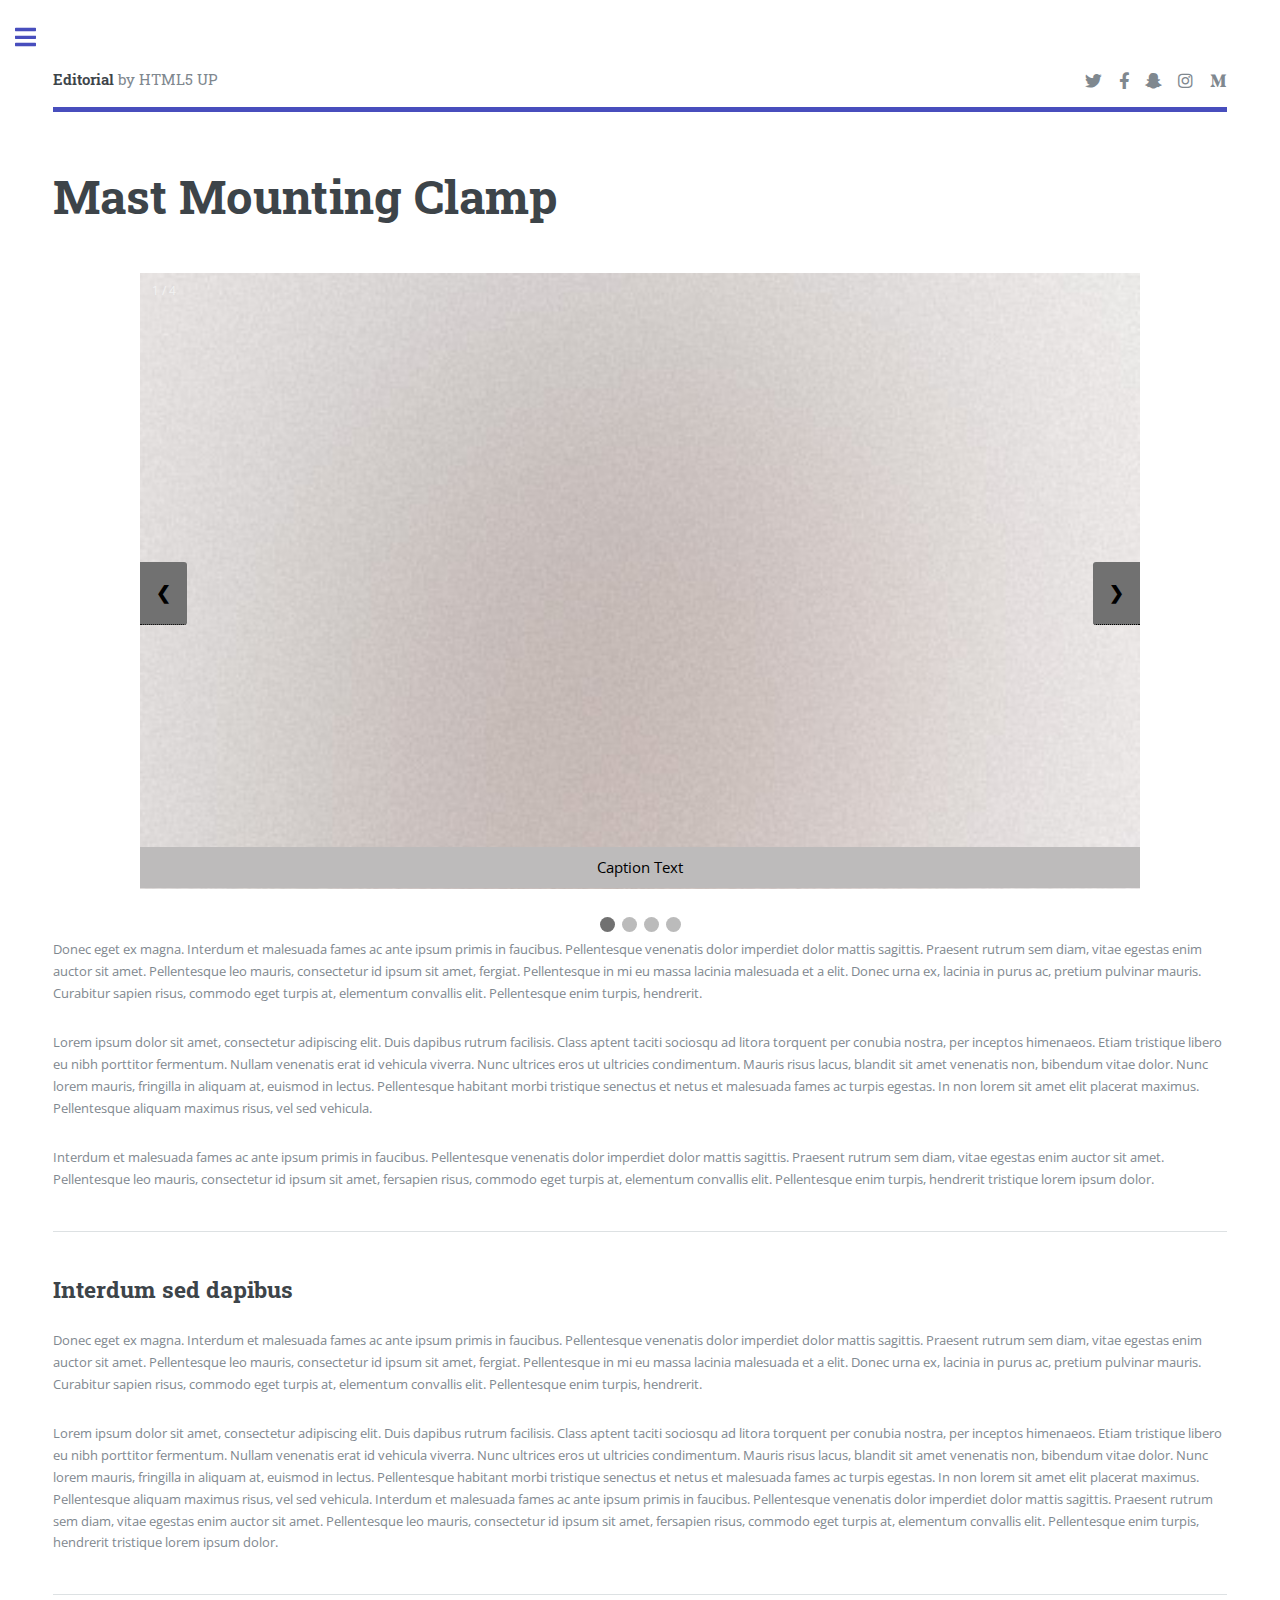
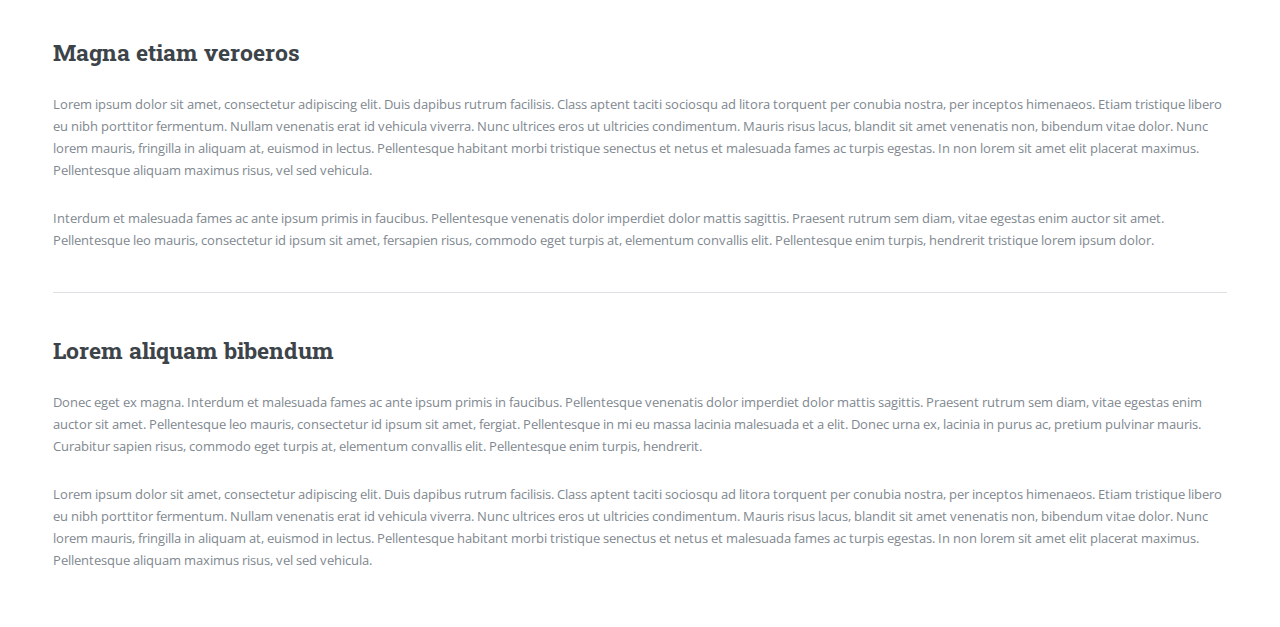
<file: mrover.html>
<!DOCTYPE HTML>
<!--
	Editorial by HTML5 UP
	html5up.net | @ajlkn
	Free for personal and commercial use under the CCA 3.0 license (html5up.net/license)
-->
<html>
	<head>
		<title>Dolphin Enrichment Device</title>
		<meta charset="utf-8" />
		<meta name="viewport" content="width=device-width, initial-scale=1, user-scalable=no" />
		<link rel="stylesheet" href="assets/css/main.css" />
	</head>
	<body class="is-preload">

		<!-- Wrapper -->
			<div id="wrapper">

				<!-- Main -->
					<div id="main">
						<div class="inner">

							<!-- Header -->
								<header id="header">
									<a href="index.html" class="logo"><strong>Editorial</strong> by HTML5 UP</a>
									<ul class="icons">
										<li><a href="#" class="icon brands fa-twitter"><span class="label">Twitter</span></a></li>
										<li><a href="#" class="icon brands fa-facebook-f"><span class="label">Facebook</span></a></li>
										<li><a href="#" class="icon brands fa-snapchat-ghost"><span class="label">Snapchat</span></a></li>
										<li><a href="#" class="icon brands fa-instagram"><span class="label">Instagram</span></a></li>
										<li><a href="#" class="icon brands fa-medium-m"><span class="label">Medium</span></a></li>
									</ul>
								</header>

							<!-- Content -->
								<section>
									<header class="main">
										<h1>Mast Mounting Clamp</h1>
									</header>

									<!-- <span class="image main"><img src="images/pic11.jpg" alt="" /></span> -->
									<!-- Slideshow container -->
									<div class="slideshow-container">

									<!-- Full-width images with number and caption text -->
									<div class="mySlides fade">
										<div class="numbertext">1 / 4</div>
										<img src="images/pic01.jpg" style="width:100%">
										<div class="text">Caption Text</div>
									</div>

									<div class="mySlides fade">
										<div class="numbertext">2 / 4</div>
										<img src="images/pic02.jpg" style="width:100%">
										<div class="text">Caption Two</div>
									</div>

									<div class="mySlides fade">
										<div class="numbertext">3 / 4</div>
										<img src="images/pic03.jpg" style="width:100%">
										<div class="text">Caption Three</div>
									</div>

									<div class="mySlides fade">
										<div class="numbertext">4 / 4</div>
										<img src="images/pic03.jpg" style="width:100%">
										<div class="text">Caption four</div>
									</div>

									<!-- Next and previous buttons -->
									<a class="prev" onclick="plusSlides(-1)">&#10094;</a>
									<a class="next" onclick="plusSlides(1)">&#10095;</a>
									</div>
									<br>

									<!-- The dots/circles -->
									<div style="text-align:center">
									<span class="dot" onclick="currentSlide(1)"></span>
									<span class="dot" onclick="currentSlide(2)"></span>
									<span class="dot" onclick="currentSlide(3)"></span>
									<span class="dot" onclick="currentSlide(4)"></span>
									</div>




									<p>Donec eget ex magna. Interdum et malesuada fames ac ante ipsum primis in faucibus. Pellentesque venenatis dolor imperdiet dolor mattis sagittis. Praesent rutrum sem diam, vitae egestas enim auctor sit amet. Pellentesque leo mauris, consectetur id ipsum sit amet, fergiat. Pellentesque in mi eu massa lacinia malesuada et a elit. Donec urna ex, lacinia in purus ac, pretium pulvinar mauris. Curabitur sapien risus, commodo eget turpis at, elementum convallis elit. Pellentesque enim turpis, hendrerit.</p>
									<p>Lorem ipsum dolor sit amet, consectetur adipiscing elit. Duis dapibus rutrum facilisis. Class aptent taciti sociosqu ad litora torquent per conubia nostra, per inceptos himenaeos. Etiam tristique libero eu nibh porttitor fermentum. Nullam venenatis erat id vehicula viverra. Nunc ultrices eros ut ultricies condimentum. Mauris risus lacus, blandit sit amet venenatis non, bibendum vitae dolor. Nunc lorem mauris, fringilla in aliquam at, euismod in lectus. Pellentesque habitant morbi tristique senectus et netus et malesuada fames ac turpis egestas. In non lorem sit amet elit placerat maximus. Pellentesque aliquam maximus risus, vel sed vehicula.</p>
									<p>Interdum et malesuada fames ac ante ipsum primis in faucibus. Pellentesque venenatis dolor imperdiet dolor mattis sagittis. Praesent rutrum sem diam, vitae egestas enim auctor sit amet. Pellentesque leo mauris, consectetur id ipsum sit amet, fersapien risus, commodo eget turpis at, elementum convallis elit. Pellentesque enim turpis, hendrerit tristique lorem ipsum dolor.</p>

									<hr class="major" />

									<h2>Interdum sed dapibus</h2>
									<p>Donec eget ex magna. Interdum et malesuada fames ac ante ipsum primis in faucibus. Pellentesque venenatis dolor imperdiet dolor mattis sagittis. Praesent rutrum sem diam, vitae egestas enim auctor sit amet. Pellentesque leo mauris, consectetur id ipsum sit amet, fergiat. Pellentesque in mi eu massa lacinia malesuada et a elit. Donec urna ex, lacinia in purus ac, pretium pulvinar mauris. Curabitur sapien risus, commodo eget turpis at, elementum convallis elit. Pellentesque enim turpis, hendrerit.</p>
									<p>Lorem ipsum dolor sit amet, consectetur adipiscing elit. Duis dapibus rutrum facilisis. Class aptent taciti sociosqu ad litora torquent per conubia nostra, per inceptos himenaeos. Etiam tristique libero eu nibh porttitor fermentum. Nullam venenatis erat id vehicula viverra. Nunc ultrices eros ut ultricies condimentum. Mauris risus lacus, blandit sit amet venenatis non, bibendum vitae dolor. Nunc lorem mauris, fringilla in aliquam at, euismod in lectus. Pellentesque habitant morbi tristique senectus et netus et malesuada fames ac turpis egestas. In non lorem sit amet elit placerat maximus. Pellentesque aliquam maximus risus, vel sed vehicula. Interdum et malesuada fames ac ante ipsum primis in faucibus. Pellentesque venenatis dolor imperdiet dolor mattis sagittis. Praesent rutrum sem diam, vitae egestas enim auctor sit amet. Pellentesque leo mauris, consectetur id ipsum sit amet, fersapien risus, commodo eget turpis at, elementum convallis elit. Pellentesque enim turpis, hendrerit tristique lorem ipsum dolor.</p>

									<hr class="major" />

									<h2>Magna etiam veroeros</h2>
									<p>Lorem ipsum dolor sit amet, consectetur adipiscing elit. Duis dapibus rutrum facilisis. Class aptent taciti sociosqu ad litora torquent per conubia nostra, per inceptos himenaeos. Etiam tristique libero eu nibh porttitor fermentum. Nullam venenatis erat id vehicula viverra. Nunc ultrices eros ut ultricies condimentum. Mauris risus lacus, blandit sit amet venenatis non, bibendum vitae dolor. Nunc lorem mauris, fringilla in aliquam at, euismod in lectus. Pellentesque habitant morbi tristique senectus et netus et malesuada fames ac turpis egestas. In non lorem sit amet elit placerat maximus. Pellentesque aliquam maximus risus, vel sed vehicula.</p>
									<p>Interdum et malesuada fames ac ante ipsum primis in faucibus. Pellentesque venenatis dolor imperdiet dolor mattis sagittis. Praesent rutrum sem diam, vitae egestas enim auctor sit amet. Pellentesque leo mauris, consectetur id ipsum sit amet, fersapien risus, commodo eget turpis at, elementum convallis elit. Pellentesque enim turpis, hendrerit tristique lorem ipsum dolor.</p>

									<hr class="major" />

									<h2>Lorem aliquam bibendum</h2>
									<p>Donec eget ex magna. Interdum et malesuada fames ac ante ipsum primis in faucibus. Pellentesque venenatis dolor imperdiet dolor mattis sagittis. Praesent rutrum sem diam, vitae egestas enim auctor sit amet. Pellentesque leo mauris, consectetur id ipsum sit amet, fergiat. Pellentesque in mi eu massa lacinia malesuada et a elit. Donec urna ex, lacinia in purus ac, pretium pulvinar mauris. Curabitur sapien risus, commodo eget turpis at, elementum convallis elit. Pellentesque enim turpis, hendrerit.</p>
									<p>Lorem ipsum dolor sit amet, consectetur adipiscing elit. Duis dapibus rutrum facilisis. Class aptent taciti sociosqu ad litora torquent per conubia nostra, per inceptos himenaeos. Etiam tristique libero eu nibh porttitor fermentum. Nullam venenatis erat id vehicula viverra. Nunc ultrices eros ut ultricies condimentum. Mauris risus lacus, blandit sit amet venenatis non, bibendum vitae dolor. Nunc lorem mauris, fringilla in aliquam at, euismod in lectus. Pellentesque habitant morbi tristique senectus et netus et malesuada fames ac turpis egestas. In non lorem sit amet elit placerat maximus. Pellentesque aliquam maximus risus, vel sed vehicula.</p>

								</section>

						</div>
					</div>

				<!-- Sidebar -->
					<div id="sidebar">
						<div class="inner">

							<!-- Search -->
								<section id="search" class="alt">
									<form method="post" action="#">
										<input type="text" name="query" id="query" placeholder="Search" />
									</form>
								</section>

							<!-- Menu -->
								<nav id="menu">
									<header class="major">
										<h2>Menu</h2>
									</header>
									<ul>
										<li><a href="index.html">Homepage</a></li>
										
										<li>
											<span class="opener">Projects</span>
											<ul>
												<li><a href="Dolphin.html">Dolphin Enrichment Device</a></li>
												<li><a href="disney.html">Disney Animatronic Design</a></li>
												<li><a href="250.html">Cube Lifting Robot</a></li>
												<li><a href="350.html">Four Bar Linkage Light Game</a></li>
												<li><a href="495.html">Bottle Rocket Predicitve Landing Design</a></li>
												<li><a href="blender.html">Hand Blender Manufacturing Redesign</a></li>
												<li><a href="const.html">Construction Aid</a></li>
												<li><a href="mrover.html">Mast Mounting Clamp</a></li>
											</ul>
										</li>
										<li><a href="generic.html">Generic</a></li>
										<li><a href="elements.html">Elements</a></li>
										<li>
										
									</ul>
								</nav>

							<!-- Section -->
								<section>
									<header class="major">
										<h2>Highlights</h2>
									</header>
									<div class="mini-posts">
										<article>
											<a href="Dolphin.html" class="image"><img src="images/dolphin_CAD.jpg" alt="" /></a>
											<p>*insert text about Dolphin Quest Project*</p>
										</article>
										<article>
											<a href="disney.html" class="image"><img src="images/pic08.jpg" alt="" /></a>
											<p>*Probably my Disney Project*</p>
										</article>
										<article>
											<a href="495.html" class="image"><img src="images/IMG_1934.jpg" alt="" /></a>
											<p>*495 lab project</p>
										</article>
									</div>
									<ul class="actions">
										<li><a href="#" class="button">More</a></li>
									</ul>
								</section>

							<!-- Section -->
								<section>
									<header class="major">
										<h2>Get in touch</h2>
									</header>
									<p>I am currently open to work and would love to hear about any opportunities! Please do not hesitate to reach out!</p>
									<ul class="contact">
										<li class="icon solid fa-home">Currently based in Austin, Tx<br />
										<li class="icon solid fa-envelope"><a href="#">Alexapacifico@gmail.com</a></li>
										<li class="icon solid fa-phone">(734) 330 - 3423</li>
										
									</ul>
								</section>

							<!-- Footer -->
								<footer id="footer">
									<p class="copyright">&copy; Untitled. All rights reserved. Demo Images: <a href="https://unsplash.com">Unsplash</a>. Design: <a href="https://html5up.net">HTML5 UP</a>.</p>
								</footer>

						</div>
					</div>

			</div>

		<!-- Scripts -->
			<script src="assets/js/jquery.min.js"></script>
			<script src="assets/js/browser.min.js"></script>
			<script src="assets/js/breakpoints.min.js"></script>
			<script src="assets/js/util.js"></script>
			<script src="assets/js/main.js"></script>

	</body>
</html>
</file>
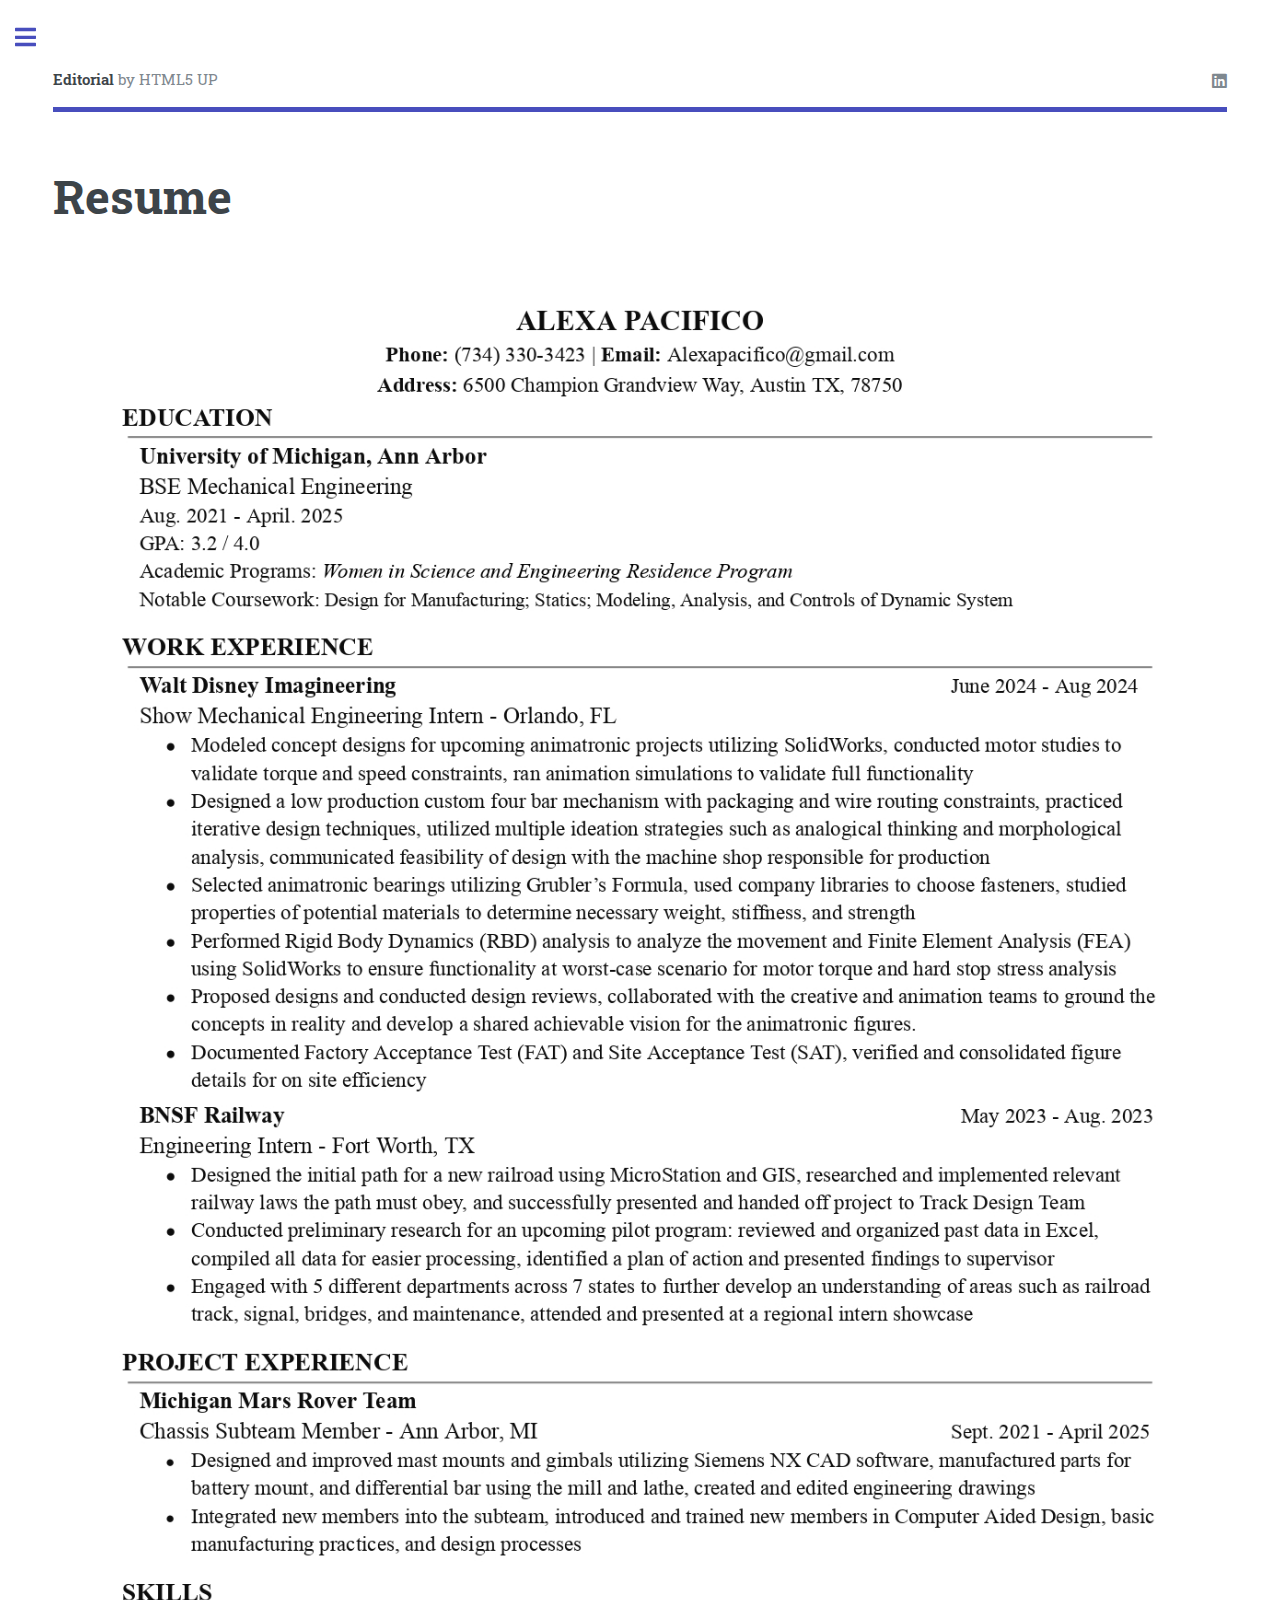
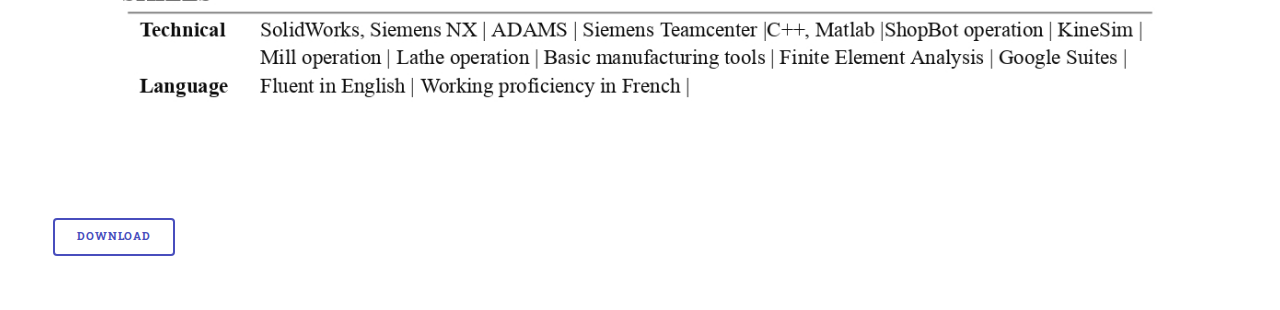
<file: resume.html>
<!DOCTYPE HTML>
<!--
	Editorial by HTML5 UP
	html5up.net | @ajlkn
	Free for personal and commercial use under the CCA 3.0 license (html5up.net/license)
-->
<html>
	<head>
		<title>Alexa's Portfolio - Resume</title>
		<meta charset="utf-8" />
		<meta name="viewport" content="width=device-width, initial-scale=1, user-scalable=no" />
		<link rel="stylesheet" href="assets/css/main.css" />
	</head>
	<body class="is-preload">

		<!-- Wrapper -->
			<div id="wrapper">

				<!-- Main -->
					<div id="main">
						<div class="inner">

							<!-- Header -->
								<header id="header">
									<a href="index.html" class="logo"><strong>Editorial</strong> by HTML5 UP</a>
									<ul class="icons">
										<!--<li><a href="" class="icon brands fa-twitter"><span class="label">Twitter</span></a></li> -->
										<!-- <li><a href="#" class="icon brands fa-facebook-f"><span class="label">Facebook</span></a></li> -->
										<!-- <li><a href="#" class="icon brands fa-snapchat-ghost"><span class="label">Snapchat</span></a></li> -->
										<!-- <li><a href="#" class="icon brands fa-instagram"><span class="label">Instagram</span></a></li> -->
										<li><a href="https://www.linkedin.com/in/alexa-pacifico-399a3b176/" class="icon brands fa-linkedin"><span class="label">Medium</span></a></li>
									</ul>
								</header>

							<!-- Content -->
								<section>
									<header class="main">
										<h1>Resume</h1>
										
									</header>
                                        <span class="image fit"><img src="images/2025_Alexa_Pacifico_Resume_page-0001.jpg" alt="" /></span>

                                        <ul class="actions">
											<li><a class="button big" href="images/2025_Alexa_Pacifico_Resume.pdf" target="_blank">Download</a></li>
										</ul>

                                    <!--  
                                    <h2>Contact Me</h2>
									    <p></p>

									<hr class="major" />

													<form method="post" action="#">
														<div class="row gtr-uniform">
															<div class="col-6 col-12-xsmall">
																<input type="text" name="demo-name" id="demo-name" value="" placeholder="Name" />
															</div>
															<div class="col-6 col-12-xsmall">
																<input type="email" name="demo-email" id="demo-email" value="" placeholder="Email" />
															</div>
                                                            <div class="col-12">
																<textarea name="demo-message" id="demo-message" placeholder="Enter your message" rows="6"></textarea>
															</div>
															
															<div class="col-12">
																<ul class="actions">
																	<li><input type="submit" value="Send Message" class="primary" /></li>
																	<li><input type="reset" value="Reset" /></li>
																</ul>
															</div>
														</div>
													</form>
                                                    -->

								

									

									

									
								</section>

						</div>
					</div>

						<!-- Sidebar -->
					<div id="sidebar">
						<div class="inner">

							<!-- Search -->
								<section id="search" class="alt">
									<form method="post" action="#">
										<input type="text" name="query" id="query" placeholder="Search" />
									</form>
								</section>

							<!-- Menu -->
								<nav id="menu">
									<header class="major">
										<h2>Menu</h2>
									</header>
									<ul>
										<li><a href="index.html">Homepage</a></li>
										
										<li>
											<span class="opener">Projects</span>
											<ul>
												<li><a href="Dolphin.html">Dolphin Enrichment Device</a></li>
												<li><a href="disney.html">Disney Animatronic Design</a></li>
												<li><a href="250.html">Cube Lifting Robot</a></li>
												<li><a href="350.html">Four Bar Linkage Light Game</a></li>
												<li><a href="495.html">Bottle Rocket Predicitve Landing Design</a></li>
												<li><a href="blender.html">Hand Blender Manufacturing Redesign</a></li>
												<li><a href="const.html">Construction Aid</a></li>
												<li><a href="mrover.html">Mast Mounting Clamp</a></li>
											</ul>
										</li>
										<!-- <li><a href="generic.html">Generic</a></li> -->
										<!-- <li><a href="elements.html">Elements</a></li> -->
										<li><a href="resume.html">Resume</a></li>
										<li>
										
									</ul>
								</nav>

							<!-- Section -->
								<section>
									<header class="major">
										<h2>Highlights</h2>
									</header>
									<div class="mini-posts">
										<article>
											<a href="Dolphin.html" class="image"><img src="images/dolphin_CAD.jpg" alt="" /></a>
											<p> <b>Senior Capstone Project - Dolphin Enrichment Device.</b> Client facing project, full electro-mechanical design cycle from problem definition to verification 
											</p>
											
										</article>
										<article>
											<a href="disney.html" class="image"><img src="images/disney_pic.jpg" alt="" /></a>
											<p><b>Walt Disney Imagineering Internship </b> Animatronic design, from concept to 30% design review. Solidworks modeling.</p>
										</article>
										<article>
											<a href="495.html" class="image"><img src="images/rocket_body.jpg" alt="" /></a>
											<p><b>Bottle Rocket</b> developing a reusable rocket that can land in a predetermined location and creating an emperical model in Matlab to predict the launch</p>
										</article>
									</div>
									<ul class="actions">
										<li><a href="#projects" class="button">More</a></li>
									</ul>
								</section>

							<!-- Section -->
								<section>
									<header class="major">
										<h2>Get in touch</h2>
									</header>
									<p>I am currently open to work and would love to hear about any opportunities. Please do not hesitate to reach out!</p>
									<ul class="contact">
										<li class="icon solid fa-home">Currently based in Austin, Tx<br />
										<li class="icon solid fa-envelope"><a href="mailto:https://mail.google.com/mail/?view=cm&fs=1&to=alexapacifico@gmail.com&su=subject_here&body=body_here">alexapacifico@gmail.com</a></li>
										<li class="icon solid fa-phone">(734) 330 - 3423</li>
										
									</ul>
								</section>
							<!-- Footer -->
								<footer id="footer">
									<p class="copyright">&copy; Untitled. All rights reserved. Demo Images: <a href="https://unsplash.com">Unsplash</a>. Design: <a href="https://html5up.net">HTML5 UP</a>.</p>
								</footer>

						</div>
					</div>

			</div>

		<!-- Scripts -->
			<script src="assets/js/jquery.min.js"></script>
			<script src="assets/js/browser.min.js"></script>
			<script src="assets/js/breakpoints.min.js"></script>
			<script src="assets/js/util.js"></script>
			<script src="assets/js/main.js"></script>

	</body>
</html>
</file>
<file: assets/css/main.css>
@import url(fontawesome-all.min.css);
@import url("https://fonts.googleapis.com/css?family=Open+Sans:400,600,400italic,600italic|Roboto+Slab:400,700");
/*
	Editorial by HTML5 UP
	html5up.net | @ajlkn
	Free for personal and commercial use under the CCA 3.0 license (html5up.net/license)
*/
html, body, div, span, applet, object,
iframe, h1, h2, h3, h4, h5, h6, p, blockquote,
pre, a, abbr, acronym, address, big, cite,
code, del, dfn, em, img, ins, kbd, q, s, samp,
small, strike, strong, sub, sup, tt, var, b,
u, i, center, dl, dt, dd, ol, ul, li, fieldset,
form, label, legend, table, caption, tbody,
tfoot, thead, tr, th, td, article, aside,
canvas, details, embed, figure, figcaption,
footer, header, hgroup, menu, nav, output, ruby,
section, summary, time, mark, audio, video {
  margin: 0;
  padding: 0;
  border: 0;
  font-size: 100%;
  font: inherit;
  vertical-align: baseline; }

article, aside, details, figcaption, figure,
footer, header, hgroup, menu, nav, section {
  display: block; }

body {
  line-height: 1; }

ol, ul {
  list-style: none; }

blockquote, q {
  quotes: none; }
  blockquote:before, blockquote:after, q:before, q:after {
    content: '';
    content: none; }

table {
  border-collapse: collapse;
  border-spacing: 0; }

body {
  -webkit-text-size-adjust: none; }

mark {
  background-color: transparent;
  color: inherit; }

input::-moz-focus-inner {
  border: 0;
  padding: 0; }

input, select, textarea {
  -moz-appearance: none;
  -webkit-appearance: none;
  -ms-appearance: none;
  appearance: none; }

/* Basic */
@-ms-viewport {
  width: device-width; }

body {
  -ms-overflow-style: scrollbar; }

@media screen and (max-width: 480px) {
  html, body {
    min-width: 320px; } }

html {
  box-sizing: border-box; }

*, *:before, *:after {
  box-sizing: inherit; }

body {
  background: #ffffff; }
  body.is-preload *, body.is-preload *:before, body.is-preload *:after, body.is-resizing *, body.is-resizing *:before, body.is-resizing *:after {
    -moz-animation: none !important;
    -webkit-animation: none !important;
    -ms-animation: none !important;
    animation: none !important;
    -moz-transition: none !important;
    -webkit-transition: none !important;
    -ms-transition: none !important;
    transition: none !important; }

/* Type */
body, input, select, textarea {
  color: #7f888f;
  font-family: "Open Sans", sans-serif;
  font-size: 13pt;
  font-weight: 400;
  line-height: 1.65; }
  @media screen and (max-width: 1680px) {
    body, input, select, textarea {
      font-size: 11pt; } }
  @media screen and (max-width: 1280px) {
    body, input, select, textarea {
      font-size: 10pt; } }
  @media screen and (max-width: 360px) {
    body, input, select, textarea {
      font-size: 9pt; } }

a {
  -moz-transition: color 0.2s ease-in-out, border-bottom-color 0.2s ease-in-out;
  -webkit-transition: color 0.2s ease-in-out, border-bottom-color 0.2s ease-in-out;
  -ms-transition: color 0.2s ease-in-out, border-bottom-color 0.2s ease-in-out;
  transition: color 0.2s ease-in-out, border-bottom-color 0.2s ease-in-out;
  border-bottom: dotted 1px;
  color: #484ebd;
  text-decoration: none; }
  a:hover {
    border-bottom-color: #484ebd;
    color: #484ebd !important; }
    a:hover strong {
      color: inherit; }

strong, b {
  color: #3d4449;
  font-weight: 600; }

em, i {
  font-style: italic; }

p {
  margin: 0 0 2em 0; }

h1, h2, h3, h4, h5, h6 {
  color: #3d4449;
  font-family: "Roboto Slab", serif;
  font-weight: 700;
  line-height: 1.5;
  margin: 0 0 1em 0; }
  h1 a, h2 a, h3 a, h4 a, h5 a, h6 a {
    color: inherit;
    text-decoration: none;
    border-bottom: 0; }

h1 {
  font-size: 4em;
  margin: 0 0 0.5em 0;
  line-height: 1.3; }

h2 {
  font-size: 1.75em; }

h3 {
  font-size: 1.25em; }

h4 {
  font-size: 1.1em; }

h5 {
  font-size: 0.9em; }

h6 {
  font-size: 0.7em; }

@media screen and (max-width: 1680px) {
  h1 {
    font-size: 3.5em; } }

@media screen and (max-width: 980px) {
  h1 {
    font-size: 3.25em; } }

@media screen and (max-width: 736px) {
  h1 {
    font-size: 2em;
    line-height: 1.4; }
  h2 {
    font-size: 1.5em; } }

sub {
  font-size: 0.8em;
  position: relative;
  top: 0.5em; }

sup {
  font-size: 0.8em;
  position: relative;
  top: -0.5em; }

blockquote {
  border-left: solid 3px rgba(210, 215, 217, 0.75);
  font-style: italic;
  margin: 0 0 2em 0;
  padding: 0.5em 0 0.5em 2em; }

code {
  background: rgba(230, 235, 237, 0.25);
  border-radius: 0.375em;
  border: solid 1px rgba(210, 215, 217, 0.75);
  font-family: "Courier New", monospace;
  font-size: 0.9em;
  margin: 0 0.25em;
  padding: 0.25em 0.65em; }

pre {
  -webkit-overflow-scrolling: touch;
  font-family: "Courier New", monospace;
  font-size: 0.9em;
  margin: 0 0 2em 0; }
  pre code {
    display: block;
    line-height: 1.75;
    padding: 1em 1.5em;
    overflow-x: auto; }

hr {
  border: 0;
  border-bottom: solid 1px rgba(210, 215, 217, 0.75);
  margin: 2em 0; }
  hr.major {
    margin: 3em 0; }

.align-left {
  text-align: left; }

.align-center {
  text-align: center; }

.align-right {
  text-align: right; }

/* Row */
.row {
  display: flex;
  flex-wrap: wrap;
  box-sizing: border-box;
  align-items: stretch; }
  .row > * {
    box-sizing: border-box; }
  .row.gtr-uniform > * > :last-child {
    margin-bottom: 0; }
  .row.aln-left {
    justify-content: flex-start; }
  .row.aln-center {
    justify-content: center; }
  .row.aln-right {
    justify-content: flex-end; }
  .row.aln-top {
    align-items: flex-start; }
  .row.aln-middle {
    align-items: center; }
  .row.aln-bottom {
    align-items: flex-end; }
  .row > .imp {
    order: -1; }
  .row > .col-1 {
    width: 8.33333%; }
  .row > .off-1 {
    margin-left: 8.33333%; }
  .row > .col-2 {
    width: 16.66667%; }
  .row > .off-2 {
    margin-left: 16.66667%; }
  .row > .col-3 {
    width: 25%; }
  .row > .off-3 {
    margin-left: 25%; }
  .row > .col-4 {
    width: 33.33333%; }
  .row > .off-4 {
    margin-left: 33.33333%; }
  .row > .col-5 {
    width: 41.66667%; }
  .row > .off-5 {
    margin-left: 41.66667%; }
  .row > .col-6 {
    width: 50%; }
  .row > .off-6 {
    margin-left: 50%; }
  .row > .col-7 {
    width: 58.33333%; }
  .row > .off-7 {
    margin-left: 58.33333%; }
  .row > .col-8 {
    width: 66.66667%; }
  .row > .off-8 {
    margin-left: 66.66667%; }
  .row > .col-9 {
    width: 75%; }
  .row > .off-9 {
    margin-left: 75%; }
  .row > .col-10 {
    width: 83.33333%; }
  .row > .off-10 {
    margin-left: 83.33333%; }
  .row > .col-11 {
    width: 91.66667%; }
  .row > .off-11 {
    margin-left: 91.66667%; }
  .row > .col-12 {
    width: 100%; }
  .row > .off-12 {
    margin-left: 100%; }
  .row.gtr-0 {
    margin-top: 0;
    margin-left: 0em; }
    .row.gtr-0 > * {
      padding: 0 0 0 0em; }
    .row.gtr-0.gtr-uniform {
      margin-top: 0em; }
      .row.gtr-0.gtr-uniform > * {
        padding-top: 0em; }
  .row.gtr-25 {
    margin-top: 0;
    margin-left: -0.375em; }
    .row.gtr-25 > * {
      padding: 0 0 0 0.375em; }
    .row.gtr-25.gtr-uniform {
      margin-top: -0.375em; }
      .row.gtr-25.gtr-uniform > * {
        padding-top: 0.375em; }
  .row.gtr-50 {
    margin-top: 0;
    margin-left: -0.75em; }
    .row.gtr-50 > * {
      padding: 0 0 0 0.75em; }
    .row.gtr-50.gtr-uniform {
      margin-top: -0.75em; }
      .row.gtr-50.gtr-uniform > * {
        padding-top: 0.75em; }
  .row {
    margin-top: 0;
    margin-left: -1.5em; }
    .row > * {
      padding: 0 0 0 1.5em; }
    .row.gtr-uniform {
      margin-top: -1.5em; }
      .row.gtr-uniform > * {
        padding-top: 1.5em; }
  .row.gtr-150 {
    margin-top: 0;
    margin-left: -2.25em; }
    .row.gtr-150 > * {
      padding: 0 0 0 2.25em; }
    .row.gtr-150.gtr-uniform {
      margin-top: -2.25em; }
      .row.gtr-150.gtr-uniform > * {
        padding-top: 2.25em; }
  .row.gtr-200 {
    margin-top: 0;
    margin-left: -3em; }
    .row.gtr-200 > * {
      padding: 0 0 0 3em; }
    .row.gtr-200.gtr-uniform {
      margin-top: -3em; }
      .row.gtr-200.gtr-uniform > * {
        padding-top: 3em; }
  @media screen and (max-width: 1680px) {
    .row {
      display: flex;
      flex-wrap: wrap;
      box-sizing: border-box;
      align-items: stretch; }
      .row > * {
        box-sizing: border-box; }
      .row.gtr-uniform > * > :last-child {
        margin-bottom: 0; }
      .row.aln-left {
        justify-content: flex-start; }
      .row.aln-center {
        justify-content: center; }
      .row.aln-right {
        justify-content: flex-end; }
      .row.aln-top {
        align-items: flex-start; }
      .row.aln-middle {
        align-items: center; }
      .row.aln-bottom {
        align-items: flex-end; }
      .row > .imp-xlarge {
        order: -1; }
      .row > .col-1-xlarge {
        width: 8.33333%; }
      .row > .off-1-xlarge {
        margin-left: 8.33333%; }
      .row > .col-2-xlarge {
        width: 16.66667%; }
      .row > .off-2-xlarge {
        margin-left: 16.66667%; }
      .row > .col-3-xlarge {
        width: 25%; }
      .row > .off-3-xlarge {
        margin-left: 25%; }
      .row > .col-4-xlarge {
        width: 33.33333%; }
      .row > .off-4-xlarge {
        margin-left: 33.33333%; }
      .row > .col-5-xlarge {
        width: 41.66667%; }
      .row > .off-5-xlarge {
        margin-left: 41.66667%; }
      .row > .col-6-xlarge {
        width: 50%; }
      .row > .off-6-xlarge {
        margin-left: 50%; }
      .row > .col-7-xlarge {
        width: 58.33333%; }
      .row > .off-7-xlarge {
        margin-left: 58.33333%; }
      .row > .col-8-xlarge {
        width: 66.66667%; }
      .row > .off-8-xlarge {
        margin-left: 66.66667%; }
      .row > .col-9-xlarge {
        width: 75%; }
      .row > .off-9-xlarge {
        margin-left: 75%; }
      .row > .col-10-xlarge {
        width: 83.33333%; }
      .row > .off-10-xlarge {
        margin-left: 83.33333%; }
      .row > .col-11-xlarge {
        width: 91.66667%; }
      .row > .off-11-xlarge {
        margin-left: 91.66667%; }
      .row > .col-12-xlarge {
        width: 100%; }
      .row > .off-12-xlarge {
        margin-left: 100%; }
      .row.gtr-0 {
        margin-top: 0;
        margin-left: 0em; }
        .row.gtr-0 > * {
          padding: 0 0 0 0em; }
        .row.gtr-0.gtr-uniform {
          margin-top: 0em; }
          .row.gtr-0.gtr-uniform > * {
            padding-top: 0em; }
      .row.gtr-25 {
        margin-top: 0;
        margin-left: -0.375em; }
        .row.gtr-25 > * {
          padding: 0 0 0 0.375em; }
        .row.gtr-25.gtr-uniform {
          margin-top: -0.375em; }
          .row.gtr-25.gtr-uniform > * {
            padding-top: 0.375em; }
      .row.gtr-50 {
        margin-top: 0;
        margin-left: -0.75em; }
        .row.gtr-50 > * {
          padding: 0 0 0 0.75em; }
        .row.gtr-50.gtr-uniform {
          margin-top: -0.75em; }
          .row.gtr-50.gtr-uniform > * {
            padding-top: 0.75em; }
      .row {
        margin-top: 0;
        margin-left: -1.5em; }
        .row > * {
          padding: 0 0 0 1.5em; }
        .row.gtr-uniform {
          margin-top: -1.5em; }
          .row.gtr-uniform > * {
            padding-top: 1.5em; }
      .row.gtr-150 {
        margin-top: 0;
        margin-left: -2.25em; }
        .row.gtr-150 > * {
          padding: 0 0 0 2.25em; }
        .row.gtr-150.gtr-uniform {
          margin-top: -2.25em; }
          .row.gtr-150.gtr-uniform > * {
            padding-top: 2.25em; }
      .row.gtr-200 {
        margin-top: 0;
        margin-left: -3em; }
        .row.gtr-200 > * {
          padding: 0 0 0 3em; }
        .row.gtr-200.gtr-uniform {
          margin-top: -3em; }
          .row.gtr-200.gtr-uniform > * {
            padding-top: 3em; } }
  @media screen and (max-width: 1280px) {
    .row {
      display: flex;
      flex-wrap: wrap;
      box-sizing: border-box;
      align-items: stretch; }
      .row > * {
        box-sizing: border-box; }
      .row.gtr-uniform > * > :last-child {
        margin-bottom: 0; }
      .row.aln-left {
        justify-content: flex-start; }
      .row.aln-center {
        justify-content: center; }
      .row.aln-right {
        justify-content: flex-end; }
      .row.aln-top {
        align-items: flex-start; }
      .row.aln-middle {
        align-items: center; }
      .row.aln-bottom {
        align-items: flex-end; }
      .row > .imp-large {
        order: -1; }
      .row > .col-1-large {
        width: 8.33333%; }
      .row > .off-1-large {
        margin-left: 8.33333%; }
      .row > .col-2-large {
        width: 16.66667%; }
      .row > .off-2-large {
        margin-left: 16.66667%; }
      .row > .col-3-large {
        width: 25%; }
      .row > .off-3-large {
        margin-left: 25%; }
      .row > .col-4-large {
        width: 33.33333%; }
      .row > .off-4-large {
        margin-left: 33.33333%; }
      .row > .col-5-large {
        width: 41.66667%; }
      .row > .off-5-large {
        margin-left: 41.66667%; }
      .row > .col-6-large {
        width: 50%; }
      .row > .off-6-large {
        margin-left: 50%; }
      .row > .col-7-large {
        width: 58.33333%; }
      .row > .off-7-large {
        margin-left: 58.33333%; }
      .row > .col-8-large {
        width: 66.66667%; }
      .row > .off-8-large {
        margin-left: 66.66667%; }
      .row > .col-9-large {
        width: 75%; }
      .row > .off-9-large {
        margin-left: 75%; }
      .row > .col-10-large {
        width: 83.33333%; }
      .row > .off-10-large {
        margin-left: 83.33333%; }
      .row > .col-11-large {
        width: 91.66667%; }
      .row > .off-11-large {
        margin-left: 91.66667%; }
      .row > .col-12-large {
        width: 100%; }
      .row > .off-12-large {
        margin-left: 100%; }
      .row.gtr-0 {
        margin-top: 0;
        margin-left: 0em; }
        .row.gtr-0 > * {
          padding: 0 0 0 0em; }
        .row.gtr-0.gtr-uniform {
          margin-top: 0em; }
          .row.gtr-0.gtr-uniform > * {
            padding-top: 0em; }
      .row.gtr-25 {
        margin-top: 0;
        margin-left: -0.375em; }
        .row.gtr-25 > * {
          padding: 0 0 0 0.375em; }
        .row.gtr-25.gtr-uniform {
          margin-top: -0.375em; }
          .row.gtr-25.gtr-uniform > * {
            padding-top: 0.375em; }
      .row.gtr-50 {
        margin-top: 0;
        margin-left: -0.75em; }
        .row.gtr-50 > * {
          padding: 0 0 0 0.75em; }
        .row.gtr-50.gtr-uniform {
          margin-top: -0.75em; }
          .row.gtr-50.gtr-uniform > * {
            padding-top: 0.75em; }
      .row {
        margin-top: 0;
        margin-left: -1.5em; }
        .row > * {
          padding: 0 0 0 1.5em; }
        .row.gtr-uniform {
          margin-top: -1.5em; }
          .row.gtr-uniform > * {
            padding-top: 1.5em; }
      .row.gtr-150 {
        margin-top: 0;
        margin-left: -2.25em; }
        .row.gtr-150 > * {
          padding: 0 0 0 2.25em; }
        .row.gtr-150.gtr-uniform {
          margin-top: -2.25em; }
          .row.gtr-150.gtr-uniform > * {
            padding-top: 2.25em; }
      .row.gtr-200 {
        margin-top: 0;
        margin-left: -3em; }
        .row.gtr-200 > * {
          padding: 0 0 0 3em; }
        .row.gtr-200.gtr-uniform {
          margin-top: -3em; }
          .row.gtr-200.gtr-uniform > * {
            padding-top: 3em; } }
  @media screen and (max-width: 980px) {
    .row {
      display: flex;
      flex-wrap: wrap;
      box-sizing: border-box;
      align-items: stretch; }
      .row > * {
        box-sizing: border-box; }
      .row.gtr-uniform > * > :last-child {
        margin-bottom: 0; }
      .row.aln-left {
        justify-content: flex-start; }
      .row.aln-center {
        justify-content: center; }
      .row.aln-right {
        justify-content: flex-end; }
      .row.aln-top {
        align-items: flex-start; }
      .row.aln-middle {
        align-items: center; }
      .row.aln-bottom {
        align-items: flex-end; }
      .row > .imp-medium {
        order: -1; }
      .row > .col-1-medium {
        width: 8.33333%; }
      .row > .off-1-medium {
        margin-left: 8.33333%; }
      .row > .col-2-medium {
        width: 16.66667%; }
      .row > .off-2-medium {
        margin-left: 16.66667%; }
      .row > .col-3-medium {
        width: 25%; }
      .row > .off-3-medium {
        margin-left: 25%; }
      .row > .col-4-medium {
        width: 33.33333%; }
      .row > .off-4-medium {
        margin-left: 33.33333%; }
      .row > .col-5-medium {
        width: 41.66667%; }
      .row > .off-5-medium {
        margin-left: 41.66667%; }
      .row > .col-6-medium {
        width: 50%; }
      .row > .off-6-medium {
        margin-left: 50%; }
      .row > .col-7-medium {
        width: 58.33333%; }
      .row > .off-7-medium {
        margin-left: 58.33333%; }
      .row > .col-8-medium {
        width: 66.66667%; }
      .row > .off-8-medium {
        margin-left: 66.66667%; }
      .row > .col-9-medium {
        width: 75%; }
      .row > .off-9-medium {
        margin-left: 75%; }
      .row > .col-10-medium {
        width: 83.33333%; }
      .row > .off-10-medium {
        margin-left: 83.33333%; }
      .row > .col-11-medium {
        width: 91.66667%; }
      .row > .off-11-medium {
        margin-left: 91.66667%; }
      .row > .col-12-medium {
        width: 100%; }
      .row > .off-12-medium {
        margin-left: 100%; }
      .row.gtr-0 {
        margin-top: 0;
        margin-left: 0em; }
        .row.gtr-0 > * {
          padding: 0 0 0 0em; }
        .row.gtr-0.gtr-uniform {
          margin-top: 0em; }
          .row.gtr-0.gtr-uniform > * {
            padding-top: 0em; }
      .row.gtr-25 {
        margin-top: 0;
        margin-left: -0.375em; }
        .row.gtr-25 > * {
          padding: 0 0 0 0.375em; }
        .row.gtr-25.gtr-uniform {
          margin-top: -0.375em; }
          .row.gtr-25.gtr-uniform > * {
            padding-top: 0.375em; }
      .row.gtr-50 {
        margin-top: 0;
        margin-left: -0.75em; }
        .row.gtr-50 > * {
          padding: 0 0 0 0.75em; }
        .row.gtr-50.gtr-uniform {
          margin-top: -0.75em; }
          .row.gtr-50.gtr-uniform > * {
            padding-top: 0.75em; }
      .row {
        margin-top: 0;
        margin-left: -1.5em; }
        .row > * {
          padding: 0 0 0 1.5em; }
        .row.gtr-uniform {
          margin-top: -1.5em; }
          .row.gtr-uniform > * {
            padding-top: 1.5em; }
      .row.gtr-150 {
        margin-top: 0;
        margin-left: -2.25em; }
        .row.gtr-150 > * {
          padding: 0 0 0 2.25em; }
        .row.gtr-150.gtr-uniform {
          margin-top: -2.25em; }
          .row.gtr-150.gtr-uniform > * {
            padding-top: 2.25em; }
      .row.gtr-200 {
        margin-top: 0;
        margin-left: -3em; }
        .row.gtr-200 > * {
          padding: 0 0 0 3em; }
        .row.gtr-200.gtr-uniform {
          margin-top: -3em; }
          .row.gtr-200.gtr-uniform > * {
            padding-top: 3em; } }
  @media screen and (max-width: 736px) {
    .row {
      display: flex;
      flex-wrap: wrap;
      box-sizing: border-box;
      align-items: stretch; }
      .row > * {
        box-sizing: border-box; }
      .row.gtr-uniform > * > :last-child {
        margin-bottom: 0; }
      .row.aln-left {
        justify-content: flex-start; }
      .row.aln-center {
        justify-content: center; }
      .row.aln-right {
        justify-content: flex-end; }
      .row.aln-top {
        align-items: flex-start; }
      .row.aln-middle {
        align-items: center; }
      .row.aln-bottom {
        align-items: flex-end; }
      .row > .imp-small {
        order: -1; }
      .row > .col-1-small {
        width: 8.33333%; }
      .row > .off-1-small {
        margin-left: 8.33333%; }
      .row > .col-2-small {
        width: 16.66667%; }
      .row > .off-2-small {
        margin-left: 16.66667%; }
      .row > .col-3-small {
        width: 25%; }
      .row > .off-3-small {
        margin-left: 25%; }
      .row > .col-4-small {
        width: 33.33333%; }
      .row > .off-4-small {
        margin-left: 33.33333%; }
      .row > .col-5-small {
        width: 41.66667%; }
      .row > .off-5-small {
        margin-left: 41.66667%; }
      .row > .col-6-small {
        width: 50%; }
      .row > .off-6-small {
        margin-left: 50%; }
      .row > .col-7-small {
        width: 58.33333%; }
      .row > .off-7-small {
        margin-left: 58.33333%; }
      .row > .col-8-small {
        width: 66.66667%; }
      .row > .off-8-small {
        margin-left: 66.66667%; }
      .row > .col-9-small {
        width: 75%; }
      .row > .off-9-small {
        margin-left: 75%; }
      .row > .col-10-small {
        width: 83.33333%; }
      .row > .off-10-small {
        margin-left: 83.33333%; }
      .row > .col-11-small {
        width: 91.66667%; }
      .row > .off-11-small {
        margin-left: 91.66667%; }
      .row > .col-12-small {
        width: 100%; }
      .row > .off-12-small {
        margin-left: 100%; }
      .row.gtr-0 {
        margin-top: 0;
        margin-left: 0em; }
        .row.gtr-0 > * {
          padding: 0 0 0 0em; }
        .row.gtr-0.gtr-uniform {
          margin-top: 0em; }
          .row.gtr-0.gtr-uniform > * {
            padding-top: 0em; }
      .row.gtr-25 {
        margin-top: 0;
        margin-left: -0.375em; }
        .row.gtr-25 > * {
          padding: 0 0 0 0.375em; }
        .row.gtr-25.gtr-uniform {
          margin-top: -0.375em; }
          .row.gtr-25.gtr-uniform > * {
            padding-top: 0.375em; }
      .row.gtr-50 {
        margin-top: 0;
        margin-left: -0.75em; }
        .row.gtr-50 > * {
          padding: 0 0 0 0.75em; }
        .row.gtr-50.gtr-uniform {
          margin-top: -0.75em; }
          .row.gtr-50.gtr-uniform > * {
            padding-top: 0.75em; }
      .row {
        margin-top: 0;
        margin-left: -1.5em; }
        .row > * {
          padding: 0 0 0 1.5em; }
        .row.gtr-uniform {
          margin-top: -1.5em; }
          .row.gtr-uniform > * {
            padding-top: 1.5em; }
      .row.gtr-150 {
        margin-top: 0;
        margin-left: -2.25em; }
        .row.gtr-150 > * {
          padding: 0 0 0 2.25em; }
        .row.gtr-150.gtr-uniform {
          margin-top: -2.25em; }
          .row.gtr-150.gtr-uniform > * {
            padding-top: 2.25em; }
      .row.gtr-200 {
        margin-top: 0;
        margin-left: -3em; }
        .row.gtr-200 > * {
          padding: 0 0 0 3em; }
        .row.gtr-200.gtr-uniform {
          margin-top: -3em; }
          .row.gtr-200.gtr-uniform > * {
            padding-top: 3em; } }
  @media screen and (max-width: 480px) {
    .row {
      display: flex;
      flex-wrap: wrap;
      box-sizing: border-box;
      align-items: stretch; }
      .row > * {
        box-sizing: border-box; }
      .row.gtr-uniform > * > :last-child {
        margin-bottom: 0; }
      .row.aln-left {
        justify-content: flex-start; }
      .row.aln-center {
        justify-content: center; }
      .row.aln-right {
        justify-content: flex-end; }
      .row.aln-top {
        align-items: flex-start; }
      .row.aln-middle {
        align-items: center; }
      .row.aln-bottom {
        align-items: flex-end; }
      .row > .imp-xsmall {
        order: -1; }
      .row > .col-1-xsmall {
        width: 8.33333%; }
      .row > .off-1-xsmall {
        margin-left: 8.33333%; }
      .row > .col-2-xsmall {
        width: 16.66667%; }
      .row > .off-2-xsmall {
        margin-left: 16.66667%; }
      .row > .col-3-xsmall {
        width: 25%; }
      .row > .off-3-xsmall {
        margin-left: 25%; }
      .row > .col-4-xsmall {
        width: 33.33333%; }
      .row > .off-4-xsmall {
        margin-left: 33.33333%; }
      .row > .col-5-xsmall {
        width: 41.66667%; }
      .row > .off-5-xsmall {
        margin-left: 41.66667%; }
      .row > .col-6-xsmall {
        width: 50%; }
      .row > .off-6-xsmall {
        margin-left: 50%; }
      .row > .col-7-xsmall {
        width: 58.33333%; }
      .row > .off-7-xsmall {
        margin-left: 58.33333%; }
      .row > .col-8-xsmall {
        width: 66.66667%; }
      .row > .off-8-xsmall {
        margin-left: 66.66667%; }
      .row > .col-9-xsmall {
        width: 75%; }
      .row > .off-9-xsmall {
        margin-left: 75%; }
      .row > .col-10-xsmall {
        width: 83.33333%; }
      .row > .off-10-xsmall {
        margin-left: 83.33333%; }
      .row > .col-11-xsmall {
        width: 91.66667%; }
      .row > .off-11-xsmall {
        margin-left: 91.66667%; }
      .row > .col-12-xsmall {
        width: 100%; }
      .row > .off-12-xsmall {
        margin-left: 100%; }
      .row.gtr-0 {
        margin-top: 0;
        margin-left: 0em; }
        .row.gtr-0 > * {
          padding: 0 0 0 0em; }
        .row.gtr-0.gtr-uniform {
          margin-top: 0em; }
          .row.gtr-0.gtr-uniform > * {
            padding-top: 0em; }
      .row.gtr-25 {
        margin-top: 0;
        margin-left: -0.375em; }
        .row.gtr-25 > * {
          padding: 0 0 0 0.375em; }
        .row.gtr-25.gtr-uniform {
          margin-top: -0.375em; }
          .row.gtr-25.gtr-uniform > * {
            padding-top: 0.375em; }
      .row.gtr-50 {
        margin-top: 0;
        margin-left: -0.75em; }
        .row.gtr-50 > * {
          padding: 0 0 0 0.75em; }
        .row.gtr-50.gtr-uniform {
          margin-top: -0.75em; }
          .row.gtr-50.gtr-uniform > * {
            padding-top: 0.75em; }
      .row {
        margin-top: 0;
        margin-left: -1.5em; }
        .row > * {
          padding: 0 0 0 1.5em; }
        .row.gtr-uniform {
          margin-top: -1.5em; }
          .row.gtr-uniform > * {
            padding-top: 1.5em; }
      .row.gtr-150 {
        margin-top: 0;
        margin-left: -2.25em; }
        .row.gtr-150 > * {
          padding: 0 0 0 2.25em; }
        .row.gtr-150.gtr-uniform {
          margin-top: -2.25em; }
          .row.gtr-150.gtr-uniform > * {
            padding-top: 2.25em; }
      .row.gtr-200 {
        margin-top: 0;
        margin-left: -3em; }
        .row.gtr-200 > * {
          padding: 0 0 0 3em; }
        .row.gtr-200.gtr-uniform {
          margin-top: -3em; }
          .row.gtr-200.gtr-uniform > * {
            padding-top: 3em; } }

/* Section/Article */
section.special, article.special {
  text-align: center; }

header p {
  font-family: "Roboto Slab", serif;
  font-size: 1em;
  font-weight: 400;
  letter-spacing: 0.075em;
  margin-top: -0.5em;
  text-transform: uppercase; }

header.major > :last-child {
  border-bottom: solid 3px #484ebd;
  display: inline-block;
  margin: 0 0 2em 0;
  padding: 0 0.75em 0.5em 0; }

header.main > :last-child {
  margin: 0 0 1em 0; }

/* Form */
form {
  margin: 0 0 2em 0; }

label {
  color: #3d4449;
  display: block;
  font-size: 0.9em;
  font-weight: 600;
  margin: 0 0 1em 0; }

input[type="text"],
input[type="password"],
input[type="email"],
input[type="tel"],
input[type="search"],
input[type="url"],
select,
textarea {
  -moz-appearance: none;
  -webkit-appearance: none;
  -ms-appearance: none;
  appearance: none;
  background: #ffffff;
  border-radius: 0.375em;
  border: none;
  border: solid 1px rgba(210, 215, 217, 0.75);
  color: inherit;
  display: block;
  outline: 0;
  padding: 0 1em;
  text-decoration: none;
  width: 100%; }
  input[type="text"]:invalid,
  input[type="password"]:invalid,
  input[type="email"]:invalid,
  input[type="tel"]:invalid,
  input[type="search"]:invalid,
  input[type="url"]:invalid,
  select:invalid,
  textarea:invalid {
    box-shadow: none; }
  input[type="text"]:focus,
  input[type="password"]:focus,
  input[type="email"]:focus,
  input[type="tel"]:focus,
  input[type="search"]:focus,
  input[type="url"]:focus,
  select:focus,
  textarea:focus {
    border-color: #484ebd;
    box-shadow: 0 0 0 1px #484ebd; }

select {
  background-image: url("data:image/svg+xml;charset=utf8,%3Csvg xmlns='http://www.w3.org/2000/svg' width='40' height='40' preserveAspectRatio='none' viewBox='0 0 40 40'%3E%3Cpath d='M9.4,12.3l10.4,10.4l10.4-10.4c0.2-0.2,0.5-0.4,0.9-0.4c0.3,0,0.6,0.1,0.9,0.4l3.3,3.3c0.2,0.2,0.4,0.5,0.4,0.9 c0,0.4-0.1,0.6-0.4,0.9L20.7,31.9c-0.2,0.2-0.5,0.4-0.9,0.4c-0.3,0-0.6-0.1-0.9-0.4L4.3,17.3c-0.2-0.2-0.4-0.5-0.4-0.9 c0-0.4,0.1-0.6,0.4-0.9l3.3-3.3c0.2-0.2,0.5-0.4,0.9-0.4S9.1,12.1,9.4,12.3z' fill='rgba(210, 215, 217, 0.75)' /%3E%3C/svg%3E");
  background-size: 1.25em;
  background-repeat: no-repeat;
  background-position: calc(100% - 1em) center;
  height: 2.75em;
  padding-right: 2.75em;
  text-overflow: ellipsis; }
  select option {
    color: #3d4449;
    background: #ffffff; }
  select:focus::-ms-value {
    background-color: transparent; }
  select::-ms-expand {
    display: none; }

input[type="text"],
input[type="password"],
input[type="email"],
input[type="tel"],
input[type="search"],
input[type="url"],
select {
  height: 2.75em; }

textarea {
  padding: 0.75em 1em; }

input[type="checkbox"],
input[type="radio"] {
  -moz-appearance: none;
  -webkit-appearance: none;
  -ms-appearance: none;
  appearance: none;
  display: block;
  float: left;
  margin-right: -2em;
  opacity: 0;
  width: 1em;
  z-index: -1; }
  input[type="checkbox"] + label,
  input[type="radio"] + label {
    text-decoration: none;
    color: #7f888f;
    cursor: pointer;
    display: inline-block;
    font-size: 1em;
    font-weight: 400;
    padding-left: 2.4em;
    padding-right: 0.75em;
    position: relative; }
    input[type="checkbox"] + label:before,
    input[type="radio"] + label:before {
      -moz-osx-font-smoothing: grayscale;
      -webkit-font-smoothing: antialiased;
      display: inline-block;
      font-style: normal;
      font-variant: normal;
      text-rendering: auto;
      line-height: 1;
      text-transform: none !important;
      font-family: 'Font Awesome 5 Free';
      font-weight: 900; }
    input[type="checkbox"] + label:before,
    input[type="radio"] + label:before {
      background: #ffffff;
      border-radius: 0.375em;
      border: solid 1px rgba(210, 215, 217, 0.75);
      content: '';
      display: inline-block;
      font-size: 0.8em;
      height: 2.0625em;
      left: 0;
      line-height: 2.0625em;
      position: absolute;
      text-align: center;
      top: 0;
      width: 2.0625em; }
  input[type="checkbox"]:checked + label:before,
  input[type="radio"]:checked + label:before {
    background: #3d4449;
    border-color: #3d4449;
    color: #ffffff;
    content: '\f00c'; }
  input[type="checkbox"]:focus + label:before,
  input[type="radio"]:focus + label:before {
    border-color: #484ebd;
    box-shadow: 0 0 0 1px #484ebd; }

input[type="checkbox"] + label:before {
  border-radius: 0.375em; }

input[type="radio"] + label:before {
  border-radius: 100%; }

::-webkit-input-placeholder {
  color: #9fa3a6 !important;
  opacity: 1.0; }

:-moz-placeholder {
  color: #9fa3a6 !important;
  opacity: 1.0; }

::-moz-placeholder {
  color: #9fa3a6 !important;
  opacity: 1.0; }

:-ms-input-placeholder {
  color: #9fa3a6 !important;
  opacity: 1.0; }

/* Box */
.box {
  border-radius: 0.375em;
  border: solid 1px rgba(210, 215, 217, 0.75);
  margin-bottom: 2em;
  padding: 1.5em; }
  .box > :last-child,
  .box > :last-child > :last-child,
  .box > :last-child > :last-child > :last-child {
    margin-bottom: 0; }
  .box.alt {
    border: 0;
    border-radius: 0;
    padding: 0; }

/* Icon */
.icon {
  text-decoration: none;
  border-bottom: none;
  position: relative; }
  .icon:before {
    -moz-osx-font-smoothing: grayscale;
    -webkit-font-smoothing: antialiased;
    display: inline-block;
    font-style: normal;
    font-variant: normal;
    text-rendering: auto;
    line-height: 1;
    text-transform: none !important;
    font-family: 'Font Awesome 5 Free';
    font-weight: 400; }
  .icon > .label {
    display: none; }
  .icon:before {
    line-height: inherit; }
  .icon.solid:before {
    font-weight: 900; }
  .icon.brands:before {
    font-family: 'Font Awesome 5 Brands'; }

/* Image */
.image {
  border-radius: 0.375em;
  border: 0;
  display: inline-block;
  position: relative; }
  .image img {
    border-radius: 0.375em;
    display: block; }
  .image.left, .image.right {
    max-width: 40%; }
    .image.left img, .image.right img {
      width: 100%; }
  .image.left {
    float: left;
    padding: 0 1.5em 1em 0;
    top: 0.25em; }
  .image.right {
    float: right;
    padding: 0 0 1em 1.5em;
    top: 0.25em; }
  .image.fit {
    display: block;
    margin: 0 0 2em 0;
    width: 100%; }
    .image.fit img {
      width: 100%; }
  .image.main {
    display: block;
    margin: 0 0 3em 0;
    width: 100%; }
    .image.main img {
      width: 100%; }

a.image {
  overflow: hidden; }
  a.image img {
    -moz-transition: -moz-transform 0.2s ease;
    -webkit-transition: -webkit-transform 0.2s ease;
    -ms-transition: -ms-transform 0.2s ease;
    transition: transform 0.2s ease; }
  a.image:hover img {
    -moz-transform: scale(1.075);
    -webkit-transform: scale(1.075);
    -ms-transform: scale(1.075);
    transform: scale(1.075); }

/* List */
ol {
  list-style: decimal;
  margin: 0 0 2em 0;
  padding-left: 1.25em; }
  ol li {
    padding-left: 0.25em; }

ul {
  list-style: disc;
  margin: 0 0 2em 0;
  padding-left: 1em; }
  ul li {
    padding-left: 0.5em; }
  ul.alt {
    list-style: none;
    padding-left: 0; }
    ul.alt li {
      border-top: solid 1px rgba(210, 215, 217, 0.75);
      padding: 0.5em 0; }
      ul.alt li:first-child {
        border-top: 0;
        padding-top: 0; }

dl {
  margin: 0 0 2em 0; }
  dl dt {
    display: block;
    font-weight: 600;
    margin: 0 0 1em 0; }
  dl dd {
    margin-left: 2em; }

/* Actions */
ul.actions {
  display: -moz-flex;
  display: -webkit-flex;
  display: -ms-flex;
  display: flex;
  cursor: default;
  list-style: none;
  margin-left: -1em;
  padding-left: 0; }
  ul.actions li {
    padding: 0 0 0 1em;
    vertical-align: middle; }
  ul.actions.special {
    -moz-justify-content: center;
    -webkit-justify-content: center;
    -ms-justify-content: center;
    justify-content: center;
    width: 100%;
    margin-left: 0; }
    ul.actions.special li:first-child {
      padding-left: 0; }
  ul.actions.stacked {
    -moz-flex-direction: column;
    -webkit-flex-direction: column;
    -ms-flex-direction: column;
    flex-direction: column;
    margin-left: 0; }
    ul.actions.stacked li {
      padding: 1.3em 0 0 0; }
      ul.actions.stacked li:first-child {
        padding-top: 0; }
  ul.actions.fit {
    width: calc(100% + 1em); }
    ul.actions.fit li {
      -moz-flex-grow: 1;
      -webkit-flex-grow: 1;
      -ms-flex-grow: 1;
      flex-grow: 1;
      -moz-flex-shrink: 1;
      -webkit-flex-shrink: 1;
      -ms-flex-shrink: 1;
      flex-shrink: 1;
      width: 100%; }
      ul.actions.fit li > * {
        width: 100%; }
    ul.actions.fit.stacked {
      width: 100%; }

/* Icons */
ul.icons {
  cursor: default;
  list-style: none;
  padding-left: 0; }
  ul.icons li {
    display: inline-block;
    padding: 0 1em 0 0; }
    ul.icons li:last-child {
      padding-right: 0; }
    ul.icons li .icon {
      color: inherit; }
      ul.icons li .icon:before {
        font-size: 1.25em; }

/* Contact */
ul.contact {
  list-style: none;
  padding: 0; }
  ul.contact li {
    text-decoration: none;
    border-top: solid 1px rgba(210, 215, 217, 0.75);
    margin: 1.5em 0 0 0;
    padding: 1.5em 0 0 3em;
    position: relative; }
    ul.contact li:before {
      -moz-osx-font-smoothing: grayscale;
      -webkit-font-smoothing: antialiased;
      display: inline-block;
      font-style: normal;
      font-variant: normal;
      text-rendering: auto;
      line-height: 1;
      text-transform: none !important;
      font-family: 'Font Awesome 5 Free';
      font-weight: 400; }
    ul.contact li:before {
      color: #484ebd;
      display: inline-block;
      font-size: 1.5em;
      height: 1.125em;
      left: 0;
      line-height: 1.125em;
      position: absolute;
      text-align: center;
      top: 1em;
      width: 1.5em; }
    ul.contact li:first-child {
      border-top: 0;
      margin-top: 0;
      padding-top: 0; }
      ul.contact li:first-child:before {
        top: 0; }
    ul.contact li a {
      color: inherit; }

/* Pagination */
ul.pagination {
  cursor: default;
  list-style: none;
  padding-left: 0; }
  ul.pagination li {
    display: inline-block;
    padding-left: 0;
    vertical-align: middle; }
    ul.pagination li > .page {
      -moz-transition: background-color 0.2s ease-in-out, color 0.2s ease-in-out;
      -webkit-transition: background-color 0.2s ease-in-out, color 0.2s ease-in-out;
      -ms-transition: background-color 0.2s ease-in-out, color 0.2s ease-in-out;
      transition: background-color 0.2s ease-in-out, color 0.2s ease-in-out;
      border-bottom: 0;
      border-radius: 0.375em;
      display: inline-block;
      font-size: 0.8em;
      font-weight: 600;
      height: 2em;
      line-height: 2em;
      margin: 0 0.125em;
      min-width: 2em;
      padding: 0 0.5em;
      text-align: center; }
      ul.pagination li > .page.active {
        background-color: #484ebd;
        color: #ffffff !important; }
        ul.pagination li > .page.active:hover {
          background-color: #f67878; }
        ul.pagination li > .page.active:active {
          background-color: #f45c5c; }
    ul.pagination li:first-child {
      padding-right: 0.75em; }
    ul.pagination li:last-child {
      padding-left: 0.75em; }
  @media screen and (max-width: 480px) {
    ul.pagination li:nth-child(n+2):nth-last-child(n+2) {
      display: none; }
    ul.pagination li:first-child {
      padding-right: 0; } }

/* Table */
.table-wrapper {
  -webkit-overflow-scrolling: touch;
  overflow-x: auto; }

table {
  margin: 0 0 2em 0;
  width: 100%; }
  table tbody tr {
    border: solid 1px rgba(210, 215, 217, 0.75);
    border-left: 0;
    border-right: 0; }
    table tbody tr:nth-child(2n + 1) {
      background-color: rgba(230, 235, 237, 0.25); }
  table td {
    padding: 0.75em 0.75em; }
  table th {
    color: #3d4449;
    font-size: 0.9em;
    font-weight: 600;
    padding: 0 0.75em 0.75em 0.75em;
    text-align: left; }
  table thead {
    border-bottom: solid 2px rgba(210, 215, 217, 0.75); }
  table tfoot {
    border-top: solid 2px rgba(210, 215, 217, 0.75); }
  table.alt {
    border-collapse: separate; }
    table.alt tbody tr td {
      border: solid 1px rgba(210, 215, 217, 0.75);
      border-left-width: 0;
      border-top-width: 0; }
      table.alt tbody tr td:first-child {
        border-left-width: 1px; }
    table.alt tbody tr:first-child td {
      border-top-width: 1px; }
    table.alt thead {
      border-bottom: 0; }
    table.alt tfoot {
      border-top: 0; }

/* Button */
input[type="submit"],
input[type="reset"],
input[type="button"],
button,
.button {
  -moz-appearance: none;
  -webkit-appearance: none;
  -ms-appearance: none;
  appearance: none;
  -moz-transition: background-color 0.2s ease-in-out, color 0.2s ease-in-out;
  -webkit-transition: background-color 0.2s ease-in-out, color 0.2s ease-in-out;
  -ms-transition: background-color 0.2s ease-in-out, color 0.2s ease-in-out;
  transition: background-color 0.2s ease-in-out, color 0.2s ease-in-out;
  background-color: transparent;
  border-radius: 0.375em;
  border: 0;
  box-shadow: inset 0 0 0 2px #484ebd;
  color: #484ebd !important;
  cursor: pointer;
  display: inline-block;
  font-family: "Roboto Slab", serif;
  font-size: 0.8em;
  font-weight: 700;
  height: 3.5em;
  letter-spacing: 0.075em;
  line-height: 3.5em;
  padding: 0 2.25em;
  text-align: center;
  text-decoration: none;
  text-transform: uppercase;
  white-space: nowrap; }
  input[type="submit"]:hover,
  input[type="reset"]:hover,
  input[type="button"]:hover,
  button:hover,
  .button:hover {
    background-color: rgba(245, 106, 106, 0.05); }
  input[type="submit"]:active,
  input[type="reset"]:active,
  input[type="button"]:active,
  button:active,
  .button:active {
    background-color: rgba(245, 106, 106, 0.15); }
  input[type="submit"].icon:before,
  input[type="reset"].icon:before,
  input[type="button"].icon:before,
  button.icon:before,
  .button.icon:before {
    margin-right: 0.5em; }
  input[type="submit"].fit,
  input[type="reset"].fit,
  input[type="button"].fit,
  button.fit,
  .button.fit {
    width: 100%; }
  input[type="submit"].small,
  input[type="reset"].small,
  input[type="button"].small,
  button.small,
  .button.small {
    font-size: 0.6em; }
  input[type="submit"].large,
  input[type="reset"].large,
  input[type="button"].large,
  button.large,
  .button.large {
    font-size: 1em;
    height: 3.65em;
    line-height: 3.65em; }
  input[type="submit"].primary,
  input[type="reset"].primary,
  input[type="button"].primary,
  button.primary,
  .button.primary {
    background-color: #484ebd;
    box-shadow: none;
    color: #ffffff !important; }
    input[type="submit"].primary:hover,
    input[type="reset"].primary:hover,
    input[type="button"].primary:hover,
    button.primary:hover,
    .button.primary:hover {
      background-color: #f67878; }
    input[type="submit"].primary:active,
    input[type="reset"].primary:active,
    input[type="button"].primary:active,
    button.primary:active,
    .button.primary:active {
      background-color: #f45c5c; }
  input[type="submit"].disabled, input[type="submit"]:disabled,
  input[type="reset"].disabled,
  input[type="reset"]:disabled,
  input[type="button"].disabled,
  input[type="button"]:disabled,
  button.disabled,
  button:disabled,
  .button.disabled,
  .button:disabled {
    pointer-events: none;
    opacity: 0.25; }

/* Mini Posts */
.mini-posts article {
  border-top: solid 1px rgba(28, 99, 126, 0.75);
  margin-top: 2em;
  padding-top: 2em; }
  .mini-posts article .image {
    display: block;
    margin: 0 0 1.5em 0; }
    .mini-posts article .image img {
      display: block;
      width: 100%; }
  .mini-posts article:first-child {
    border-top: 0;
    margin-top: 0;
    padding-top: 0; }

/* Features */
.features {
  display: -moz-flex;
  display: -webkit-flex;
  display: -ms-flex;
  display: flex;
  -moz-flex-wrap: wrap;
  -webkit-flex-wrap: wrap;
  -ms-flex-wrap: wrap;
  flex-wrap: wrap;
  margin: 0 0 2em -3em;
  width: calc(100% + 3em); }
  .features article {
    -moz-align-items: center;
    -webkit-align-items: center;
    -ms-align-items: center;
    align-items: center;
    display: -moz-flex;
    display: -webkit-flex;
    display: -ms-flex;
    display: flex;
    margin: 0 0 3em 3em;
    position: relative;
    width: calc(50% - 3em); }
    .features article:nth-child(2n - 1) {
      margin-right: 1.5em; }
    .features article:nth-child(2n) {
      margin-left: 1.5em; }
    .features article:nth-last-child(1), .features article:nth-last-child(2) {
      margin-bottom: 0; }
    .features article .icon {
      -moz-flex-grow: 0;
      -webkit-flex-grow: 0;
      -ms-flex-grow: 0;
      flex-grow: 0;
      -moz-flex-shrink: 0;
      -webkit-flex-shrink: 0;
      -ms-flex-shrink: 0;
      flex-shrink: 0;
      display: block;
      height: 10em;
      line-height: 10em;
      margin: 0 2em 0 0;
      text-align: center;
      width: 10em; }
      .features article .icon:before {
        color: #484ebd;
        font-size: 2.75rem;
        position: relative;
        top: 0.05em; }
      .features article .icon:after {
        -moz-transform: rotate(45deg);
        -webkit-transform: rotate(45deg);
        -ms-transform: rotate(45deg);
        transform: rotate(45deg);
        border-radius: 0.25rem;
        border: solid 2px rgba(210, 215, 217, 0.75);
        content: '';
        display: block;
        height: 7em;
        left: 50%;
        margin: -3.5em 0 0 -3.5em;
        position: absolute;
        top: 50%;
        width: 7em; }
    .features article .content {
      -moz-flex-grow: 1;
      -webkit-flex-grow: 1;
      -ms-flex-grow: 1;
      flex-grow: 1;
      -moz-flex-shrink: 1;
      -webkit-flex-shrink: 1;
      -ms-flex-shrink: 1;
      flex-shrink: 1;
      width: 100%; }
      .features article .content > :last-child {
        margin-bottom: 0; }
  @media screen and (max-width: 980px) {
    .features {
      margin: 0 0 2em 0;
      width: 100%; }
      .features article {
        margin: 0 0 3em 0;
        width: 100%; }
        .features article:nth-child(2n - 1) {
          margin-right: 0; }
        .features article:nth-child(2n) {
          margin-left: 0; }
        .features article:nth-last-child(1), .features article:nth-last-child(2) {
          margin-bottom: 3em; }
        .features article:last-child {
          margin-bottom: 0; }
        .features article .icon {
          height: 8em;
          line-height: 8em;
          width: 8em; }
          .features article .icon:before {
            font-size: 2.25rem; }
          .features article .icon:after {
            height: 6em;
            margin: -3em 0 0 -3em;
            width: 6em; } }
  @media screen and (max-width: 480px) {
    .features article {
      -moz-flex-direction: column;
      -webkit-flex-direction: column;
      -ms-flex-direction: column;
      flex-direction: column;
      -moz-align-items: -moz-flex-start;
      -webkit-align-items: -webkit-flex-start;
      -ms-align-items: -ms-flex-start;
      align-items: flex-start; }
      .features article .icon {
        height: 6em;
        line-height: 6em;
        margin: 0 0 1.5em 0;
        width: 6em; }
        .features article .icon:before {
          font-size: 1.5rem; }
        .features article .icon:after {
          height: 4em;
          margin: -2em 0 0 -2em;
          width: 4em; } }
  @media screen and (max-width: 480px) {
    .features article .icon:before {
      font-size: 1.25rem; } }

/* Posts */
.posts {
  display: -moz-flex;
  display: -webkit-flex;
  display: -ms-flex;
  display: flex;
  -moz-flex-wrap: wrap;
  -webkit-flex-wrap: wrap;
  -ms-flex-wrap: wrap;
  flex-wrap: wrap;
  margin: 0 0 2em -6em;
  width: calc(100% + 6em); }
  .posts article {
    -moz-flex-grow: 0;
    -webkit-flex-grow: 0;
    -ms-flex-grow: 0;
    flex-grow: 0;
    -moz-flex-shrink: 1;
    -webkit-flex-shrink: 1;
    -ms-flex-shrink: 1;
    flex-shrink: 1;
    margin: 0 0 6em 6em;
    position: relative;
    width: calc(33.33333% - 6em); }
    .posts article:before {
      background: rgba(210, 215, 217, 0.75);
      content: '';
      display: block;
      height: calc(100% + 6em);
      left: -3em;
      position: absolute;
      top: 0;
      width: 1px; }
    .posts article:after {
      background: rgba(210, 215, 217, 0.75);
      bottom: -3em;
      content: '';
      display: block;
      height: 1px;
      position: absolute;
      right: 0;
      width: calc(100% + 6em); }
    .posts article > :last-child {
      margin-bottom: 0; }
    .posts article .image {
      display: block;
      margin: 0 0 2em 0; }
      .posts article .image img {
        display: block;
        width: 100%; }
  @media screen and (min-width: 1681px) {
    .posts article:nth-child(3n + 1):before {
      display: none; }
    .posts article:nth-child(3n + 1):after {
      width: 100%; }
    .posts article:nth-last-child(1), .posts article:nth-last-child(2), .posts article:nth-last-child(3) {
      margin-bottom: 0; }
      .posts article:nth-last-child(1):before, .posts article:nth-last-child(2):before, .posts article:nth-last-child(3):before {
        height: 100%; }
      .posts article:nth-last-child(1):after, .posts article:nth-last-child(2):after, .posts article:nth-last-child(3):after {
        display: none; } }
  @media screen and (max-width: 1680px) {
    .posts article {
      width: calc(50% - 6em); }
      .posts article:nth-last-child(3) {
        margin-bottom: 6em; } }
  @media screen and (min-width: 481px) and (max-width: 1680px) {
    .posts article:nth-child(2n + 1):before {
      display: none; }
    .posts article:nth-child(2n + 1):after {
      width: 100%; }
    .posts article:nth-last-child(1), .posts article:nth-last-child(2) {
      margin-bottom: 0; }
      .posts article:nth-last-child(1):before, .posts article:nth-last-child(2):before {
        height: 100%; }
      .posts article:nth-last-child(1):after, .posts article:nth-last-child(2):after {
        display: none; } }
  @media screen and (max-width: 736px) {
    .posts {
      margin: 0 0 2em -4.5em;
      width: calc(100% + 4.5em); }
      .posts article {
        margin: 0 0 4.5em 4.5em;
        width: calc(50% - 4.5em); }
        .posts article:before {
          height: calc(100% + 4.5em);
          left: -2.25em; }
        .posts article:after {
          bottom: -2.25em;
          width: calc(100% + 4.5em); }
        .posts article:nth-last-child(3) {
          margin-bottom: 4.5em; } }
  @media screen and (max-width: 480px) {
    .posts {
      margin: 0 0 2em 0;
      width: 100%; }
      .posts article {
        margin: 0 0 4.5em 0;
        width: 100%; }
        .posts article:before {
          display: none; }
        .posts article:after {
          width: 100%; }
        .posts article:last-child {
          margin-bottom: 0; }
          .posts article:last-child:after {
            display: none; } }

/* Wrapper */
#wrapper {
  display: -moz-flex;
  display: -webkit-flex;
  display: -ms-flex;
  display: flex;
  -moz-flex-direction: row-reverse;
  -webkit-flex-direction: row-reverse;
  -ms-flex-direction: row-reverse;
  flex-direction: row-reverse;
  min-height: 100vh; }

/* Main */
#main {
  -moz-flex-grow: 1;
  -webkit-flex-grow: 1;
  -ms-flex-grow: 1;
  flex-grow: 1;
  -moz-flex-shrink: 1;
  -webkit-flex-shrink: 1;
  -ms-flex-shrink: 1;
  flex-shrink: 1;
  width: 100%; }
  #main > .inner {
    padding: 0 6em 0.1em 6em ;
    margin: 0 auto;
    max-width: 110em; }
    #main > .inner > section {
      padding: 6em 0 4em 0 ;
      border-top: solid 2px rgba(210, 215, 217, 0.75); }
      #main > .inner > section:first-of-type {
        border-top: 0 !important; }
  @media screen and (max-width: 1680px) {
    #main > .inner {
      padding: 0 5em 0.1em 5em ; }
      #main > .inner > section {
        padding: 5em 0 3em 0 ; } }
  @media screen and (max-width: 1280px) {
    #main > .inner {
      padding: 0 4em 0.1em 4em ; }
      #main > .inner > section {
        padding: 4em 0 2em 0 ; } }
  @media screen and (max-width: 736px) {
    #main > .inner {
      padding: 0 2em 0.1em 2em ; }
      #main > .inner > section {
        padding: 3em 0 1em 0 ; } }

/* Sidebar */
#search form {
  text-decoration: none;
  position: relative; }
  #search form:before {
    -moz-osx-font-smoothing: grayscale;
    -webkit-font-smoothing: antialiased;
    display: inline-block;
    font-style: normal;
    font-variant: normal;
    text-rendering: auto;
    line-height: 1;
    text-transform: none !important;
    font-family: 'Font Awesome 5 Free';
    font-weight: 900; }
  #search form:before {
    -moz-transform: scaleX(-1);
    -webkit-transform: scaleX(-1);
    -ms-transform: scaleX(-1);
    transform: scaleX(-1);
    color: #7f888f;
    content: '\f002';
    cursor: default;
    display: block;
    font-size: 1.5em;
    height: 2em;
    line-height: 2em;
    opacity: 0.325;
    position: absolute;
    right: 0;
    text-align: center;
    top: 0;
    width: 2em; }
  #search form input[type="text"] {
    padding-right: 2.75em; }

#sidebar {
  -moz-flex-grow: 0;
  -webkit-flex-grow: 0;
  -ms-flex-grow: 0;
  flex-grow: 0;
  -moz-flex-shrink: 0;
  -webkit-flex-shrink: 0;
  -ms-flex-shrink: 0;
  flex-shrink: 0;
  -moz-transition: margin-left 0.5s ease, box-shadow 0.5s ease;
  -webkit-transition: margin-left 0.5s ease, box-shadow 0.5s ease;
  -ms-transition: margin-left 0.5s ease, box-shadow 0.5s ease;
  transition: margin-left 0.5s ease, box-shadow 0.5s ease;
  background-color: #f5f6f7;
  font-size: 0.9em;
  position: relative;
  width: 26em; }
  #sidebar h2 {
    font-size: 1.38889em; }
  #sidebar > .inner {
    padding: 2.22222em 2.22222em 2.44444em 2.22222em ;
    position: relative;
    width: 26em; }
    #sidebar > .inner > * {
      border-bottom: solid 2px rgba(210, 215, 217, 0.75);
      margin: 0 0 3.5em 0;
      padding: 0 0 3.5em 0; }
      #sidebar > .inner > * > :last-child {
        margin-bottom: 0; }
      #sidebar > .inner > *:last-child {
        border-bottom: 0;
        margin-bottom: 0;
        padding-bottom: 0; }
    #sidebar > .inner > .alt {
      background-color: #eff1f2;
      border-bottom: 0;
      margin: -2.22222em 0 4.44444em -2.22222em;
      padding: 2.22222em;
      width: calc(100% + 4.44444em); }
  #sidebar .toggle {
    text-decoration: none;
    -moz-transition: left 0.5s ease;
    -webkit-transition: left 0.5s ease;
    -ms-transition: left 0.5s ease;
    transition: left 0.5s ease;
    -webkit-tap-highlight-color: rgba(255, 255, 255, 0);
    border: 0;
    display: block;
    height: 7.5em;
    left: 26em;
    line-height: 7.5em;
    outline: 0;
    overflow: hidden;
    position: absolute;
    text-align: center;
    text-indent: -15em;
    white-space: nowrap;
    top: 0;
    width: 6em;
    z-index: 10000; }
    #sidebar .toggle:before {
      -moz-osx-font-smoothing: grayscale;
      -webkit-font-smoothing: antialiased;
      display: inline-block;
      font-style: normal;
      font-variant: normal;
      text-rendering: auto;
      line-height: 1;
      text-transform: none !important;
      font-family: 'Font Awesome 5 Free';
      font-weight: 900; }
    #sidebar .toggle:before {
      content: '\f0c9';
      font-size: 2rem;
      height: inherit;
      left: 0;
      line-height: inherit;
      position: absolute;
      text-indent: 0;
      top: 0;
      width: inherit; }
  #sidebar.inactive {
    margin-left: -26em; }
  @media screen and (max-width: 1680px) {
    #sidebar {
      width: 24em; }
      #sidebar > .inner {
        padding: 1.66667em 1.66667em 1.33333em 1.66667em ;
        width: 24em; }
        #sidebar > .inner > .alt {
          margin: -1.66667em 0 3.33333em -1.66667em;
          padding: 1.66667em;
          width: calc(100% + 3.33333em); }
      #sidebar .toggle {
        height: 6.25em;
        left: 24em;
        line-height: 6.25em;
        text-indent: 5em;
        width: 5em; }
        #sidebar .toggle:before {
          font-size: 1.5rem; }
      #sidebar.inactive {
        margin-left: -24em; } }
  @media screen and (max-width: 1280px) {
    #sidebar {
      box-shadow: 0 0 5em 0 rgba(0, 0, 0, 0.175);
      height: 100%;
      left: 0;
      position: fixed;
      top: 0;
      z-index: 10000; }
      #sidebar.inactive {
        box-shadow: none; }
      #sidebar > .inner {
        -webkit-overflow-scrolling: touch;
        height: 100%;
        left: 0;
        overflow-x: hidden;
        overflow-y: auto;
        position: absolute;
        top: 0; }
        #sidebar > .inner:after {
          content: '';
          display: block;
          height: 4em;
          width: 100%; }
      #sidebar .toggle {
        text-indent: 6em;
        width: 6em; }
        #sidebar .toggle:before {
          font-size: 1.5rem;
          margin-left: -0.4375em; }
      body.is-preload #sidebar {
        display: none; } }
  @media screen and (max-width: 736px) {
    #sidebar .toggle {
      text-indent: 7.25em;
      width: 7.25em; }
      #sidebar .toggle:before {
        color: #7f888f;
        margin-left: -0.0625em;
        margin-top: -0.25em;
        font-size: 1.1rem;
        z-index: 1; }
      #sidebar .toggle:after {
        background: rgba(222, 225, 226, 0.75);
        border-radius: 0.375em;
        content: '';
        height: 3.5em;
        left: 1em;
        position: absolute;
        top: 1em;
        width: 5em; } }

/* Header */
#header {
  display: -moz-flex;
  display: -webkit-flex;
  display: -ms-flex;
  display: flex;
  border-bottom: solid 5px #484ebd;
  padding: 6em 0 1em 0;
  position: relative; }
  #header > * {
    -moz-flex: 1;
    -webkit-flex: 1;
    -ms-flex: 1;
    flex: 1;
    margin-bottom: 0; }
  #header .logo {
    border-bottom: 0;
    color: inherit;
    font-family: "Roboto Slab", serif;
    font-size: 1.125em; }
  #header .icons {
    text-align: right; }
  @media screen and (max-width: 1680px) {
    #header {
      padding-top: 5em; } }
  @media screen and (max-width: 736px) {
    #header {
      padding-top: 6.5em; }
      #header .logo {
        font-size: 1.25em;
        margin: 0; }
      #header .icons {
        height: 5em;
        line-height: 5em;
        position: absolute;
        right: -0.5em;
        top: 0; } }

/* Banner */
#banner {
  padding: 6em 0 4em 0 ;
  display: -moz-flex;
  display: -webkit-flex;
  display: -ms-flex;
  display: flex; }
  #banner h1 {
    margin-top: -0.125em; }
  #banner .content {
    -moz-flex-grow: 1;
    -webkit-flex-grow: 1;
    -ms-flex-grow: 1;
    flex-grow: 1;
    -moz-flex-shrink: 1;
    -webkit-flex-shrink: 1;
    -ms-flex-shrink: 1;
    flex-shrink: 1;
    width: 50%; }
  #banner .image {
    -moz-flex-grow: 0;
    -webkit-flex-grow: 0;
    -ms-flex-grow: 0;
    flex-grow: 0;
    -moz-flex-shrink: 0;
    -webkit-flex-shrink: 0;
    -ms-flex-shrink: 0;
    flex-shrink: 0;
    display: block;
    margin: 0 0 2em 4em;
    width: 50%; }
    #banner .image img {
      height: 100%;
      -moz-object-fit: cover;
      -webkit-object-fit: cover;
      -ms-object-fit: cover;
      object-fit: cover;
      -moz-object-position: center;
      -webkit-object-position: center;
      -ms-object-position: center;
      object-position: center;
      width: 100%; }
  @media screen and (orientation: portrait) {
    #banner {
      -moz-flex-direction: column-reverse;
      -webkit-flex-direction: column-reverse;
      -ms-flex-direction: column-reverse;
      flex-direction: column-reverse; }
      #banner h1 br {
        display: none; }
      #banner .content {
        -moz-flex-grow: 0;
        -webkit-flex-grow: 0;
        -ms-flex-grow: 0;
        flex-grow: 0;
        -moz-flex-shrink: 0;
        -webkit-flex-shrink: 0;
        -ms-flex-shrink: 0;
        flex-shrink: 0;
        width: 100%; }
      #banner .image {
        -moz-flex-grow: 0;
        -webkit-flex-grow: 0;
        -ms-flex-grow: 0;
        flex-grow: 0;
        -moz-flex-shrink: 0;
        -webkit-flex-shrink: 0;
        -ms-flex-shrink: 0;
        flex-shrink: 0;
        margin: 0 0 4em 0;
        height: 25em;
        max-height: 50vh;
        min-height: 18em;
        width: 100%; } }
  @media screen and (orientation: portrait) and (max-width: 480px) {
    #banner .image {
      max-height: 35vh; } }

/* Footer */
#footer .copyright {
  color: #9fa3a6;
  font-size: 0.9em; }
  #footer .copyright a {
    color: inherit; }

/* Menu */
#menu ul {
  -moz-user-select: none;
  -webkit-user-select: none;
  -ms-user-select: none;
  user-select: none;
  color: #3d4449;
  font-family: "Roboto Slab", serif;
  font-weight: 400;
  letter-spacing: 0.075em;
  list-style: none;
  margin-bottom: 0;
  padding: 0;
  text-transform: uppercase; }
  #menu ul a, #menu ul span {
    border-bottom: 0;
    color: inherit;
    cursor: pointer;
    display: block;
    font-size: 0.9em;
    padding: 0.625em 0; }
    #menu ul a:hover, #menu ul span:hover {
      color: #484ebd; }
    #menu ul a.opener, #menu ul span.opener {
      -moz-transition: color 0.2s ease-in-out;
      -webkit-transition: color 0.2s ease-in-out;
      -ms-transition: color 0.2s ease-in-out;
      transition: color 0.2s ease-in-out;
      text-decoration: none;
      -webkit-tap-highlight-color: rgba(255, 255, 255, 0);
      position: relative; }
      #menu ul a.opener:before, #menu ul span.opener:before {
        -moz-osx-font-smoothing: grayscale;
        -webkit-font-smoothing: antialiased;
        display: inline-block;
        font-style: normal;
        font-variant: normal;
        text-rendering: auto;
        line-height: 1;
        text-transform: none !important;
        font-family: 'Font Awesome 5 Free';
        font-weight: 900; }
      #menu ul a.opener:before, #menu ul span.opener:before {
        -moz-transition: color 0.2s ease-in-out, -moz-transform 0.2s ease-in-out;
        -webkit-transition: color 0.2s ease-in-out, -webkit-transform 0.2s ease-in-out;
        -ms-transition: color 0.2s ease-in-out, -ms-transform 0.2s ease-in-out;
        transition: color 0.2s ease-in-out, transform 0.2s ease-in-out;
        color: #9fa3a6;
        content: '\f078';
        position: absolute;
        right: 0; }
      #menu ul a.opener:hover:before, #menu ul span.opener:hover:before {
        color: #484ebd; }
      #menu ul a.opener.active + ul, #menu ul span.opener.active + ul {
        display: block; }
      #menu ul a.opener.active:before, #menu ul span.opener.active:before {
        -moz-transform: rotate(-180deg);
        -webkit-transform: rotate(-180deg);
        -ms-transform: rotate(-180deg);
        transform: rotate(-180deg); }

#menu > ul > li {
  border-top: solid 1px rgba(210, 215, 217, 0.75);
  margin: 0.5em 0 0 0;
  padding: 0.5em 0 0 0; }
  #menu > ul > li > ul {
    color: #9fa3a6;
    display: none;
    margin: 0.5em 0 1.5em 0;
    padding-left: 1em; }
    #menu > ul > li > ul a, #menu > ul > li > ul span {
      font-size: 0.8em; }
    #menu > ul > li > ul > li {
      margin: 0.125em 0 0 0;
      padding: 0.125em 0 0 0; }
  #menu > ul > li:first-child {
    border-top: 0;
    margin-top: 0;
    padding-top: 0; }
</file>
